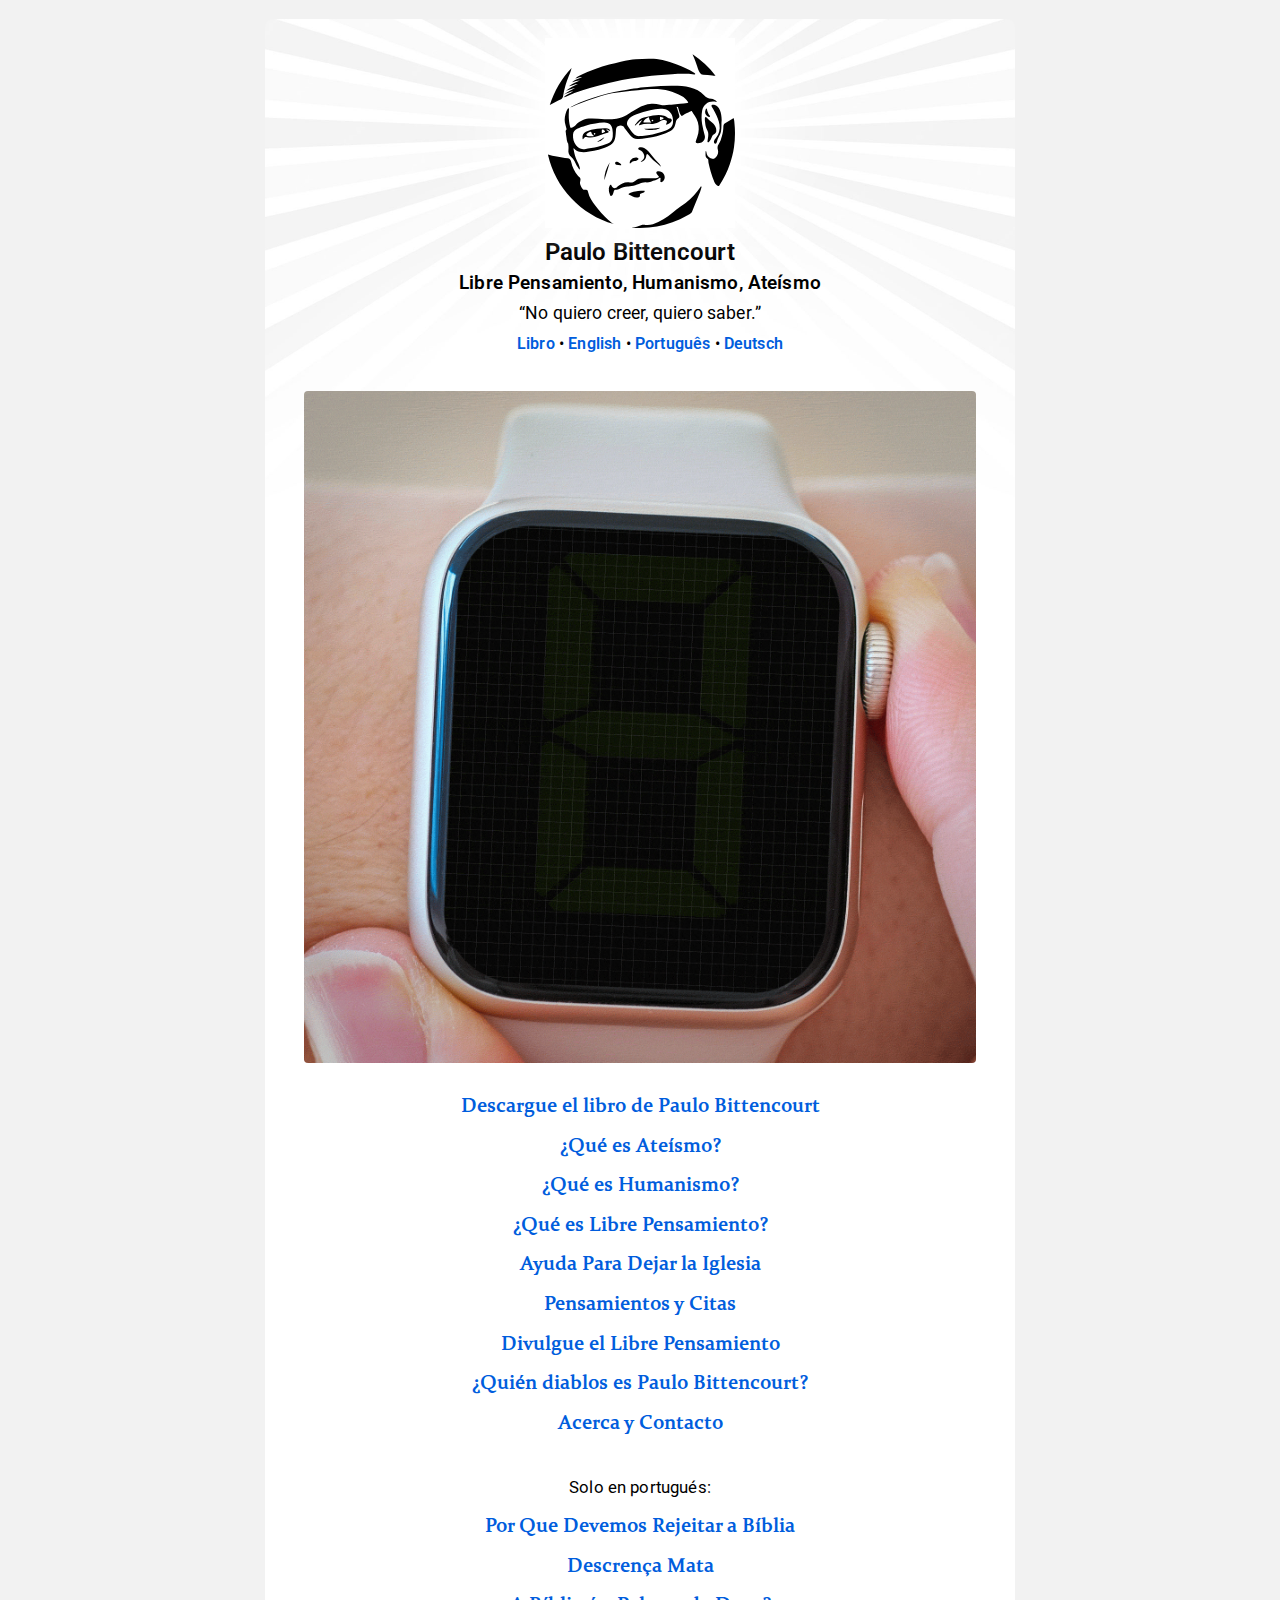
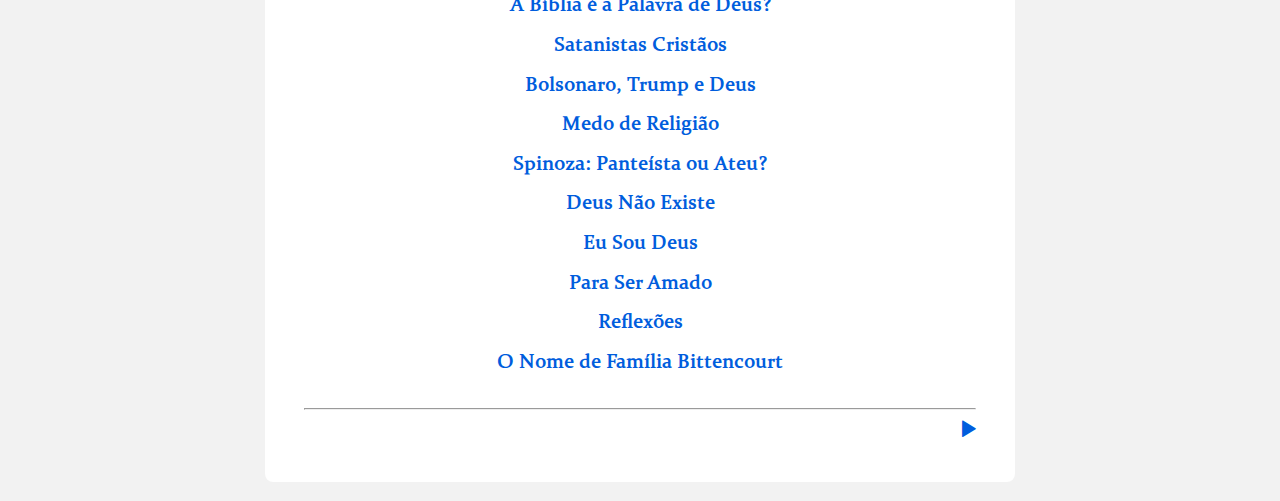
<file: index.html>
<!DOCTYPE html>
<html lang="es">
<head>
	<title>Libre Pensamiento, Humanismo y Ateísmo, de Paulo Bittencourt (Sitio Web Oficial)</title>
	<meta charset="UTF-8">
	<meta name="viewport" content="width=device-width, initial-scale=1">
	<link rel="icon" type="image/svg+xml" href="media/paulo-bittencourt.svg">
	<link rel="stylesheet" type="text/css" href="styles.css">
	<meta property="og:image" content="media/paulo-bittencourt-libre-pensamiento-humanismo-ateismo.gif">
	<meta name="google-site-verification" content="yeFklP5HEnrqGauMwb5aQuHV1PPrGzyFzeJeujNG9Pk">
</head>
<body>
<div class="container">
	<div class="header">
		<a href="/"><img class="logo" alt="Paulo Bitencourt, librepensador, humanista y ateísta" src="media/paulo-bittencourt.svg"></a>
		<h2>
			Paulo Bittencourt
		</h2>
		<h3>
			Libre Pensamiento, Humanismo, Ateísmo
		</h3>
		<h4>
			“No quiero creer, quiero saber.”
		</h4>
		<p class="top-links">
			<a href="libro">Libro</a> • <a href="https://atheism-bittencourt.github.io">English</a> • <a href="https://ateismo-bittencourt.github.io">Português</a> • <a href="https://atheismus-bittencourt.github.io">Deutsch</a>
		</p>
	</div>
	<div class="content center" style="margin-top: 32px">
		<img style="width: 100%; border-radius: 4px" src="media/paulo-bittencourt-libre-pensamiento-humanismo-ateismo.gif" alt="Libre Pensamiento, Humanismo y Ateísmo, de Paulo Bittencourt" />
		<div class="index-links">
			<h5>
				<a href="libro">Descargue el libro de Paulo Bittencourt</a>
			</h5>
			<h5>
				<a href="ateismo">¿Qué es Ateísmo?</a>
			</h5>
			<h5>
				<a href="humanismo">¿Qué es Humanismo?</a>
			</h5>
			<h5>
				<a href="libre-pensamiento">¿Qué es Libre Pensamiento?</a>
			</h5>
			<h5>
				<a href="trauma-religioso">Ayuda Para Dejar la Iglesia</a>
			</h5>
			<h5>
				<a href="citas">Pensamientos y Citas</a>
			</h5>
			<h5>
				<a href="librepensamiento">Divulgue el Libre Pensamiento</a>
			</h5>
			<h5>
				<a href="paulo-biografia">¿Quién diablos es Paulo Bittencourt?</a>
			</h5>
			<h5>
				<a href="contacto">Acerca y Contacto</a>
			</h5>
			<p class="roboto no-indent" style="margin-top: 37px">
				Solo en portugués:
			</p>
			<h5 style="margin-top: 13px">
				<a href="https://ateismo-bittencourt.github.io/humanista" target="_blank">Por Que Devemos Rejeitar a Bíblia</a>
			</h5>
			<h5>
				<a href="https://ateismo-bittencourt.github.io/ateismo-mata" target="_blank">Descrença Mata</a>
			</h5>
			<h5>
				<a href="https://ateismo-bittencourt.github.io/biblia" target="_blank">A Bíblia é a Palavra de Deus?</a>
			</h5>
			<h5>
				<a href="https://ateismo-bittencourt.github.io/satanistas" target="_blank">Satanistas Cristãos</a>
			</h5>
			<h5>
				<a href="https://ateismo-bittencourt.github.io/bolsonaro" target="_blank">Bolsonaro, Trump e Deus</a>
			</h5>
			<h5>
				<a href="https://ateismo-bittencourt.github.io/religiao" target="_blank">Medo de Religião</a>
			</h5>
			<h5>
				<a href="https://ateismo-bittencourt.github.io/spinoza" target="_blank">Spinoza: Panteísta ou Ateu?</a>
			</h5>
			<h5>
				<a href="https://ateismo-bittencourt.github.io/deus-existe" target="_blank">Deus Não Existe</a>
			</h5>
			<h5>
				<a href="https://ateismo-bittencourt.github.io/deus" target="_blank">Eu Sou Deus</a>
			</h5>
			<h5>
				<a href="https://ateismo-bittencourt.github.io/amor" target="_blank">Para Ser Amado</a>
			</h5>
			<h5>
				<a href="https://ateismo-bittencourt.github.io/reflexoes" target="_blank">Reflexões</a>
			</h5>
			<h5>
				<a href="https://ateismo-bittencourt.github.io/sobrenome" target="_blank">O Nome de Família Bittencourt</a>
			</h5>
		</div>
		<hr class="navigation-separator-no-languages" style="margin-top: 31px">
		<div class="navigation">
			<div>
			</div>
			<div>
			</div>
			<div style="text-align: right">
				<a href="libro">&#9654;&#xfe0e;</a>
			</div>
		</div>
	</div>
</div>
</body>
</html>
</file>
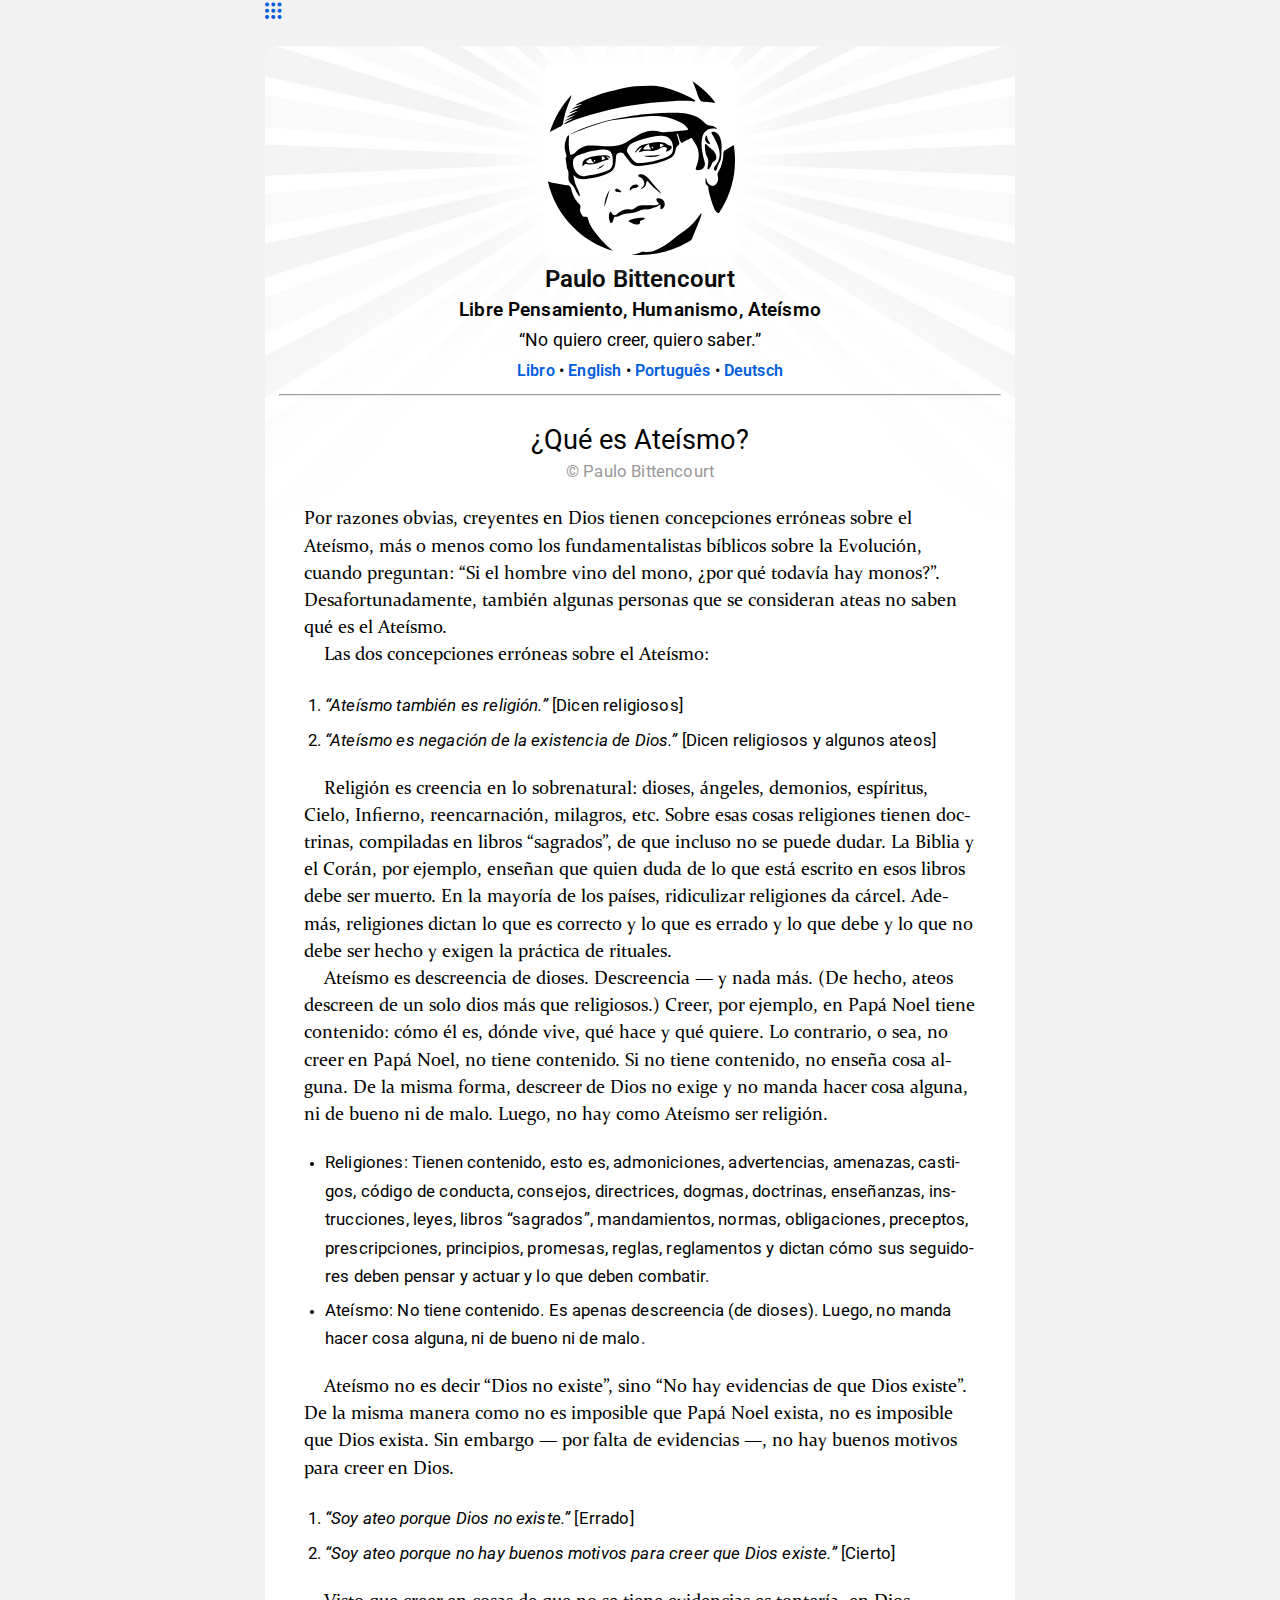
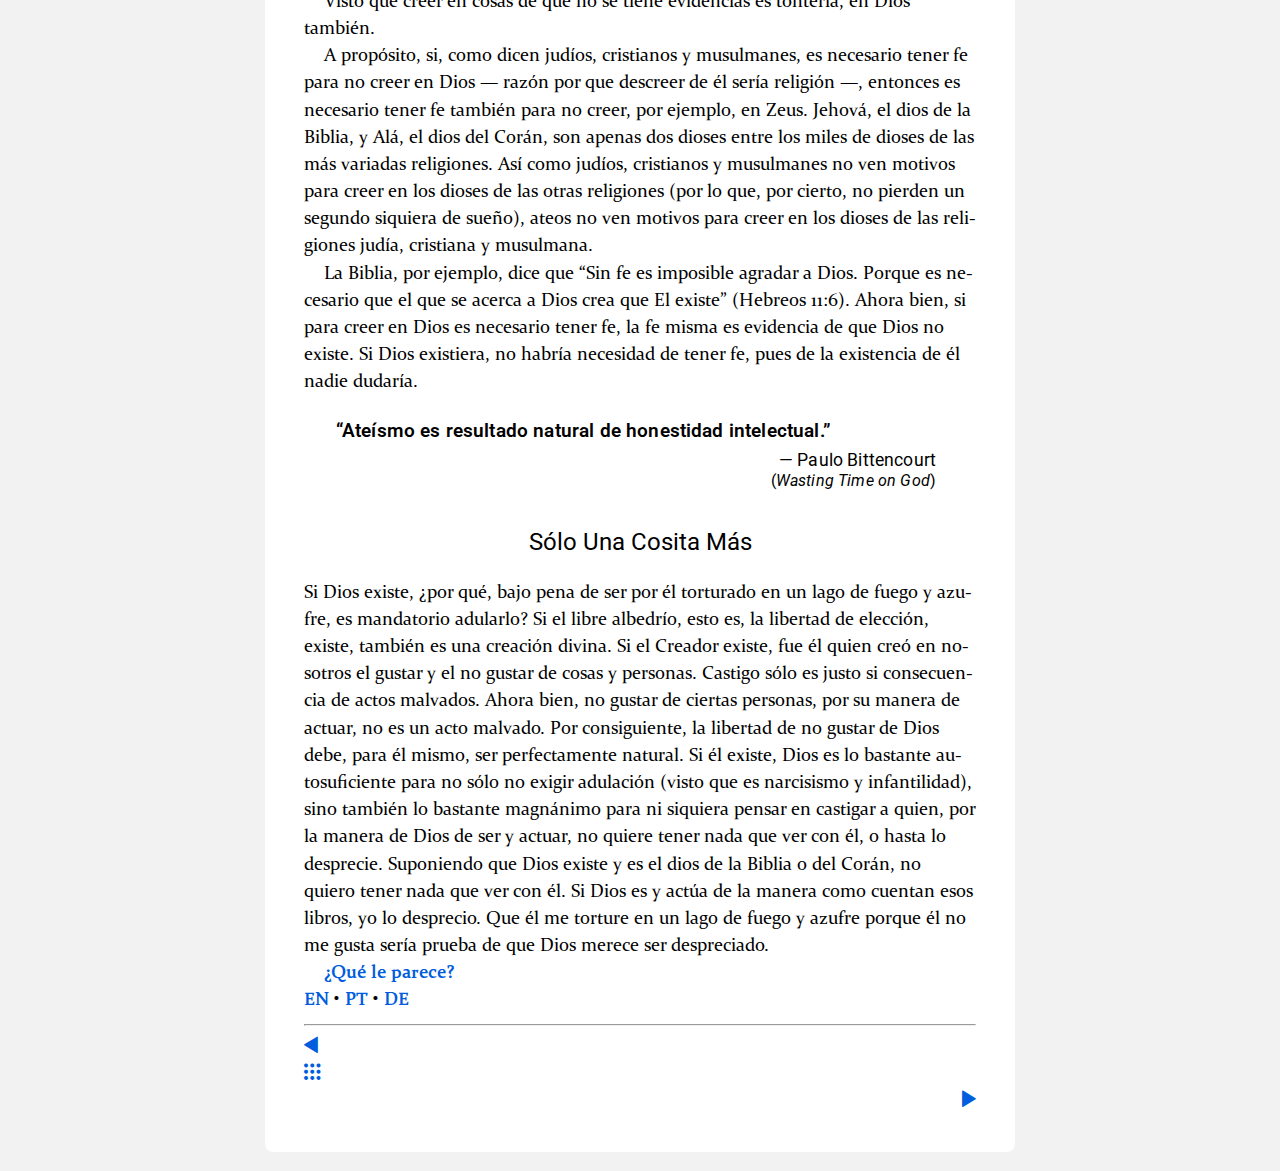
<file: ateismo.html>
<!DOCTYPE html>
<html lang="es">
<head>
	<title>Ateísmo Muy Bien Explicado — Libre Pensamiento y Humanismo, de Paulo Bittencourt</title>
	<meta charset="UTF-8">
	<meta name="viewport" content="width=device-width, initial-scale=1">
	<link rel="icon" type="image/svg+xml" href="media/paulo-bittencourt.svg">
	<link rel="stylesheet" type="text/css" href="styles.css">
</head>
<body>
<a class="navigation-button-top" href="/">&#9776;&#xfe0e;</a>
<div class="container">
	<div class="header">
		<a href="/"><img class="logo" alt="Paulo Bitencourt, librepensador, humanista y ateísta" src="media/paulo-bittencourt.svg"></a>
		<h2>
			Paulo Bittencourt
		</h2>
		<h3>
			Libre Pensamiento, Humanismo, Ateísmo
		</h3>
		<h4>
			“No quiero creer, quiero saber.”
		</h4>
		<p class="top-links">
			<a href="libro">Libro</a> • <a href="https://atheism-bittencourt.github.io">English</a> • <a href="https://ateismo-bittencourt.github.io">Português</a> • <a href="https://atheismus-bittencourt.github.io">Deutsch</a>
		</p>
		<hr class="header-separator">
	</div>
	<div class="content">
		<h1>
			¿Qué es Ateísmo?
		</h1>
		<p class="copyright">
			© Paulo Bittencourt
		</p>
		<p class="below-copyright">
			Por razones obvias, creyentes en Dios tienen concepciones erróneas sobre el Ateísmo, más o menos como los fundamentalistas bíblicos sobre la Evolución, cuando preguntan: “Si el hombre vino del mono, ¿por qué todavía hay monos?”. Desafortunadamente, también algunas personas que se consideran ateas no saben qué es el Ateísmo.
		</p>
		<p>
			Las dos concepciones erróneas sobre el Ateísmo:
		</p>
		<ol>
			<li><i>“Ateísmo también es religión.”</i> [Dicen religiosos]</li>
			<li><i>“Ateísmo es negación de la existencia de Dios.”</i> [Dicen religiosos y algunos ateos]</li>
		</ol>
		<p>
			Religión es creencia en lo sobrenatural: dioses, ángeles, demonios, espíritus, Cielo, Infierno, reencarnación, milagros, etc. Sobre esas cosas religiones tienen doctrinas, compiladas en libros “sagrados”, de que incluso no se puede dudar. La Biblia y el Corán, por ejemplo, enseñan que quien duda de lo que está escrito en esos libros debe ser muerto. En la mayoría de los países, ridiculizar religiones da cárcel. Además, religiones dictan lo que es correcto y lo que es errado y lo que debe y lo que no debe ser hecho y exigen la práctica de rituales.
		</p>
		<p>
			Ateísmo es descreencia de dioses. Descreencia — y nada más. (De hecho, ateos descreen de un solo dios más que religiosos.) Creer, por ejemplo, en Papá Noel tiene contenido: cómo él es, dónde vive, qué hace y qué quiere. Lo contrario, o sea, no creer en Papá Noel, no tiene contenido. Si no tiene contenido, no enseña cosa alguna. De la misma forma, descreer de Dios no exige y no manda hacer cosa alguna, ni de bueno ni de malo. Luego, no hay como Ateísmo ser religión.
		</p>
		<ul>
			<li>Religiones: Tienen contenido, esto es, admoniciones, advertencias, amenazas, castigos, código de conducta, consejos, directrices, dogmas, doctrinas, enseñanzas, instrucciones, leyes, libros “sagrados”, mandamientos, normas, obligaciones, preceptos, prescripciones, principios, promesas, reglas, reglamentos y dictan cómo sus seguidores deben pensar y actuar y lo que deben combatir.</li>
			<li>Ateísmo: No tiene contenido. Es apenas descreencia (de dioses). Luego, no manda hacer cosa alguna, ni de bueno ni de malo.</li>
		</ul>
		<p>
			Ateísmo no es decir “Dios no existe”, sino “No hay evidencias de que Dios existe”. De la misma manera como no es imposible que Papá Noel exista, no es imposible que Dios exista. Sin embargo — por falta de evidencias —, no hay buenos motivos para creer en Dios.
		</p>
		<ol>
			<li><i>“Soy ateo porque Dios no existe.”</i> [Errado]</li>
			<li><i>“Soy ateo porque no hay buenos motivos para creer que Dios existe.”</i> [Cierto]</li>
		</ol>
		<p>
			Visto que creer en cosas de que no se tiene evidencias es tontería, en Dios también.
		</p>
		<p>
			A propósito, si, como dicen judíos, cristianos y musulmanes, es necesario tener fe para no creer en Dios — razón por que descreer de él sería religión —, entonces es necesario tener fe también para no creer, por ejemplo, en Zeus. Jehová, el dios de la Biblia, y Alá, el dios del Corán, son apenas dos dioses entre los miles de dioses de las más variadas religiones. Así como judíos, cristianos y musulmanes no ven motivos para creer en los dioses de las otras religiones (por lo que, por cierto, no pierden un segundo siquiera de sueño), ateos no ven motivos para creer en los dioses de las religiones judía, cristiana y musulmana.
		</p>
		<p>
			La Biblia, por ejemplo, dice que “Sin fe es imposible agradar a Dios. Porque es necesario que el que se acerca a Dios crea que El existe” (Hebreos 11:6). Ahora bien, si para creer en Dios es necesario tener fe, la fe misma es evidencia de que Dios no existe. Si Dios existiera, no habría necesidad de tener fe, pues de la existencia de él nadie dudaría.
		</p>
		<blockquote class="quote">
			“Ateísmo es resultado natural de honestidad intelectual.”<cite><span class="quote-author">— Paulo Bittencourt</span><span class="quote-source">(<i>Wasting Time on God</i>)</span></cite>
		</blockquote>
		<h5>
			Sólo Una Cosita Más
		</h5>
		<p class="below-h5">
			Si Dios existe, ¿por qué, bajo pena de ser por él torturado en un lago de fuego y azufre, es mandatorio adularlo? Si el libre albedrío, esto es, la libertad de elección, existe, también es una creación divina. Si el Creador existe, fue él quien creó en nosotros el gustar y el no gustar de cosas y personas. Castigo sólo es justo si consecuencia de actos malvados. Ahora bien, no gustar de ciertas personas, por su manera de actuar, no es un acto malvado. Por consiguiente, la libertad de no gustar de Dios debe, para él mismo, ser perfectamente natural. Si él existe, Dios es lo bastante autosuficiente para no sólo no exigir adulación (visto que es narcisismo y infantilidad), sino también lo bastante magnánimo para ni siquiera pensar en castigar a quien, por la manera de Dios de ser y actuar, no quiere tener nada que ver con él, o hasta lo desprecie. Suponiendo que Dios existe y es el dios de la Biblia o del Corán, no quiero tener nada que ver con él. Si Dios es y actúa de la manera como cuentan esos libros, yo lo desprecio. Que él me torture en un lago de fuego y azufre porque él no me gusta sería prueba de que Dios merece ser despreciado.
		</p>
		<p class="languages">
			<a href="mailto:&#x6c;&#105;&#98;&#101;&#114;&#97;&#116;&#101;&#100;&#102;&#114;&#111;&#109;&#114;&#101;&#108;&#105;&#103;&#105;&#111;&#110;&commat;&#x67;&#x6d;&#x61;&#x69;&#x6c;&period;&#x63;&#x6f;&#x6d;?subject=Mi%20opinión">¿Qué le parece?</a><br>
			<a href="https://atheism-bittencourt.github.io/atheism">EN</a> • <a href="https://ateismo-bittencourt.github.io/ateismo">PT</a> • <a href="https://atheismus-bittencourt.github.io/atheismus">DE</a>
		</p>
		<hr class="navigation-separator">
		<div class="navigation">
			<div>
				<a href="libro">&#9664;&#xfe0e;</a>
			</div>
			<div style="margin: 0 auto">
				<a href="/">&#9776;&#xfe0e;</a>
			</div>
			<div style="text-align: right">
				<a href="humanismo">&#9654;&#xfe0e;</a>
			</div>
		</div>
	</div>
</div>
</body>
</html>
</file>
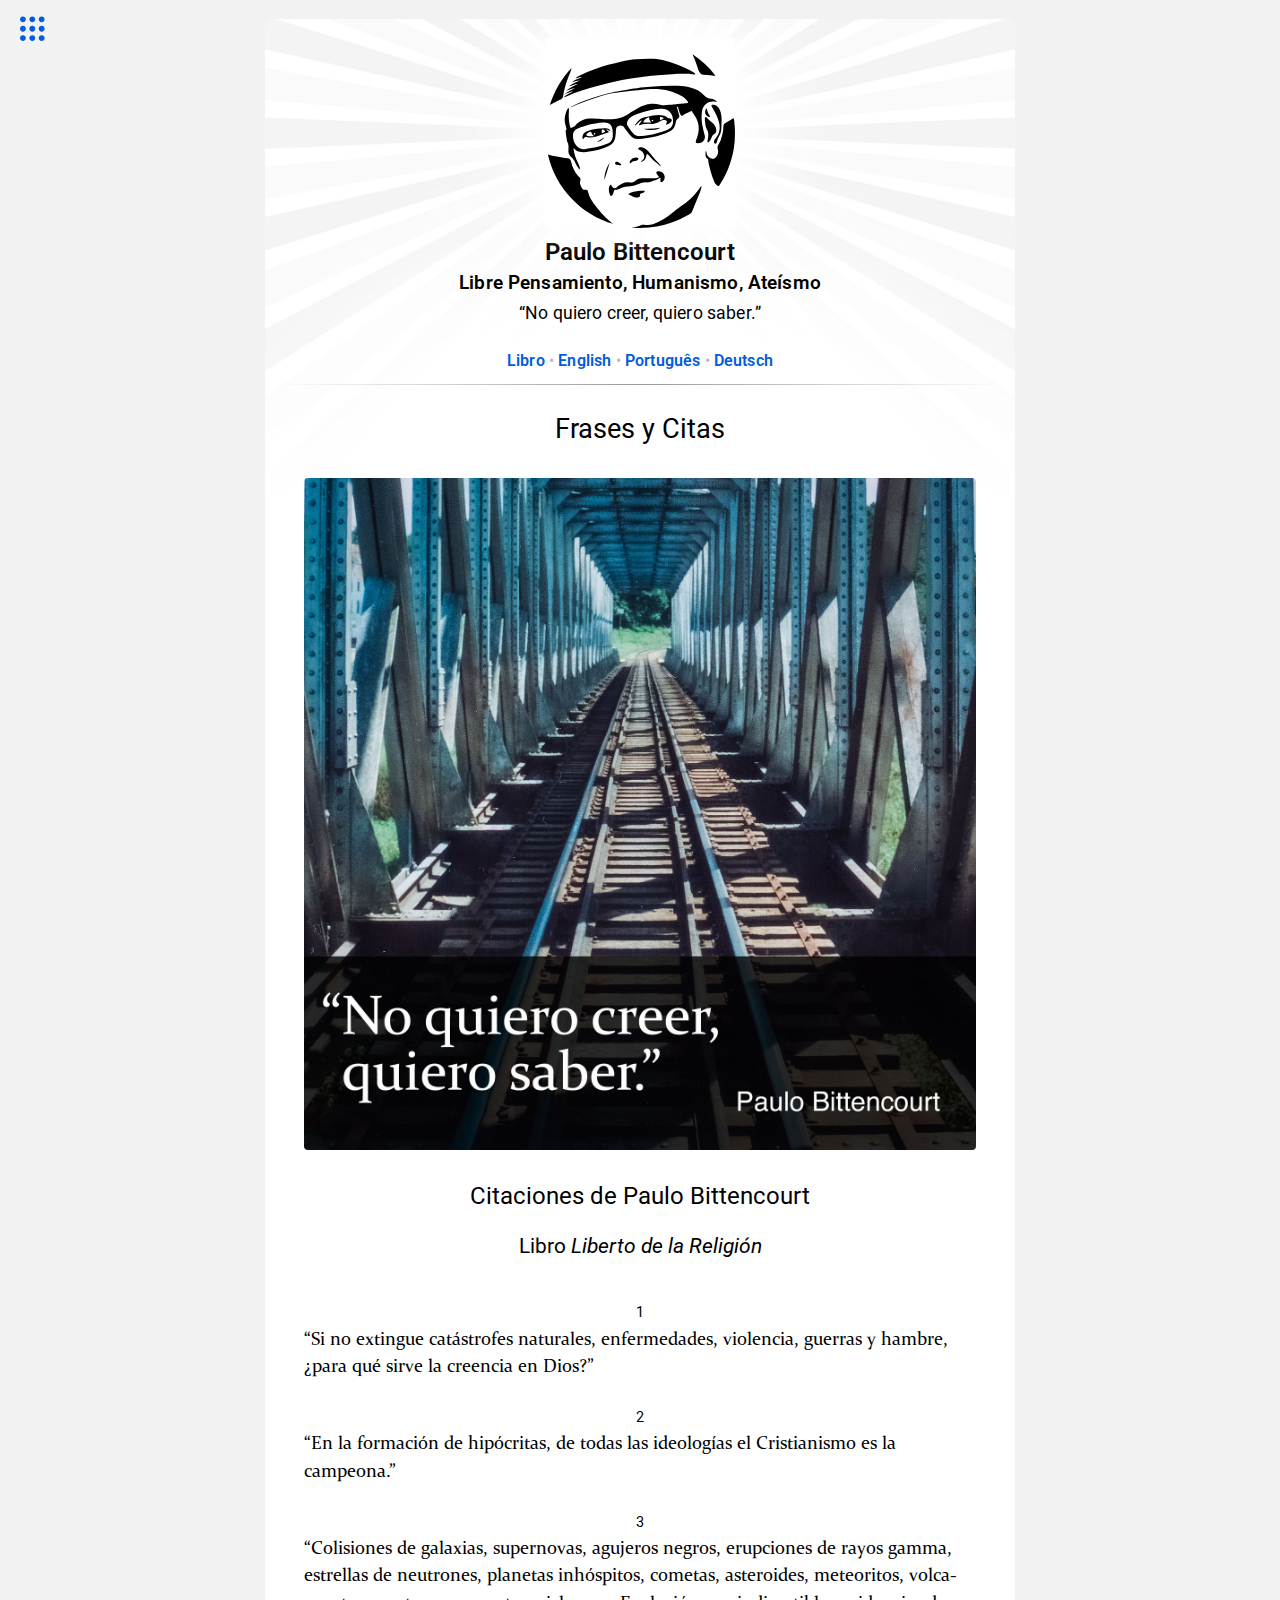
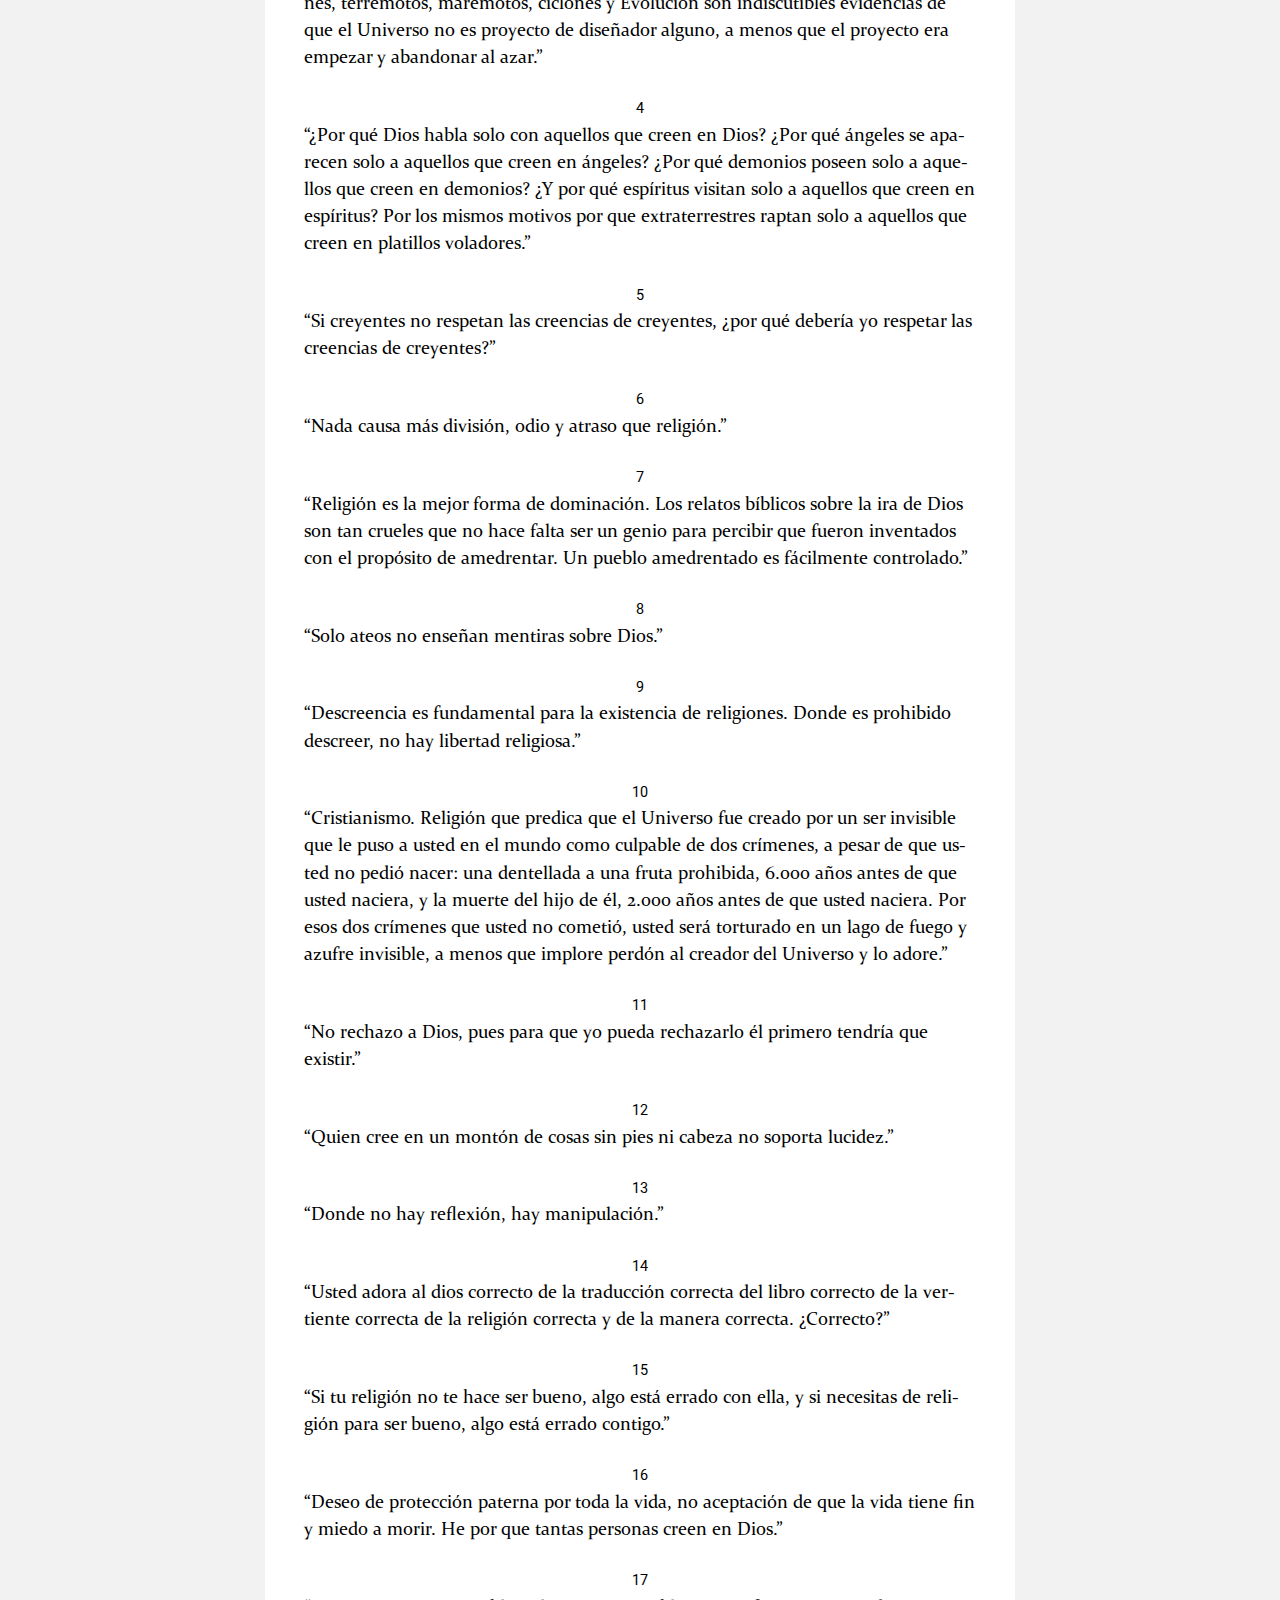
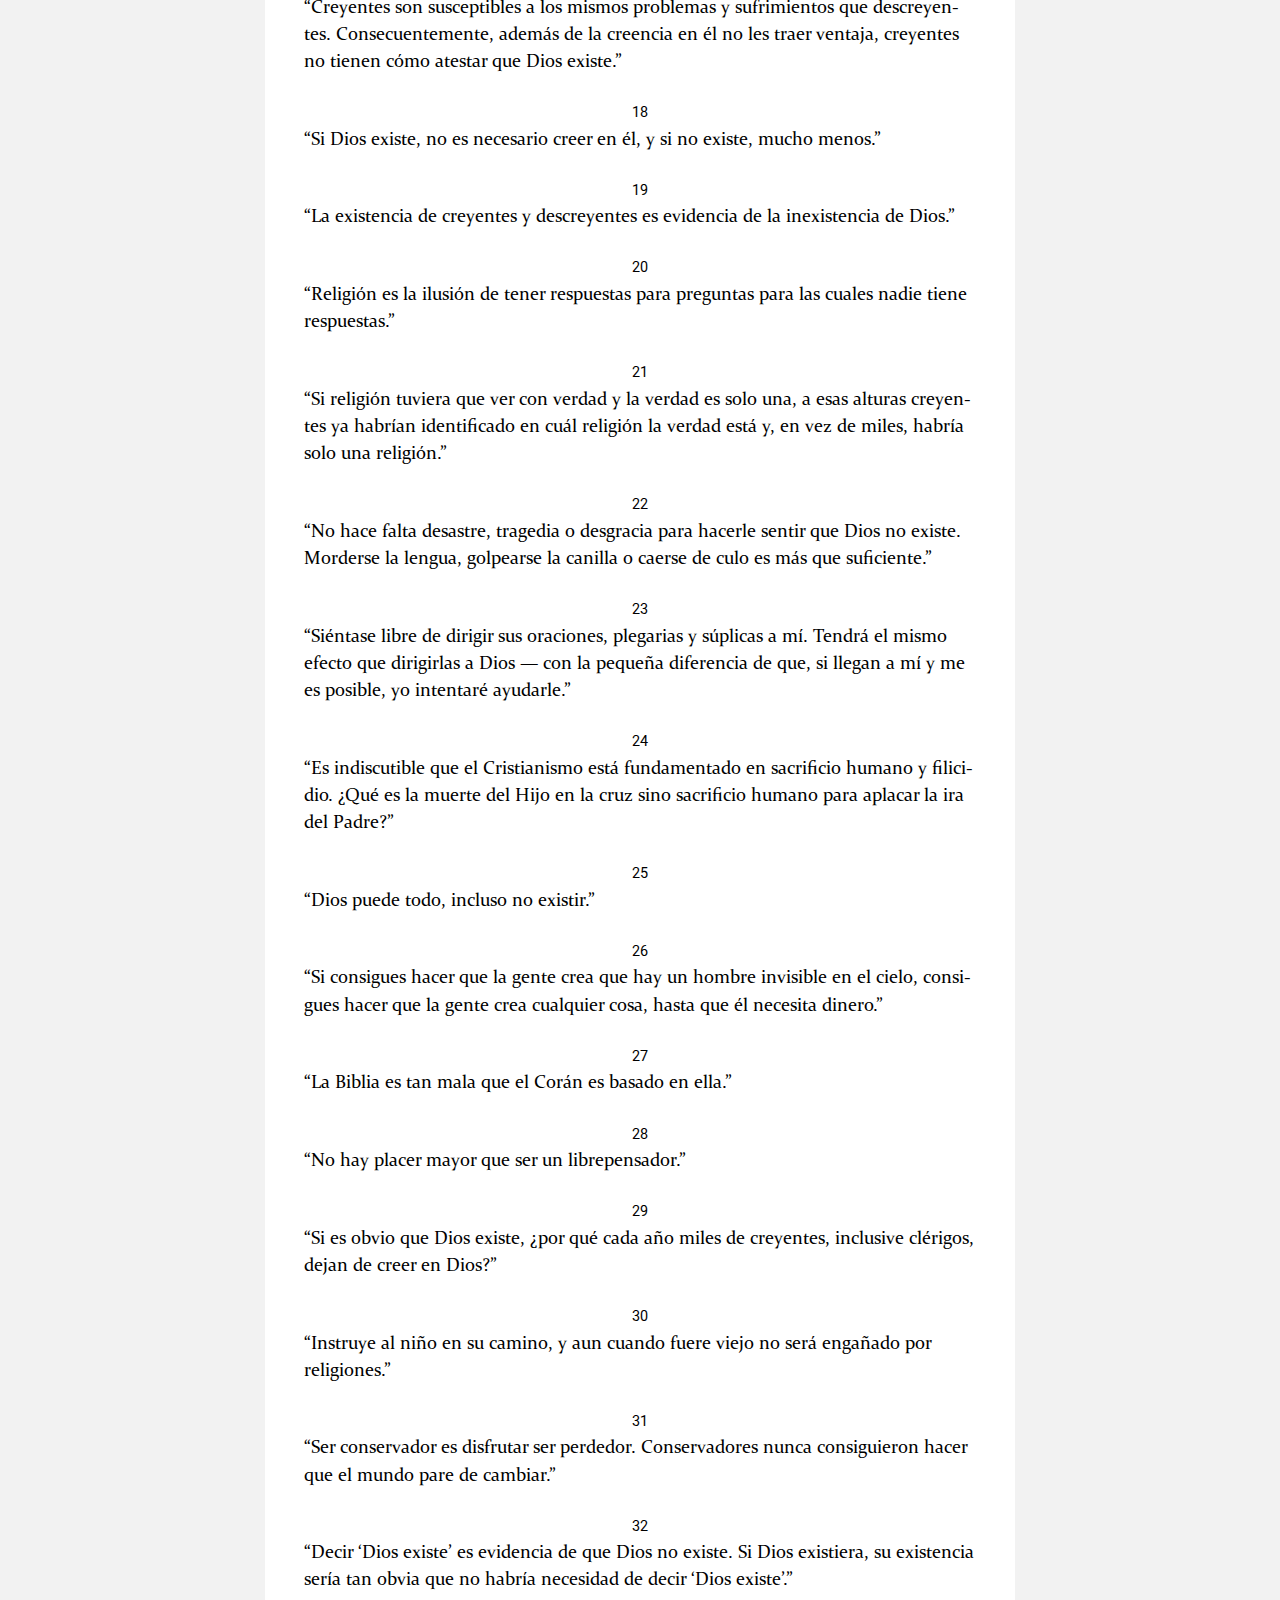
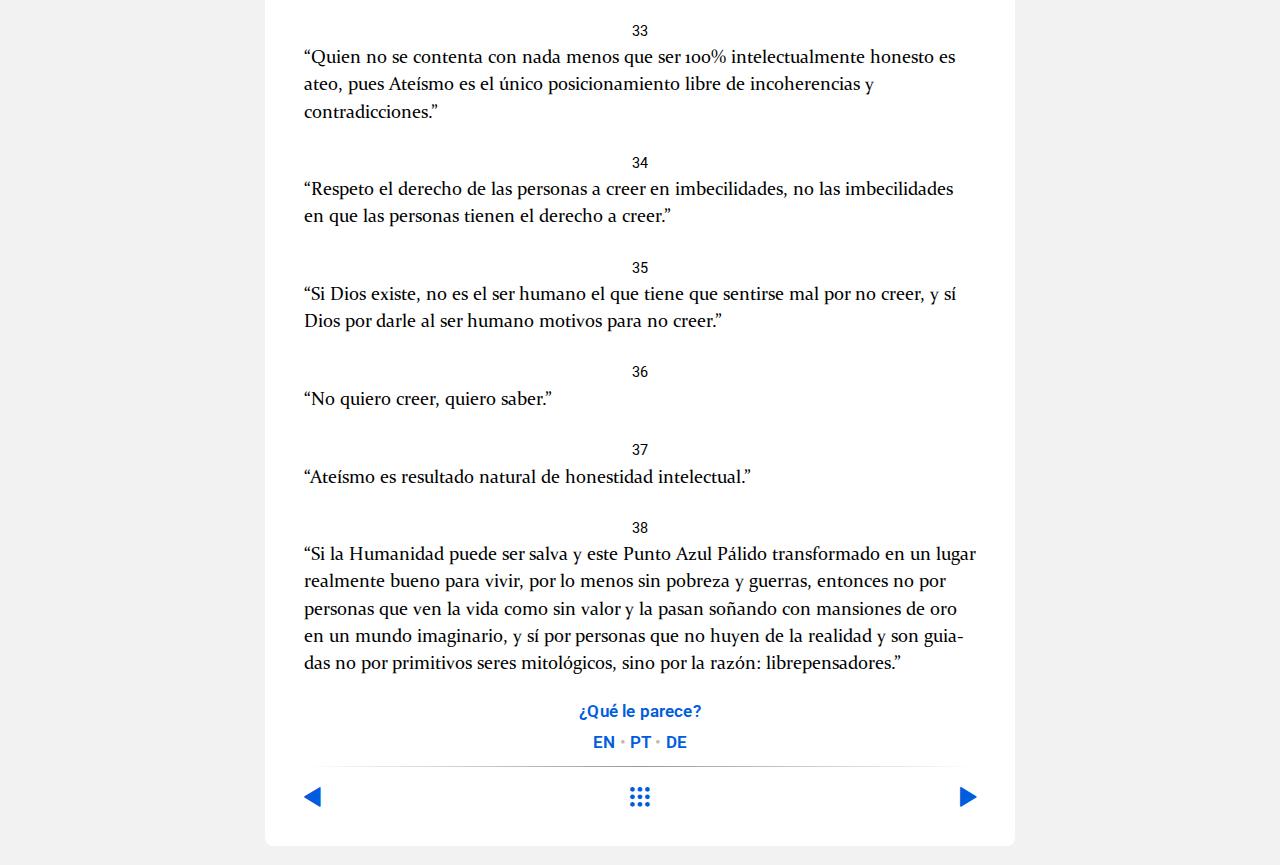
<file: citas.html>
<!DOCTYPE html>
<html lang="es">
<head>
	<title>Citaciones y Frases — Libre Pensamiento, Humanismo y Ateísmo, de Paulo Bittencourt</title>
	<meta charset="UTF-8">
	<meta name="viewport" content="width=device-width, initial-scale=1">
	<link rel="icon" type="image/svg+xml" href="media/paulo-bittencourt.svg">
	<link rel="stylesheet" type="text/css" href="styles.css">
	<meta property="og:image" content="media/paulo-bittencourt-frase-no-quiero-creer-quiero-saber.jpg">
</head>
<body>
<div class="navigation-top">
	<a href="/#index-links">&#9776;&#xfe0e;</a>
</div>
<div class="container">
	<div class="header">
		<a href="/"><img class="logo" alt="Paulo Bitencourt, librepensador, humanista y ateísta" src="media/paulo-bittencourt.svg"></a>
		<h2>
			Paulo Bittencourt
		</h2>
		<h3>
			Libre Pensamiento, Humanismo, Ateísmo
		</h3>
		<h4>
			“No quiero creer, quiero saber.”
		</h4>
		<p class="header-links">
			<a href="libro">Libro</a> • <a href="https://atheism-bittencourt.github.io">English</a> • <a href="https://ateismo-bittencourt.github.io">Português</a> • <a href="https://atheismus-bittencourt.github.io">Deutsch</a>
		</p>
		<hr class="separator-top">
	</div>
	<div class="content">
		<h1>
			Frases y Citas
		</h1>
		<img class="below-h1" alt="“No quiero creer, quiero saber.” (Frase de Paulo Bittencourt)" src="media/paulo-bittencourt-frase-no-quiero-creer-quiero-saber.jpg">
		<h5 style="margin-top: 21px">
			Citaciones de Paulo Bittencourt
		</h5>
		<h6 style="margin-top: 18px">
			Libro <i>Liberto de la Religión</i>
		</h6>
		<p class="quote-number" style="margin-top: 40px">
			1
		</p>
		<blockquote class="numbered-quotes">
			“Si no extingue catástrofes naturales, enfermedades, violencia, guerras y hambre, ¿para qué sirve la creencia en Dios?”
		</blockquote>
		<p class="quote-number">
			2
		</p>
		<blockquote class="numbered-quotes">
			“En la formación de hipócritas, de todas las ideologías el Cristianismo es la campeona.”
		</blockquote>
		<p class="quote-number">
			3
		</p>
		<blockquote class="numbered-quotes">
			“Colisiones de galaxias, supernovas, agujeros negros, erupciones de rayos gamma, estrellas de neutrones, planetas inhóspitos, cometas, asteroides, meteoritos, volcanes, terremotos, maremotos, ciclones y Evolución son indiscutibles evidencias de que el Universo no es proyecto de diseñador alguno, a menos que el proyecto era empezar y abandonar al azar.”
		</blockquote>
		<p class="quote-number">
			4
		</p>
		<blockquote class="numbered-quotes">
			“¿Por qué Dios habla solo con aquellos que creen en Dios? ¿Por qué ángeles se aparecen solo a aquellos que creen en ángeles? ¿Por qué demonios poseen solo a aquellos que creen en demonios? ¿Y por qué espíritus visitan solo a aquellos que creen en espíritus? Por los mismos motivos por que extraterrestres raptan solo a aquellos que creen en platillos voladores.”
		</blockquote>
		<p class="quote-number">
			5
		</p>
		<blockquote class="numbered-quotes">
			“Si creyentes no respetan las creencias de creyentes, ¿por qué debería yo respetar las creencias de creyentes?”
		</blockquote>
		<p class="quote-number">
			6
		</p>
		<blockquote class="numbered-quotes">
			“Nada causa más división, odio y atraso que religión.”
		</blockquote>
		<p class="quote-number">
			7
		</p>
		<blockquote class="numbered-quotes">
			“Religión es la mejor forma de dominación. Los relatos bíblicos sobre la ira de Dios son tan crueles que no hace falta ser un genio para percibir que fueron inventados con el propósito de amedrentar. Un pueblo amedrentado es fácilmente controlado.”
		</blockquote>
		<p class="quote-number">
			8
		</p>
		<blockquote class="numbered-quotes">
			“Solo ateos no enseñan mentiras sobre Dios.”
		</blockquote>
		<p class="quote-number">
			9
		</p>
		<blockquote class="numbered-quotes">
			“Descreencia es fundamental para la existencia de religiones. Donde es prohibido descreer, no hay libertad religiosa.”
		</blockquote>
		<p class="quote-number">
			10
		</p>
		<blockquote class="numbered-quotes">
			“Cristianismo. Religión que predica que el Universo fue creado por un ser invisible que le puso a usted en el mundo como culpable de dos crímenes, a pesar de que usted no pedió nacer: una dentellada a una fruta prohibida, 6.000 años antes de que usted naciera, y la muerte del hijo de él, 2.000 años antes de que usted naciera. Por esos dos crímenes que usted no cometió, usted será torturado en un lago de fuego y azufre invisible, a menos que implore perdón al creador del Universo y lo adore.”
		</blockquote>
		<p class="quote-number">
			11
		</p>
		<blockquote class="numbered-quotes">
			“No rechazo a Dios, pues para que yo pueda rechazarlo él primero tendría que existir.”
		</blockquote>
		<p class="quote-number">
			12
		</p>
		<blockquote class="numbered-quotes">
			“Quien cree en un montón de cosas sin pies ni cabeza no soporta lucidez.”
		</blockquote>
		<p class="quote-number">
			13
		</p>
		<blockquote class="numbered-quotes">
			“Donde no hay reflexión, hay manipulación.”
		</blockquote>
		<p class="quote-number">
			14
		</p>
		<blockquote class="numbered-quotes">
			“Usted adora al dios correcto de la traducción correcta del libro correcto de la vertiente correcta de la religión correcta y de la manera correcta. ¿Correcto?”
		</blockquote>
		<p class="quote-number">
			15
		</p>
		<blockquote class="numbered-quotes">
			“Si tu religión no te hace ser bueno, algo está errado con ella, y si necesitas de religión para ser bueno, algo está errado contigo.”
		</blockquote>
		<p class="quote-number">
			16
		</p>
		<blockquote class="numbered-quotes">
			“Deseo de protección paterna por toda la vida, no aceptación de que la vida tiene fin y miedo a morir. He por que tantas personas creen en Dios.”
		</blockquote>
		<p class="quote-number">
			17
		</p>
		<blockquote class="numbered-quotes">
			“Creyentes son susceptibles a los mismos problemas y sufrimientos que descreyentes. Consecuentemente, además de la creencia en él no les traer ventaja, creyentes no tienen cómo atestar que Dios existe.”
		</blockquote>
		<p class="quote-number">
			18
		</p>
		<blockquote class="numbered-quotes">
			“Si Dios existe, no es necesario creer en él, y si no existe, mucho menos.”
		</blockquote>
		<p class="quote-number">
			19
		</p>
		<blockquote class="numbered-quotes">
			“La existencia de creyentes y descreyentes es evidencia de la inexistencia de Dios.”
		</blockquote>
		<p class="quote-number">
			20
		</p>
		<blockquote class="numbered-quotes">
			“Religión es la ilusión de tener respuestas para preguntas para las cuales nadie tiene respuestas.”
		</blockquote>
		<p class="quote-number">
			21
		</p>
		<blockquote class="numbered-quotes">
			“Si religión tuviera que ver con verdad y la verdad es solo una, a esas alturas creyentes ya habrían identificado en cuál religión la verdad está y, en vez de miles, habría solo una religión.”
		</blockquote>
		<p class="quote-number">
			22
		</p>
		<blockquote class="numbered-quotes">
			“No hace falta desastre, tragedia o desgracia para hacerle sentir que Dios no existe. Morderse la lengua, golpearse la canilla o caerse de culo es más que suficiente.”
		</blockquote>
		<p class="quote-number">
			23
		</p>
		<blockquote class="numbered-quotes">
			“Siéntase libre de dirigir sus oraciones, plegarias y súplicas a mí. Tendrá el mismo efecto que dirigirlas a Dios — con la pequeña diferencia de que, si llegan a mí y me es posible, yo intentaré ayudarle.”
		</blockquote>
		<p class="quote-number">
			24
		</p>
		<blockquote class="numbered-quotes">
			“Es indiscutible que el Cristianismo está fundamentado en sacrificio humano y filicidio. ¿Qué es la muerte del Hijo en la cruz sino sacrificio humano para aplacar la ira del Padre?”
		</blockquote>
		<p class="quote-number">
			25
		</p>
		<blockquote class="numbered-quotes">
			“Dios puede todo, incluso no existir.”
		</blockquote>
		<p class="quote-number">
			26
		</p>
		<blockquote class="numbered-quotes">
			“Si consigues hacer que la gente crea que hay un hombre invisible en el cielo, consigues hacer que la gente crea cualquier cosa, hasta que él necesita dinero.”
		</blockquote>
		<p class="quote-number">
			27
		</p>
		<blockquote class="numbered-quotes">
			“La Biblia es tan mala que el Corán es basado en ella.”
		</blockquote>
		<p class="quote-number">
			28
		</p>
		<blockquote class="numbered-quotes">
			“No hay placer mayor que ser un librepensador.”
		</blockquote>
		<p class="quote-number">
			29
		</p>
		<blockquote class="numbered-quotes">
			“Si es obvio que Dios existe, ¿por qué cada año miles de creyentes, inclusive clérigos, dejan de creer en Dios?”
		</blockquote>
		<p class="quote-number">
			30
		</p>
		<blockquote class="numbered-quotes">
			“Instruye al niño en su camino, y aun cuando fuere viejo no será engañado por religiones.”
		</blockquote>
		<p class="quote-number">
			31
		</p>
		<blockquote class="numbered-quotes">
			“Ser conservador es disfrutar ser perdedor. Conservadores nunca consiguieron hacer que el mundo pare de cambiar.”
		</blockquote>
		<p class="quote-number">
			32
		</p>
		<blockquote class="numbered-quotes">
			“Decir ‘Dios existe’ es evidencia de que Dios no existe. Si Dios existiera, su existencia sería tan obvia que no habría necesidad de decir ‘Dios existe’.”
		</blockquote>
		<p class="quote-number">
			33
		</p>
		<blockquote class="numbered-quotes">
			“Quien no se contenta con nada menos que ser 100% intelectualmente honesto es ateo, pues Ateísmo es el único posicionamiento libre de incoherencias y contradicciones.”
		</blockquote>
		<p class="quote-number">
			34
		</p>
		<blockquote class="numbered-quotes">
			“Respeto el derecho de las personas a creer en imbecilidades, no las imbecilidades en que las personas tienen el derecho a creer.”
		</blockquote>
		<p class="quote-number">
			35
		</p>
		<blockquote class="numbered-quotes">
			“Si Dios existe, no es el ser humano el que tiene que sentirse mal por no creer, y sí Dios por darle al ser humano motivos para no creer.”
		</blockquote>
		<p class="quote-number">
			36
		</p>
		<blockquote class="numbered-quotes">
			“No quiero creer, quiero saber.”
		</blockquote>
		<p class="quote-number">
			37
		</p>
		<blockquote class="numbered-quotes">
			“Ateísmo es resultado natural de honestidad intelectual.”
		</blockquote>
		<p class="quote-number">
			38
		</p>
		<blockquote class="numbered-quotes">
			“Si la Humanidad puede ser salva y este Punto Azul Pálido transformado en un lugar realmente bueno para vivir, por lo menos sin pobreza y guerras, entonces no por personas que ven la vida como sin valor y la pasan soñando con mansiones de oro en un mundo imaginario, y sí por personas que no huyen de la realidad y son guiadas no por primitivos seres mitológicos, sino por la razón: librepensadores.”
		</blockquote>
		<p class="languages-links">
			<a href="https://forms.gle/d4V9zYBUD4Topdpa8" target="_blank">¿Qué le parece?</a><br>
			<a href="https://atheism-bittencourt.github.io/quotes">EN</a> • <a href="https://ateismo-bittencourt.github.io/frases">PT</a> • <a href="https://atheismus-bittencourt.github.io/zitate">DE</a>
		</p>
		<hr class="separator-bottom">
		<div class="navigation-bottom">
			<div class="navigation-bottom-arrows">
				<a href="trauma-religioso">&#9664;&#xfe0e;</a>
			</div>
			<div class="navigation-bottom-button">
				<a href="/#index-links">&#9776;&#xfe0e;</a>
			</div>
			<div class="navigation-bottom-arrows" style="text-align: right">
				<a href="librepensamiento">&#9654;&#xfe0e;</a>
			</div>
		</div>
	</div>
</div>
</body>
</html>
</file>
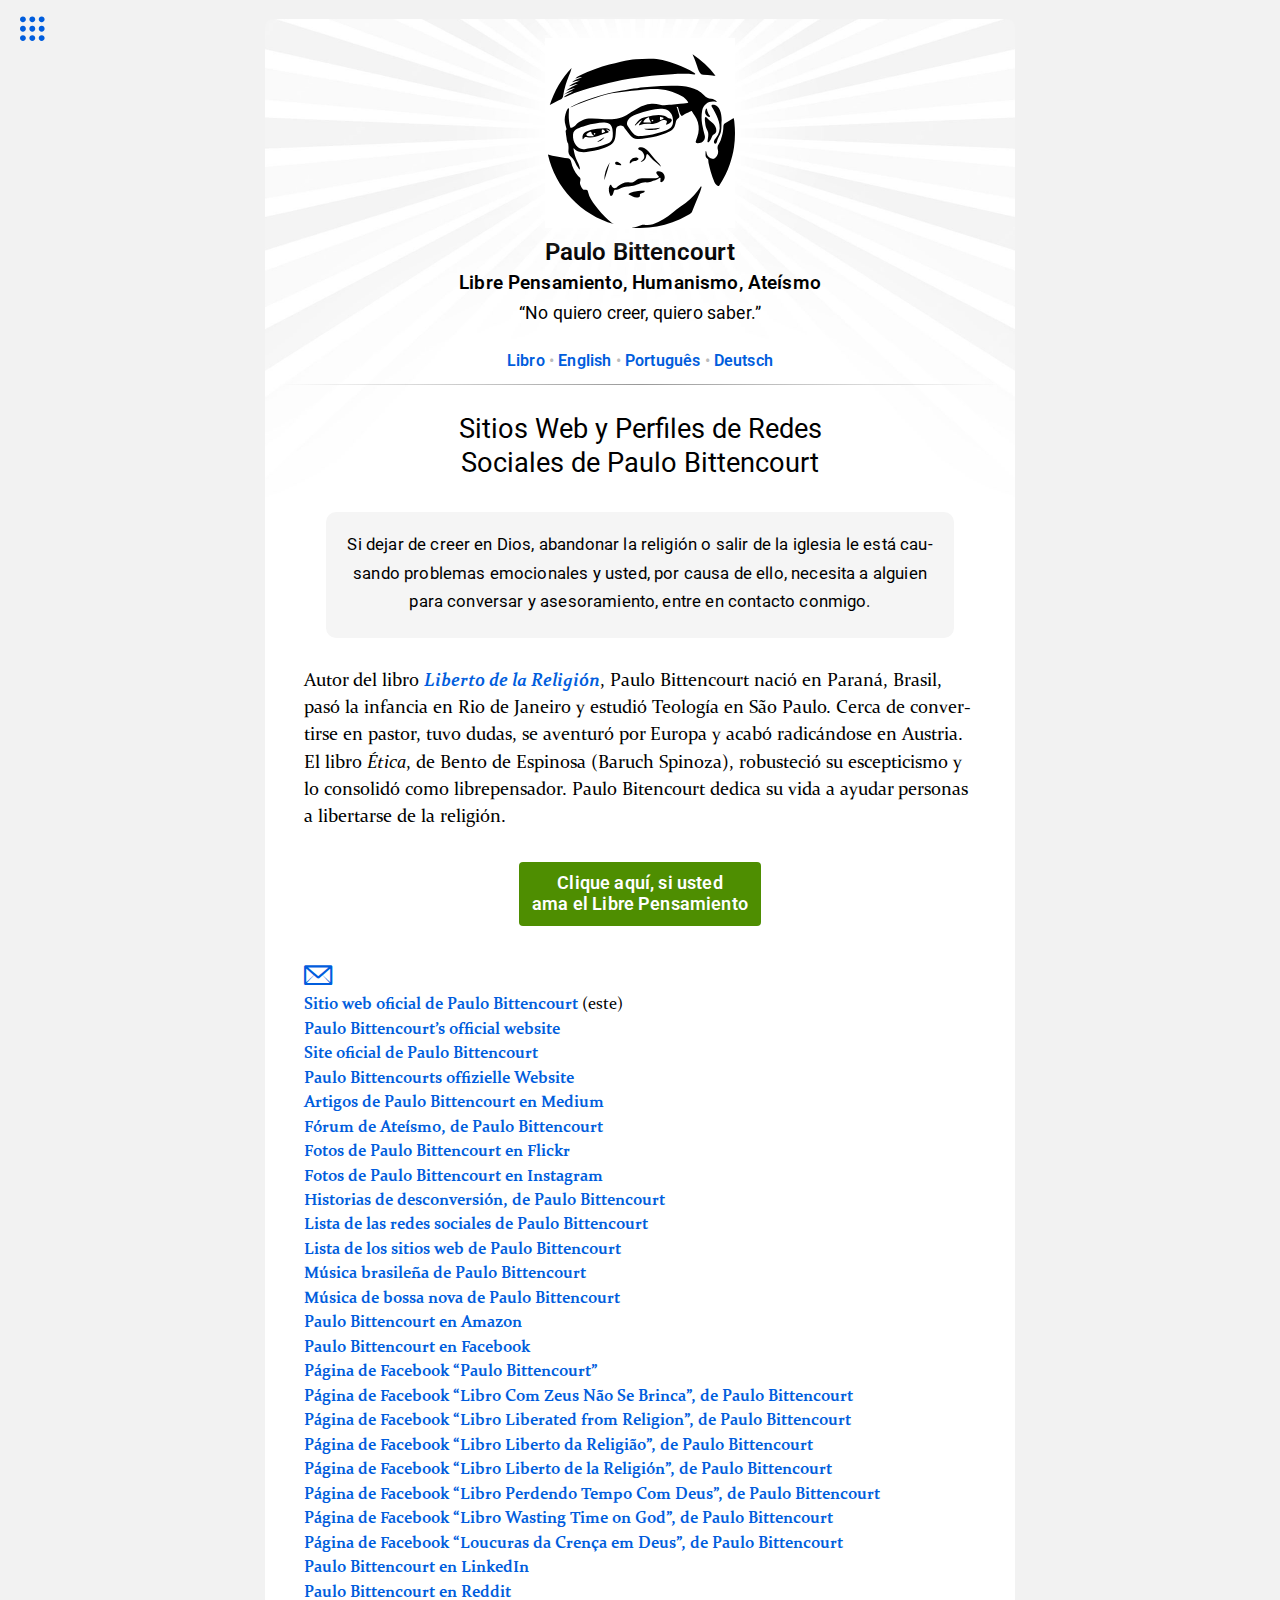
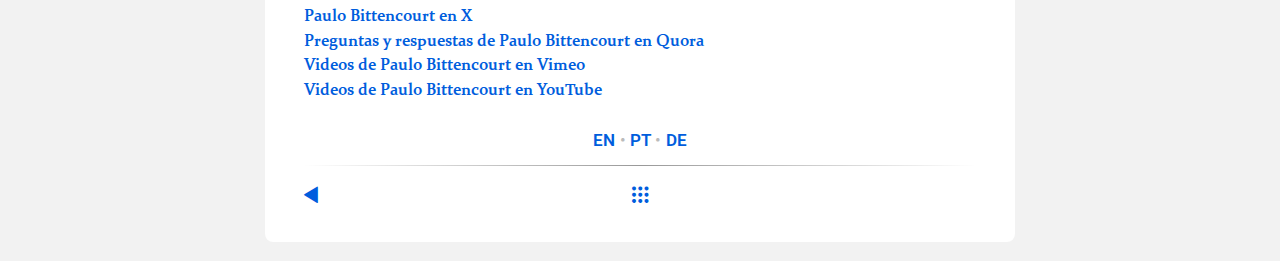
<file: contacto.html>
<!DOCTYPE html>
<html lang="es">
<head>
	<title>Sitios Web y Perfiles de Redes Sociales de Paulo Bittencourt — Libre Pensamiento, Humanismo y Ateísmo</title>
	<meta charset="UTF-8">
	<meta name="viewport" content="width=device-width, initial-scale=1">
	<link rel="icon" type="image/svg+xml" href="media/paulo-bittencourt.svg">
	<link rel="stylesheet" type="text/css" href="styles.css">
</head>
<body>
<div class="navigation-top">
	<a href="/">&#9776;&#xfe0e;</a>
</div>
<div class="container">
	<div class="header">
		<a href="/"><img class="logo" alt="Paulo Bitencourt, librepensador, humanista y ateísta" src="media/paulo-bittencourt.svg"></a>
		<h2>
			Paulo Bittencourt
		</h2>
		<h3>
			Libre Pensamiento, Humanismo, Ateísmo
		</h3>
		<h4>
			“No quiero creer, quiero saber.”
		</h4>
		<p class="header-links">
			<a href="libro">Libro</a> • <a href="https://atheism-bittencourt.github.io">English</a> • <a href="https://ateismo-bittencourt.github.io">Português</a> • <a href="https://atheismus-bittencourt.github.io">Deutsch</a>
		</p>
		<hr class="separator-top">
	</div>
	<div class="content">
		<h1>
			Sitios Web y Perfiles de Redes Sociales de Paulo Bittencourt
		</h1>
		<p class="counseling">
			Si dejar de creer en Dios, abandonar la religión o salir de la iglesia le está causando problemas emocionales y usted, por causa de ello, necesita a alguien para conversar y asesoramiento, entre en contacto conmigo.
		</p>
		<p class="no-indent" style="margin-top: 31px">
			Autor del libro <a href="libro"><i>Liberto de la Religión</i></a>, Paulo Bittencourt nació en Paraná, Brasil, pasó la infancia en Rio de Janeiro y estudió Teología en São Paulo. Cerca de convertirse en pastor, tuvo dudas, se aventuró por Europa y acabó radicándose en Austria. El libro <i>Ética</i>, de Bento de Espinosa (Baruch Spinoza), robusteció su escepticismo y lo consolidó como librepensador. Paulo Bitencourt dedica su vida a ayudar personas a libertarse de la religión.
		</p>
		<div class="center" style="margin-top: 30px">
			<a href="https://www.paypal.com/donate?hosted_button_id=F2TBGEFA7CAHW" target="_blank"><span class="green-button">Clique aquí, si usted<br>
			ama el Libre Pensamiento</span></a>
		</div>
		<div class="contact-links">
			<p style="font-size: 1.5rem; line-height: 1.2">
				<a href="mailto:&#x6c;&#105;&#98;&#101;&#114;&#97;&#116;&#101;&#100;&#102;&#114;&#111;&#109;&#114;&#101;&#108;&#105;&#103;&#105;&#111;&#110;&commat;&#x67;&#x6d;&#x61;&#x69;&#x6c;&period;&#x63;&#x6f;&#x6d;?subject=Contacto">&#9993;</a>
			</p>
			<p>
				<a href="/">Sitio web oficial de Paulo Bittencourt</a> (este)
			</p>
			<p>
				<a target="_blank" href="https://atheism-bittencourt.github.io/contact">Paulo Bittencourt’s official website</a>
			</p>
			<p>
				<a target="_blank" href="https://ateismo-bittencourt.github.io/contato">Site oficial de Paulo Bittencourt</a>
			</p>
			<p>
				<a target="_blank" href="https://atheismus-bittencourt.github.io/kontakt">Paulo Bittencourts offizielle Website</a>
			</p>
			<p>
				<a target="_blank" href="https://medium.com/@free.thinker/about">Artigos de Paulo Bittencourt en Medium</a>
			</p>
			<p>
				<a target="_blank" href="https://www.reddit.com/r/Atheism_Uncensored/">Fórum de Ateísmo, de Paulo Bittencourt</a>
			</p>
			<p>
				<a target="_blank" href="https://flickr.com/photos/paulobitencourt/">Fotos de Paulo Bittencourt en Flickr</a>
			</p>
			<p>
				<a target="_blank" href="https://www.instagram.com/Freethinker_Atheist/">Fotos de Paulo Bittencourt en Instagram</a>
			</p>
			<p>
				<a target="_blank" href="https://free-from-religion.github.io">Historias de desconversión, de Paulo Bittencourt</a>
			</p>
			<p>
				<a target="_blank" href="https://linktr.ee/freethought_bitencourt">Lista de las redes sociales de Paulo Bittencourt</a>
			</p>
			<p>
				<a target="_blank" href="https://bit.ly/m/Bitencourt">Lista de los sitios web de Paulo Bittencourt</a>
			</p>
			<p>
				<a target="_blank" href="https://soundcloud.com/bossa_nova">Música brasileña de Paulo Bittencourt</a>
			</p>
			<p>
				<a target="_blank" href="https://bossa-nova.bandcamp.com">Música de bossa nova de Paulo Bittencourt</a>
			</p>
			<p>
				<a target="_blank" href="https://www.amazon.com.br/Paulo-Bitencourt/e/B01F2FYCXI">Paulo Bittencourt en Amazon</a>
			</p>
			<p>
				<a target="_blank" href="https://www.facebook.com/PauloBitencourt/">Paulo Bittencourt en Facebook</a>
			</p>
			<p>
				<a target="_blank" href="https://www.facebook.com/PauloRobertoDePaulaBitencourt/">Página de Facebook “Paulo Bittencourt”</a>
			</p>
			<p>
				<a target="_blank" href="https://www.facebook.com/ComZeusNaoSeBrinca/">Página de Facebook “Libro Com Zeus Não Se Brinca”, de Paulo Bittencourt</a>
			</p>
			<p>
				<a target="_blank" href="https://www.facebook.com/BookLiberatedFromReligion/">Página de Facebook “Libro Liberated from Religion”, de Paulo Bittencourt</a>
			</p>
			<p>
				<a target="_blank" href="https://www.facebook.com/LibertoReligiao/">Página de Facebook “Libro Liberto da Religião”, de Paulo Bittencourt</a>
			</p>
			<p>
				<a target="_blank" href="https://www.facebook.com/LibertoDeLaReligion/">Página de Facebook “Libro Liberto de la Religión”, de Paulo Bittencourt</a>
			</p>
			<p>
				<a target="_blank" href="https://www.facebook.com/PerdendoTempoComDeus/">Página de Facebook “Libro Perdendo Tempo Com Deus”, de Paulo Bittencourt</a>
			</p>
			<p>
				<a target="_blank" href="https://www.facebook.com/WastingTimeOnGod/">Página de Facebook “Libro Wasting Time on God”, de Paulo Bittencourt</a>
			</p>
			<p>
				<a target="_blank" href="https://www.facebook.com/LoucurasDaCrencaEmDeus/">Página de Facebook “Loucuras da Crença em Deus”, de Paulo Bittencourt</a>
			</p>
			<p>
				<a target="_blank" href="https://www.linkedin.com/in/paulo-bitencourt/">Paulo Bittencourt en LinkedIn</a>
			</p>
			<p>
				<a target="_blank" href="https://www.reddit.com/r/Paulo_Bittencourt/">Paulo Bittencourt en Reddit</a>
			</p>
			<p>
				<a target="_blank" href="https://x.com/Thinker_Atheist">Paulo Bittencourt en X</a>
			</p>
			<p>
				<a target="_blank" href="https://www.quora.com/profile/Paulo-Bittencourt-11">Preguntas y respuestas de Paulo Bittencourt en Quora</a>
			</p>
			<p>
				<a target="_blank" href="https://vimeo.com/bitencourt">Videos de Paulo Bittencourt en Vimeo</a>
			</p>
			<p>
				<a target="_blank" href="https://www.youtube.com/channel/UCm-TBkSVPkaLnF3mm_CZbpw">Videos de Paulo Bittencourt en YouTube</a>
			</p>
		</div>
		<p class="languages-links" style="margin-top: -4px">
			<a href="https://atheism-bittencourt.github.io/contact">EN</a> • <a href="https://ateismo-bittencourt.github.io/contato">PT</a> • <a href="https://atheismus-bittencourt.github.io/kontakt">DE</a>
		</p>
		<hr class="separator-bottom">
		<div class="navigation-bottom">
			<div>
				<a href="paulo-biografia">&#9664;&#xfe0e;</a>
			</div>
			<div style="margin: 0 auto">
				<a href="/">&#9776;&#xfe0e;</a>
			</div>
			<div>
			</div>
		</div>
	</div>
</div>
</body>
</html>
</file>
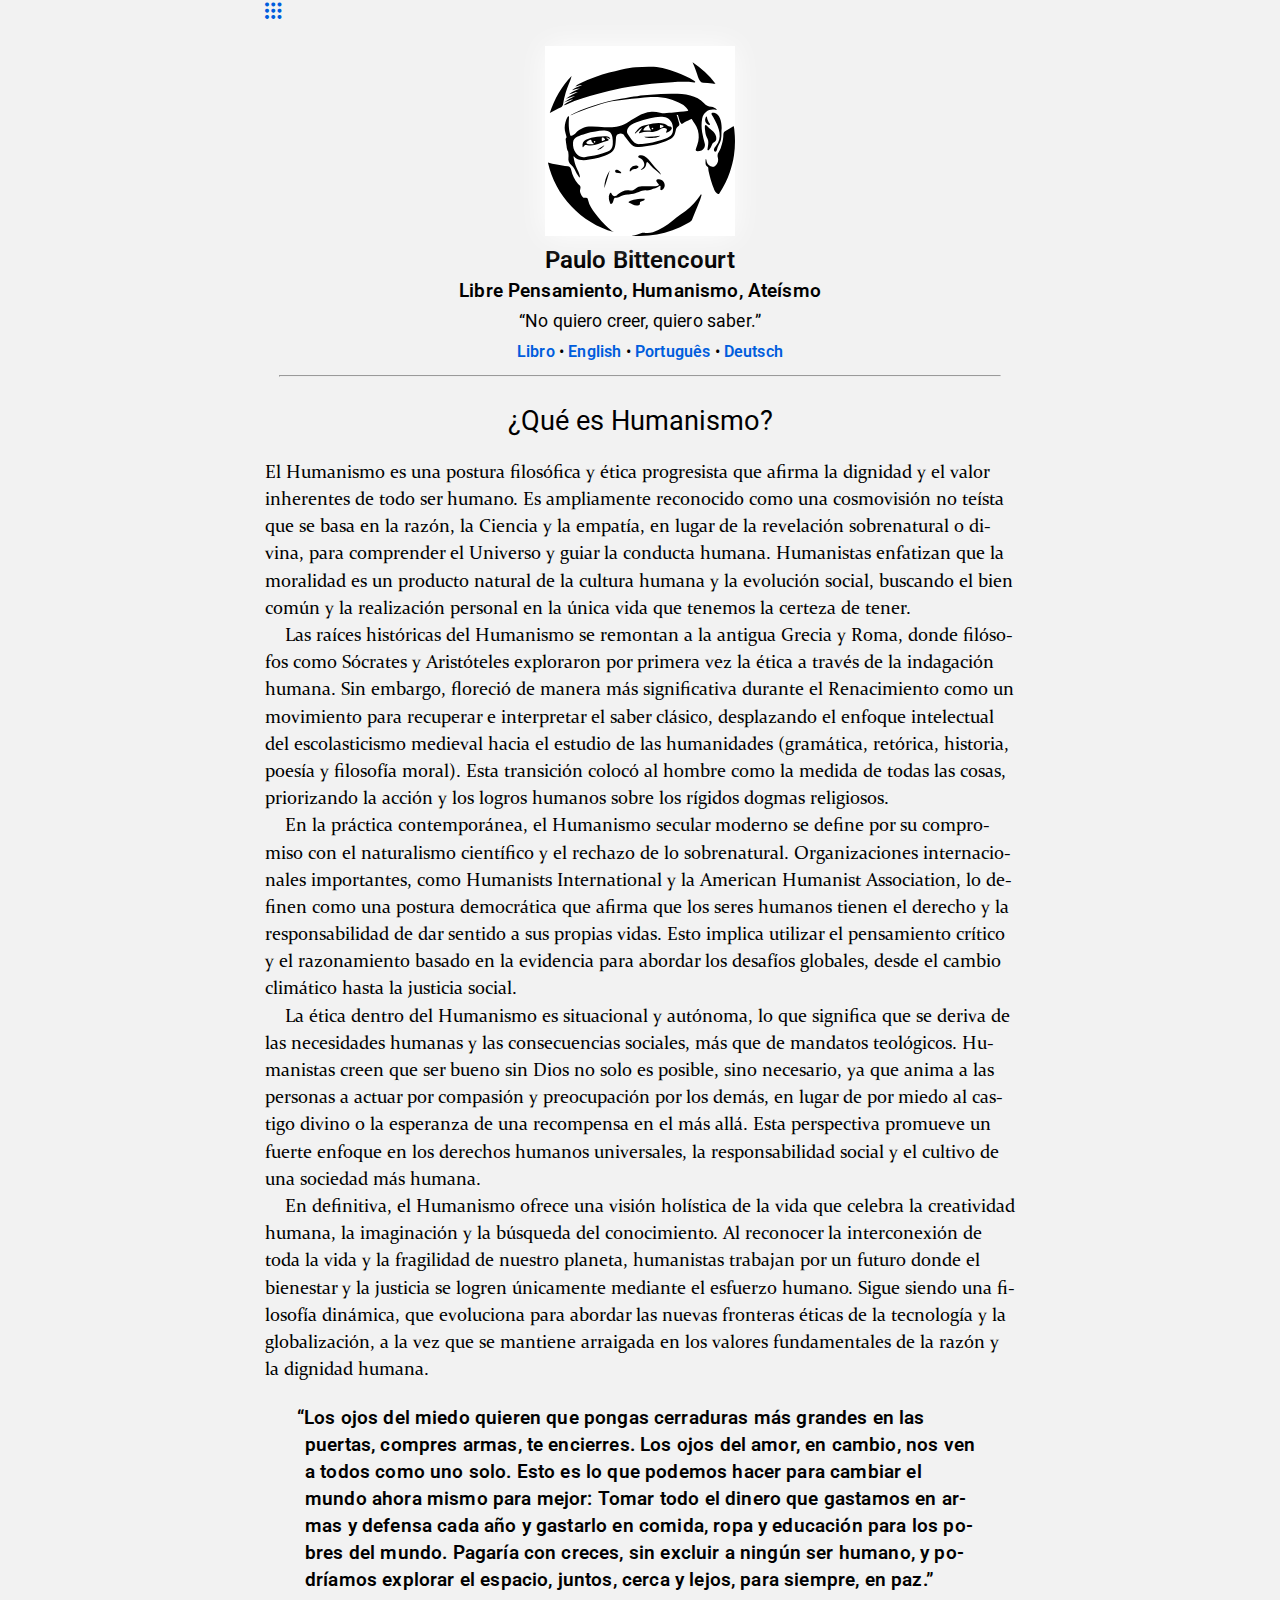
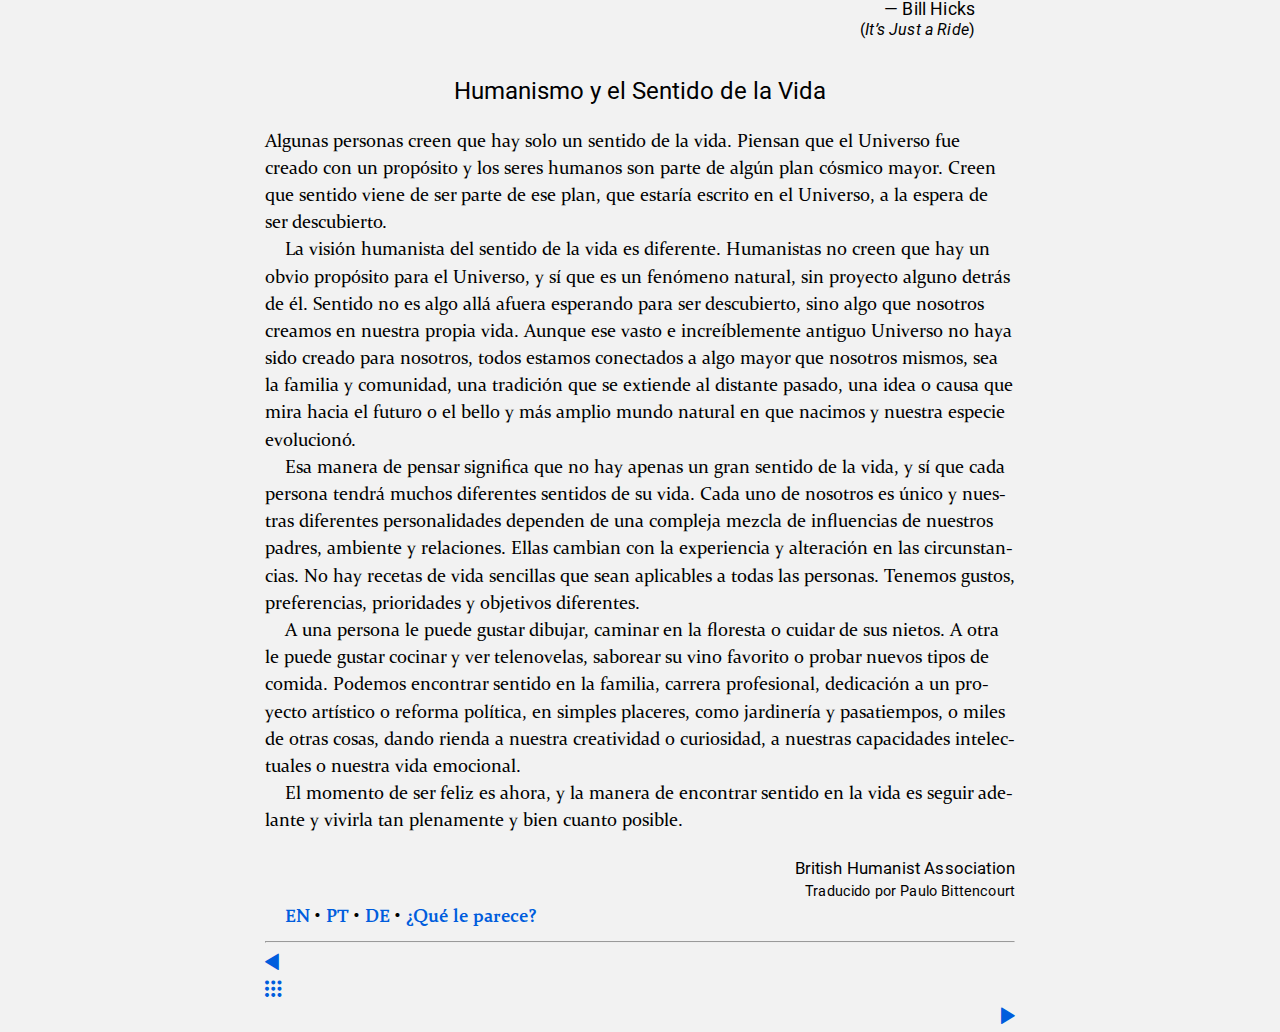
<file: humanismo.html>
<!DOCTYPE html>
<html lang="es">
<head>
	<title>Humanismo Muy Bien Explicado — Libre Pensamiento y Ateísmo, de Paulo Bittencourt</title>
	<meta charset="UTF-8">
	<meta name="viewport" content="width=device-width, initial-scale=1">
	<link rel="icon" type="image/svg+xml" href="media/paulo-bittencourt.svg">
	<link rel="stylesheet" type="text/css" href="styles.css">
</head>
<body>
<a class="navigation-button-top-left" href="/">&#9776;&#xfe0e;</a>
<div class="wrapper">
	<div class="header">
		<a href="/"><img class="logo" alt="Paulo Bitencourt, librepensador, humanista y ateísta" src="media/paulo-bittencourt.svg"></a>
		<h2>
			Paulo Bittencourt
		</h2>
		<h3>
			Libre Pensamiento, Humanismo, Ateísmo
		</h3>
		<h4>
			“No quiero creer, quiero saber.”
		</h4>
		<p class="top-links">
			<a href="libro">Libro</a> • <a href="https://atheism-bittencourt.github.io">English</a> • <a href="https://ateismo-bittencourt.github.io">Português</a> • <a href="https://atheismus-bittencourt.github.io">Deutsch</a>
		</p>
		<hr class="header-separator">
	</div>
	<div class="main-div">
		<h1>
			¿Qué es Humanismo?
		</h1>
		<p class="below-h1">
			El Humanismo es una postura filosófica y ética progresista que afirma la dignidad y el valor inherentes de todo ser humano. Es ampliamente reconocido como una cosmovisión no teísta que se basa en la razón, la Ciencia y la empatía, en lugar de la revelación sobrenatural o divina, para comprender el Universo y guiar la conducta humana. Humanistas enfatizan que la moralidad es un producto natural de la cultura humana y la evolución social, buscando el bien común y la realización personal en la única vida que tenemos la certeza de tener.
		</p>
		<p>
			Las raíces históricas del Humanismo se remontan a la antigua Grecia y Roma, donde filósofos como Sócrates y Aristóteles exploraron por primera vez la ética a través de la indagación humana. Sin embargo, floreció de manera más significativa durante el Renacimiento como un movimiento para recuperar e interpretar el saber clásico, desplazando el enfoque intelectual del escolasticismo medieval hacia el estudio de las humanidades (gramática, retórica, historia, poesía y filosofía moral). Esta transición colocó al hombre como la medida de todas las cosas, priorizando la acción y los logros humanos sobre los rígidos dogmas religiosos.
		</p>
		<p>
			En la práctica contemporánea, el Humanismo secular moderno se define por su compromiso con el naturalismo científico y el rechazo de lo sobrenatural. Organizaciones internacionales importantes, como Humanists International y la American Humanist Association, lo definen como una postura democrática que afirma que los seres humanos tienen el derecho y la responsabilidad de dar sentido a sus propias vidas. Esto implica utilizar el pensamiento crítico y el razonamiento basado en la evidencia para abordar los desafíos globales, desde el cambio climático hasta la justicia social.
		</p>
		<p>
			La ética dentro del Humanismo es situacional y autónoma, lo que significa que se deriva de las necesidades humanas y las consecuencias sociales, más que de mandatos teológicos. Humanistas creen que ser bueno sin Dios no solo es posible, sino necesario, ya que anima a las personas a actuar por compasión y preocupación por los demás, en lugar de por miedo al castigo divino o la esperanza de una recompensa en el más allá. Esta perspectiva promueve un fuerte enfoque en los derechos humanos universales, la responsabilidad social y el cultivo de una sociedad más humana.
		</p>
		<p>
			En definitiva, el Humanismo ofrece una visión holística de la vida que celebra la creatividad humana, la imaginación y la búsqueda del conocimiento. Al reconocer la interconexión de toda la vida y la fragilidad de nuestro planeta, humanistas trabajan por un futuro donde el bienestar y la justicia se logren únicamente mediante el esfuerzo humano. Sigue siendo una filosofía dinámica, que evoluciona para abordar las nuevas fronteras éticas de la tecnología y la globalización, a la vez que se mantiene arraigada en los valores fundamentales de la razón y la dignidad humana.
		</p>
		<blockquote class="quote">
			“Los ojos del miedo quieren que pongas cerraduras más grandes en las puertas, compres armas, te encierres. Los ojos del amor, en cambio, nos ven a todos como uno solo. Esto es lo que podemos hacer para cambiar el mundo ahora mismo para mejor: Tomar todo el dinero que gastamos en armas y defensa cada año y gastarlo en comida, ropa y educación para los pobres del mundo. Pagaría con creces, sin excluir a ningún ser humano, y podríamos explorar el espacio, juntos, cerca y lejos, para siempre, en paz.”<cite><span class="quote-author">— Bill Hicks</span><span class="quote-source">(<i>It’s Just a Ride</i>)</span></cite>
		</blockquote>
		<h5>
			Humanismo y el Sentido de la Vida
		</h5>
		<p class="below-h5">
			Algunas personas creen que hay solo un sentido de la vida. Piensan que el Universo fue creado con un propósito y los seres humanos son parte de algún plan cósmico mayor. Creen que sentido viene de ser parte de ese plan, que estaría escrito en el Universo, a la espera de ser descubierto.
		</p>
		<p>
			La visión humanista del sentido de la vida es diferente. Humanistas no creen que hay un obvio propósito para el Universo, y sí que es un fenómeno natural, sin proyecto alguno detrás de él. Sentido no es algo allá afuera esperando para ser descubierto, sino algo que nosotros creamos en nuestra propia vida. Aunque ese vasto e increíblemente antiguo Universo no haya sido creado para nosotros, todos estamos conectados a algo mayor que nosotros mismos, sea la familia y comunidad, una tradición que se extiende al distante pasado, una idea o causa que mira hacia el futuro o el bello y más amplio mundo natural en que nacimos y nuestra especie evolucionó.
		</p>
		<p>
			Esa manera de pensar significa que no hay apenas un gran sentido de la vida, y sí que cada persona tendrá muchos diferentes sentidos de su vida. Cada uno de nosotros es único y nuestras diferentes personalidades dependen de una compleja mezcla de influencias de nuestros padres, ambiente y relaciones. Ellas cambian con la experiencia y alteración en las circunstancias. No hay recetas de vida sencillas que sean aplicables a todas las personas. Tenemos gustos, preferencias, prioridades y objetivos diferentes.
		</p>
		<p>
			A una persona le puede gustar dibujar, caminar en la floresta o cuidar de sus nietos. A otra le puede gustar cocinar y ver telenovelas, saborear su vino favorito o probar nuevos tipos de comida. Podemos encontrar sentido en la familia, carrera profesional, dedicación a un proyecto artístico o reforma política, en simples placeres, como jardinería y pasatiempos, o miles de otras cosas, dando rienda a nuestra creatividad o curiosidad, a nuestras capacidades intelectuales o nuestra vida emocional.
		</p>
		<p>
			El momento de ser feliz es ahora, y la manera de encontrar sentido en la vida es seguir adelante y vivirla tan plenamente y bien cuanto posible.
		</p>
		<p class="roboto revert" style="text-align: right">
			British Humanist Association<span style="display: block; margin-top: -4px; font-size: 0.9rem">Traducido por Paulo Bittencourt</span>
		</p>
		<p class="languages">
			<a href="https://atheism-bittencourt.github.io/humanism">EN</a> • <a href="https://ateismo-bittencourt.github.io/humanismo">PT</a> • <a href="https://atheismus-bittencourt.github.io/humanismus">DE</a> • <a href="mailto:&#x6c;&#105;&#98;&#101;&#114;&#97;&#116;&#101;&#100;&#102;&#114;&#111;&#109;&#114;&#101;&#108;&#105;&#103;&#105;&#111;&#110;&commat;&#x67;&#x6d;&#x61;&#x69;&#x6c;&period;&#x63;&#x6f;&#x6d;?subject=Mi%20opinión">¿Qué le parece?</a>
		</p>
		<hr class="navigation-separator">
		<div class="navigation">
			<div>
				<a href="ateismo">&#9664;&#xfe0e;</a>
			</div>
			<div style="margin: 0 auto">
				<a href="/">&#9776;&#xfe0e;</a>
			</div>
			<div style="text-align: right">
				<a href="libre-pensamiento">&#9654;&#xfe0e;</a>
			</div>
		</div>
	</div>
</div>
</body>
</html>
</file>
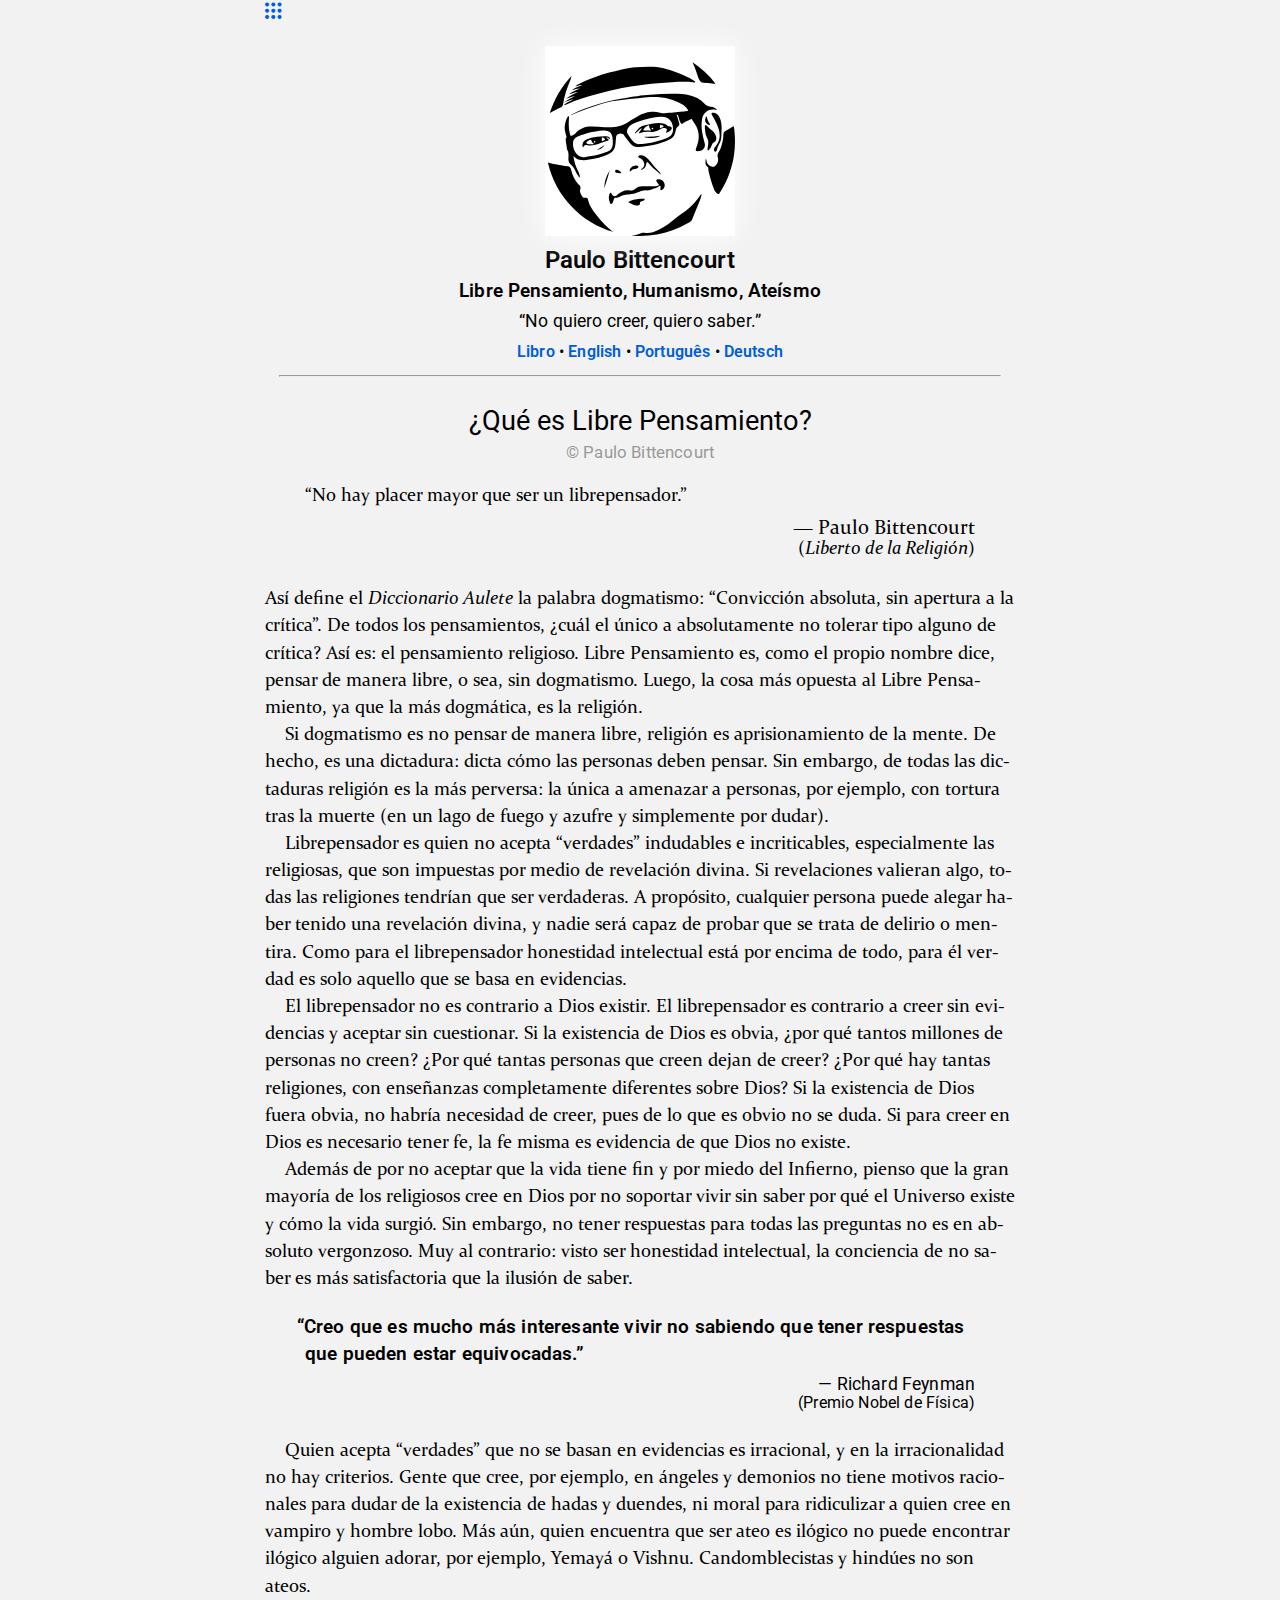
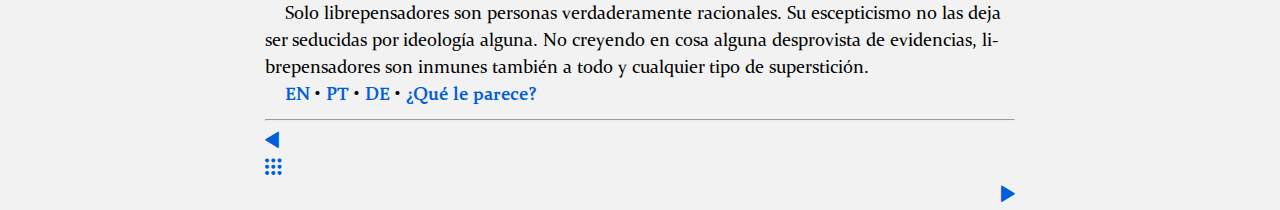
<file: libre-pensamiento.html>
<!DOCTYPE html>
<html lang="es">
<head>
	<title>Libre Pensamiento Muy Bien Explicado — Humanismo y Ateísmo, de Paulo Bittencourt</title>
	<meta charset="UTF-8">
	<meta name="viewport" content="width=device-width, initial-scale=1">
	<link rel="icon" type="image/svg+xml" href="media/paulo-bittencourt.svg">
	<link rel="stylesheet" type="text/css" href="styles.css">
</head>
<body>
<a class="navigation-button-top-left" href="/">&#9776;&#xfe0e;</a>
<div class="wrapper">
	<div class="header">
		<a href="/"><img class="logo" alt="Paulo Bitencourt, librepensador, humanista y ateísta" src="media/paulo-bittencourt.svg"></a>
		<h2>
			Paulo Bittencourt
		</h2>
		<h3>
			Libre Pensamiento, Humanismo, Ateísmo
		</h3>
		<h4>
			“No quiero creer, quiero saber.”
		</h4>
		<p class="top-links">
			<a href="libro">Libro</a> • <a href="https://atheism-bittencourt.github.io">English</a> • <a href="https://ateismo-bittencourt.github.io">Português</a> • <a href="https://atheismus-bittencourt.github.io">Deutsch</a>
		</p>
		<hr class="header-separator">
	</div>
	<div class="main-div">
		<h1>
			¿Qué es Libre Pensamiento?
		</h1>
		<p class="copyright">
			© Paulo Bittencourt
		</p>
		<blockquote class="quote-below-copyright">
			“No hay placer mayor que ser un librepensador.”<cite><span class="quote-author">— Paulo Bittencourt</span><span class="quote-source">(<i>Liberto de la Religión</i>)</span></cite>
		</blockquote>
		<p class="below-quote-source">
			Así define el <i>Diccionario Aulete</i> la palabra dogmatismo: “Convicción absoluta, sin apertura a la crítica”. De todos los pensamientos, ¿cuál el único a absolutamente no tolerar tipo alguno de crítica? Así es: el pensamiento religioso. Libre Pensamiento es, como el propio nombre dice, pensar de manera libre, o sea, sin dogmatismo. Luego, la cosa más opuesta al Libre Pensamiento, ya que la más dogmática, es la religión.
		</p>
		<p>
			Si dogmatismo es no pensar de manera libre, religión es aprisionamiento de la mente. De hecho, es una dictadura: dicta cómo las personas deben pensar. Sin embargo, de todas las dictaduras religión es la más perversa: la única a amenazar a personas, por ejemplo, con tortura tras la muerte (en un lago de fuego y azufre y simplemente por dudar).
		</p>
		<p>
			Librepensador es quien no acepta “verdades” indudables e incriticables, especialmente las religiosas, que son impuestas por medio de revelación divina. Si revelaciones valieran algo, todas las religiones tendrían que ser verdaderas. A propósito, cualquier persona puede alegar haber tenido una revelación divina, y nadie será capaz de probar que se trata de delirio o mentira. Como para el librepensador honestidad intelectual está por encima de todo, para él verdad es solo aquello que se basa en evidencias.
		</p>
		<p>
			El librepensador no es contrario a Dios existir. El librepensador es contrario a creer sin evidencias y aceptar sin cuestionar. Si la existencia de Dios es obvia, ¿por qué tantos millones de personas no creen? ¿Por qué tantas personas que creen dejan de creer? ¿Por qué hay tantas religiones, con enseñanzas completamente diferentes sobre Dios? Si la existencia de Dios fuera obvia, no habría necesidad de creer, pues de lo que es obvio no se duda. Si para creer en Dios es necesario tener fe, la fe misma es evidencia de que Dios no existe.
		</p>
		<p>
			Además de por no aceptar que la vida tiene fin y por miedo del Infierno, pienso que la gran mayoría de los religiosos cree en Dios por no soportar vivir sin saber por qué el Universo existe y cómo la vida surgió. Sin embargo, no tener respuestas para todas las preguntas no es en absoluto vergonzoso. Muy al contrario: visto ser honestidad intelectual, la conciencia de no saber es más satisfactoria que la ilusión de saber.
		</p>
		<blockquote class="quote">
			“Creo que es mucho más interesante vivir no sabiendo que tener respuestas que pueden estar equivocadas.”<cite><span class="quote-author">— Richard Feynman</span><span class="quote-source">(Premio Nobel de Física)</span></cite>
		</blockquote>
		<p class="below-quote-source indent">
			Quien acepta “verdades” que no se basan en evidencias es irracional, y en la irracionalidad no hay criterios. Gente que cree, por ejemplo, en ángeles y demonios no tiene motivos racionales para dudar de la existencia de hadas y duendes, ni moral para ridiculizar a quien cree en vampiro y hombre lobo. Más aún, quien encuentra que ser ateo es ilógico no puede encontrar ilógico alguien adorar, por ejemplo, Yemayá o Vishnu. Candomblecistas y hindúes no son ateos.
		</p>
		<p>
			Solo librepensadores son personas verdaderamente racionales. Su escepticismo no las deja ser seducidas por ideología alguna. No creyendo en cosa alguna desprovista de evidencias, librepensadores son inmunes también a todo y cualquier tipo de superstición.
		</p>
		<p class="languages">
			<a href="https://atheism-bittencourt.github.io/free-thought">EN</a> • <a href="https://ateismo-bittencourt.github.io/livre-pensamento">PT</a> • <a href="https://atheismus-bittencourt.github.io/freidenkertum">DE</a> • <a href="mailto:&#x6c;&#105;&#98;&#101;&#114;&#97;&#116;&#101;&#100;&#102;&#114;&#111;&#109;&#114;&#101;&#108;&#105;&#103;&#105;&#111;&#110;&commat;&#x67;&#x6d;&#x61;&#x69;&#x6c;&period;&#x63;&#x6f;&#x6d;?subject=Mi%20opinión">¿Qué le parece?</a>
		</p>
		<hr class="navigation-separator">
		<div class="navigation">
			<div>
				<a href="humanismo">&#9664;&#xfe0e;</a>
			</div>
			<div style="margin: 0 auto">
				<a href="/">&#9776;&#xfe0e;</a>
			</div>
			<div style="text-align: right">
				<a href="trauma-religioso">&#9654;&#xfe0e;</a>
			</div>
		</div>
	</div>
</div>
</body>
</html>
</file>
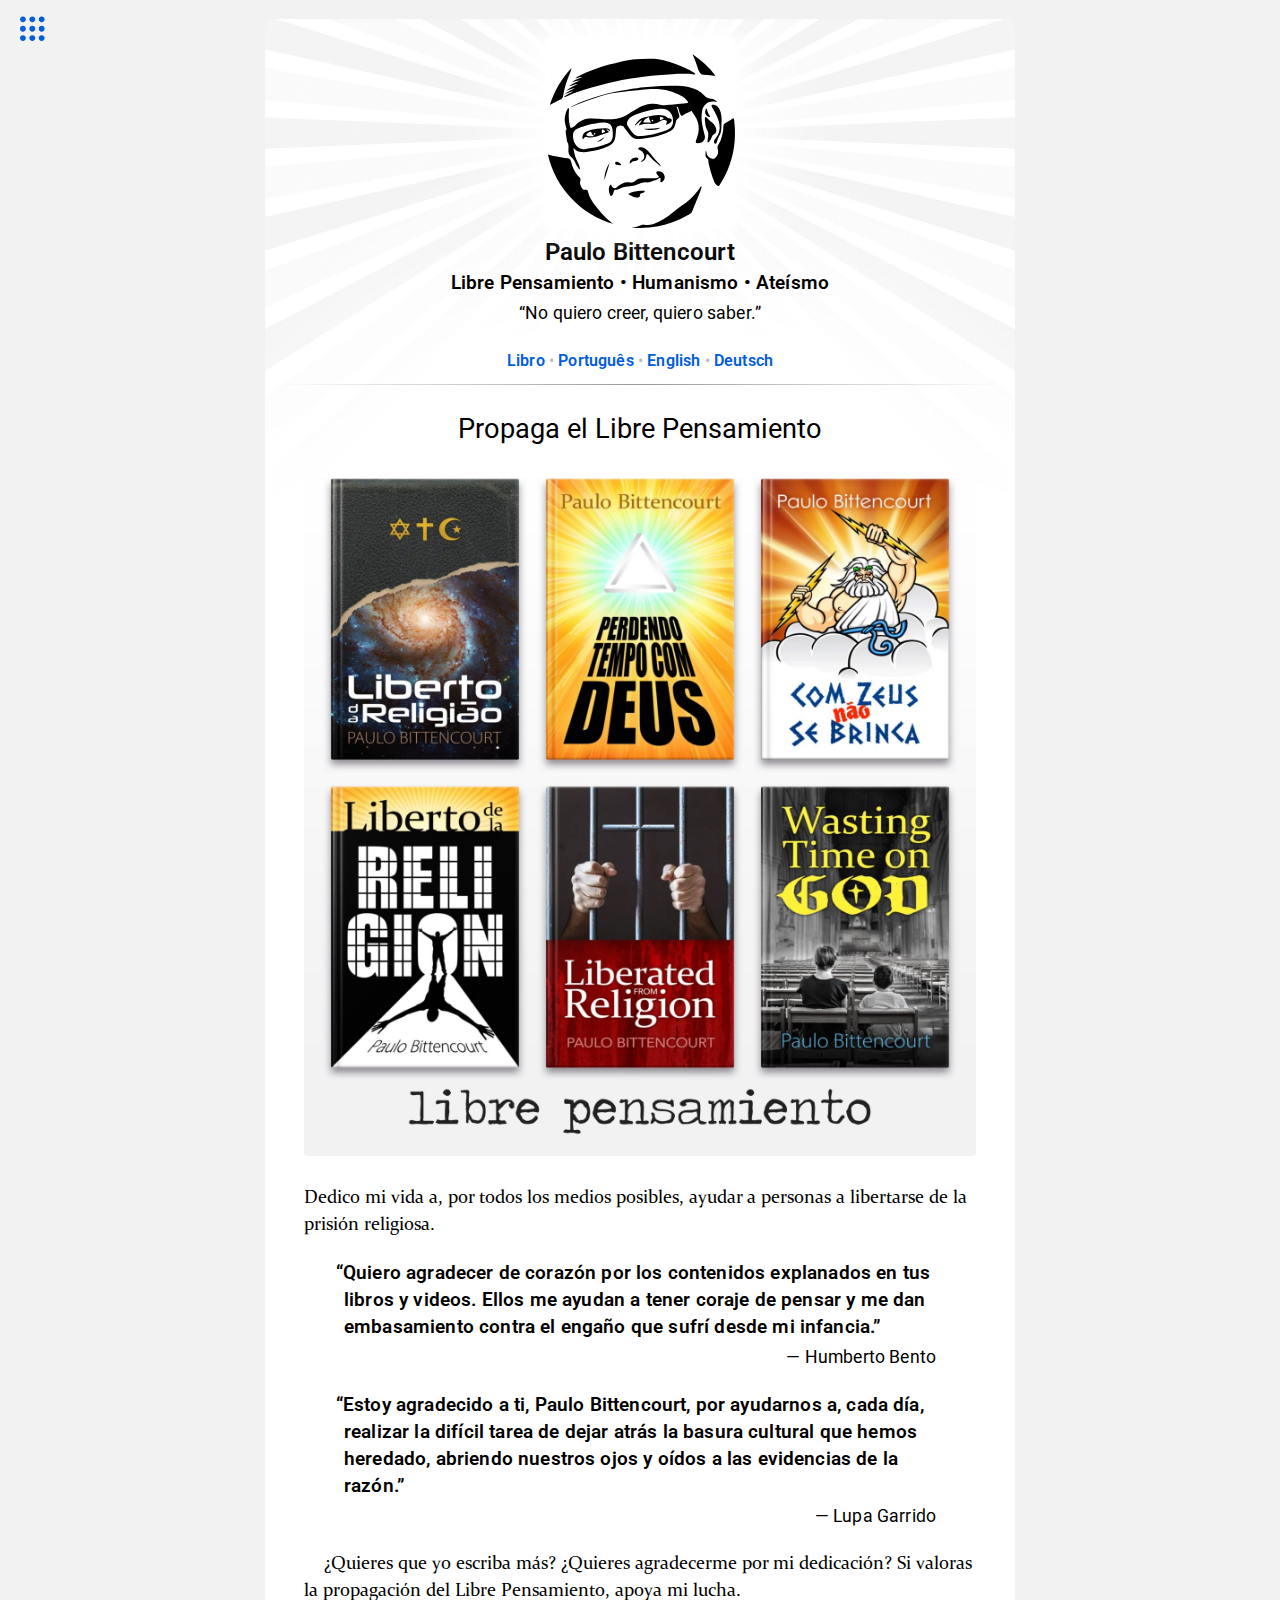
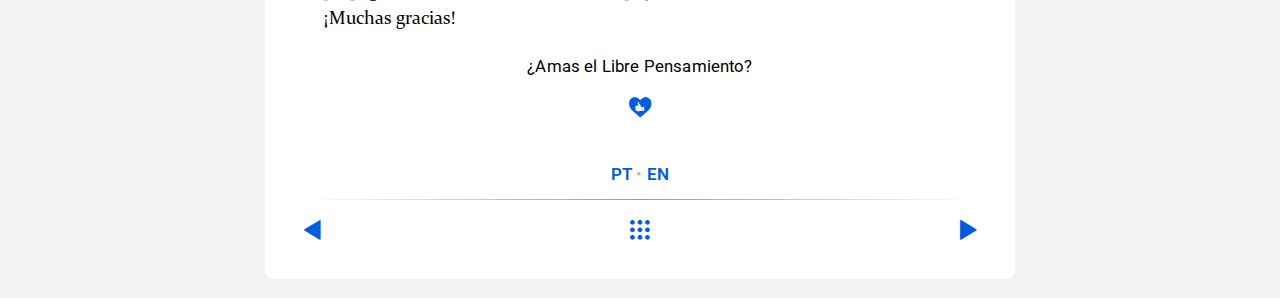
<file: librepensamiento.html>
<!DOCTYPE html>
<html lang="es">
<head>
	<title>Disemina el Libre Pensamiento — Humanismo y Ateísmo, de Paulo Bittencourt</title>
	<meta charset="UTF-8">
	<meta name="viewport" content="width=device-width, initial-scale=1">
	<link rel="icon" type="image/svg+xml" href="media/paulo-bittencourt.svg">
	<link rel="stylesheet" type="text/css" href="styles.css">
	<meta property="og:image" content="media/paulo-bittencourt-libro-libre-pensamiento-humanismo-ateismo.jpg">
</head>
<body>
<div class="navigation-top">
	<a href="/#menu">&#9776;&#xfe0e;</a>
</div>
<div class="container">
	<div class="header">
		<a href="/"><img class="logo" alt="Paulo Bitencourt, librepensador, humanista y ateísta" src="media/paulo-bittencourt.svg"></a>
		<h2>
			Paulo Bittencourt
		</h2>
		<h3>
			Libre Pensamiento <span class="bullets">•</span> Humanismo <span class="bullets">•</span> Ateísmo
		</h3>
		<h4>
			“No quiero creer, quiero saber.”
		</h4>
		<p class="header-links">
			<a href="libro">Libro</a> <span class="bullets">•</span> <a href="https://ateismo-bittencourt.github.io">Português</a> <span class="bullets">•</span> <a href="https://atheism-bittencourt.github.io">English</a> <span class="bullets">•</span> <a href="https://atheismus-bittencourt.github.io">Deutsch</a>
		</p>
		<hr class="separator-top">
	</div>
	<div class="content">
		<h1>
			Propaga el Libre Pensamiento
		</h1>
		<img class="below-h1" alt="Libro de Paulo Bittencourt sobre Libre Pensamiento, Humanismo y Ateísmo" src="media/paulo-bittencourt-libro-libre-pensamiento-humanismo-ateismo.jpg">
		<p class="no-indent" style="margin-top: 20px">
			Dedico mi vida a, por todos los medios posibles, ayudar a personas a libertarse de la prisión religiosa.
		</p>
		<blockquote class="quote">
			“Quiero agradecer de corazón por los contenidos explanados en tus libros y videos. Ellos me ayudan a tener coraje de pensar y me dan embasamiento contra el engaño que sufrí desde mi infancia.”<cite><span class="quote-author">— Humberto Bento</span></cite>
		</blockquote>
		<blockquote class="quote" style="margin-top: 20px">
			“Estoy agradecido a ti, Paulo Bittencourt, por ayudarnos a, cada día, realizar la difícil tarea de dejar atrás la basura cultural que hemos heredado, abriendo nuestros ojos y oídos a las evidencias de la razón.”<cite><span class="quote-author">— Lupa Garrido</span></cite>
		</blockquote>
		<p style="margin-top: 21px">
			¿Quieres que yo escriba más? ¿Quieres agradecerme por mi dedicación? Si valoras la propagación del Libre Pensamiento, apoya mi lucha.
		</p>
		<p>
			¡Muchas gracias!
		</p>
		<p class="roboto bold no-indent center" style="margin-top: 20px; margin-bottom: 14px">
			¿Amas el Libre Pensamiento?
		</p>
		<div class="center" style="margin-bottom: 37px">
			<a href="https://www.paypal.com/donate?hosted_button_id=F2TBGEFA7CAHW" target="_blank"><span class="like-button">&#x1f44d;&#xfe0e;</span></a>
		</div>
		<p class="languages-links">
			<a href="https://ateismo-bittencourt.github.io/livrepensamento">PT</a> • <a href="https://atheism-bittencourt.github.io/freethought">EN</a>
		</p>
		<hr class="separator-bottom">
		<div class="navigation-bottom">
			<div class="navigation-bottom-arrows">
				<a href="citas">&#9664;&#xfe0e;</a>
			</div>
			<div class="navigation-bottom-button">
				<a href="/#menu">&#9776;&#xfe0e;</a>
			</div>
			<div class="navigation-bottom-arrows" style="text-align: right">
				<a href="paulo-biografia">&#9654;&#xfe0e;</a>
			</div>
		</div>
	</div>
</div>
</body>
</html>
</file>
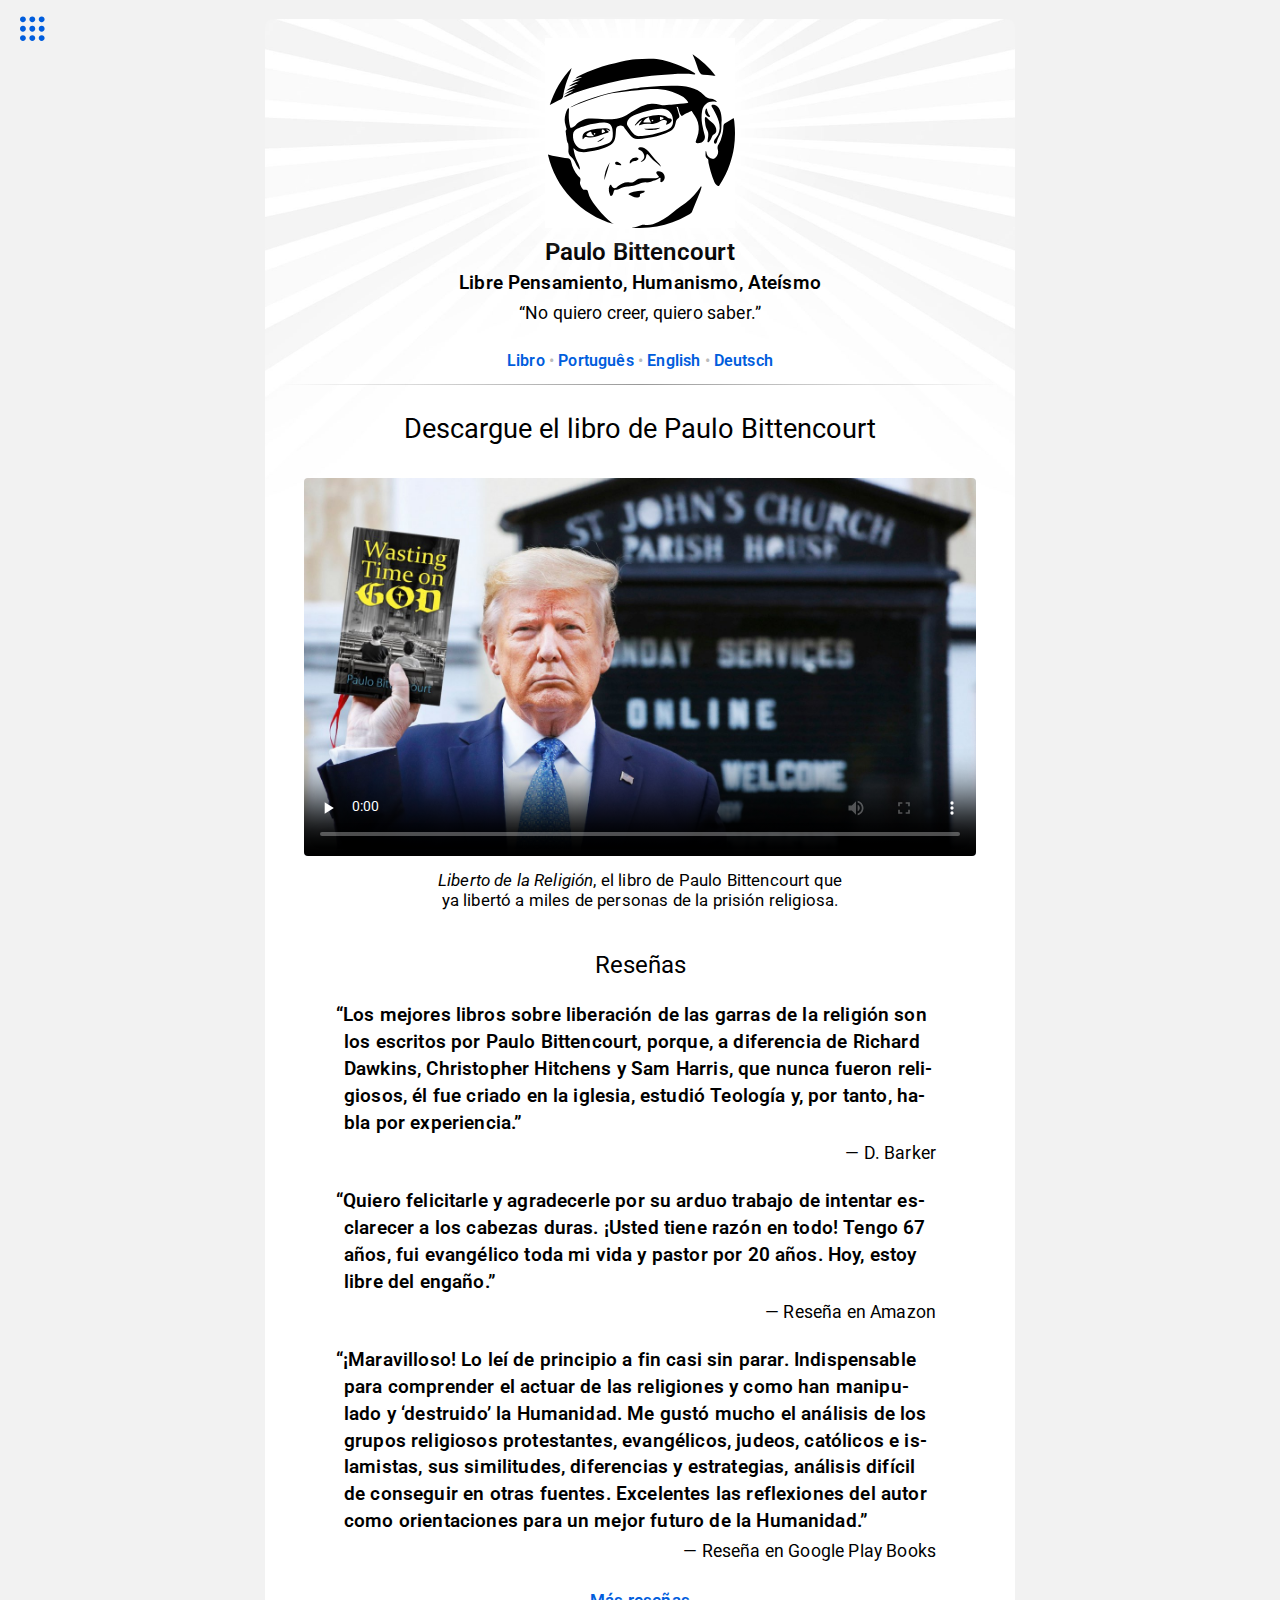
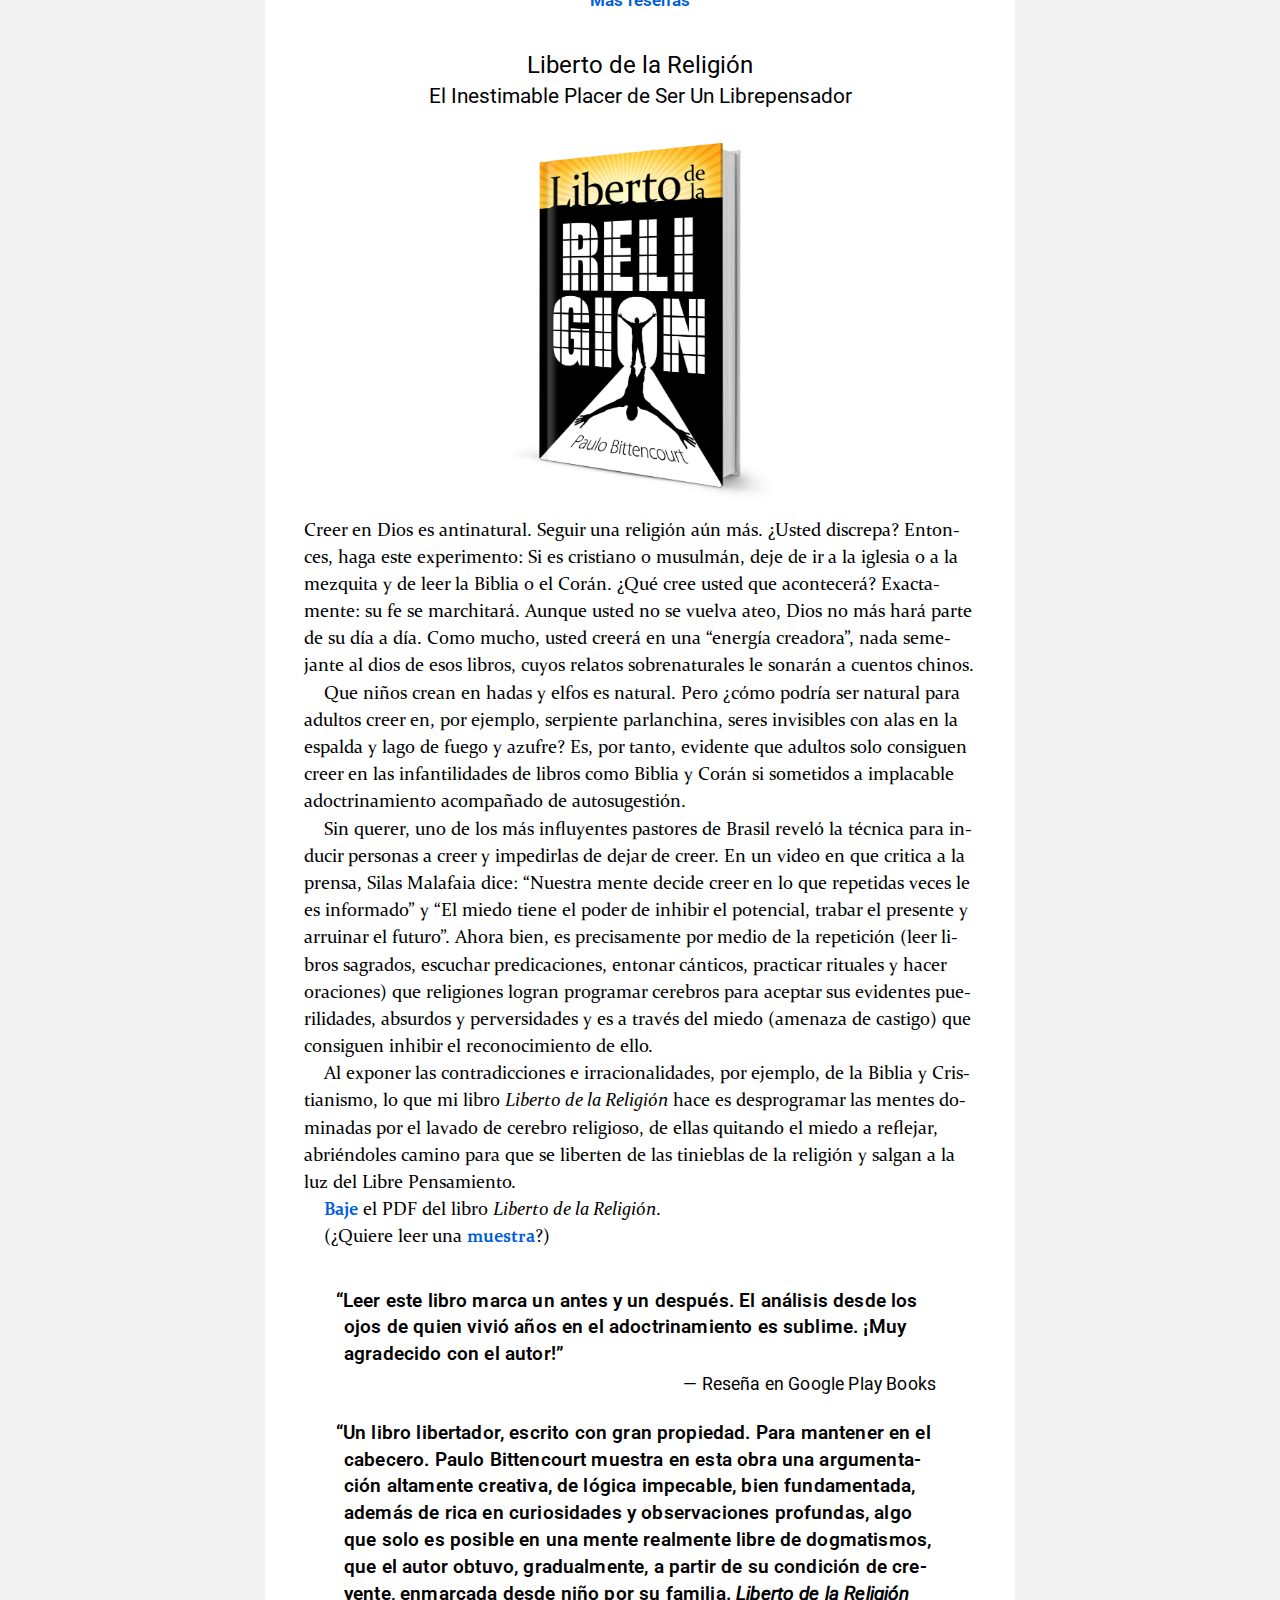
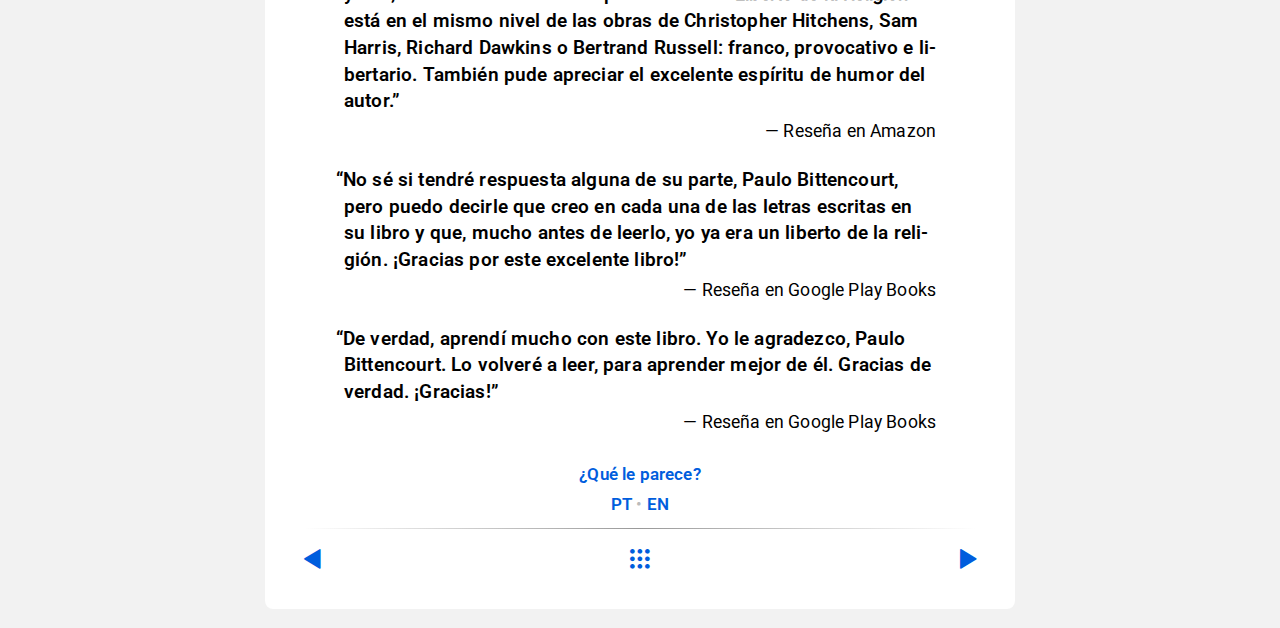
<file: libro.html>
<!DOCTYPE html>
<html lang="es">
<head>
	<title>Baje el PDF del libro de Paulo Bittencourt — Libre Pensamiento, Humanismo y Ateísmo</title>
	<meta charset="UTF-8">
	<meta name="viewport" content="width=device-width, initial-scale=1">
	<link rel="icon" type="image/svg+xml" href="media/paulo-bittencourt.svg">
	<link rel="stylesheet" type="text/css" href="styles.css">
	<meta property="og:image" content="media/libro-liberto-de-la-religion-paulo-bittencourt.jpg">
</head>
<body>
<div class="navigation-top">
	<a href="/#menu">&#9776;&#xfe0e;</a>
</div>
<div class="container">
	<div class="header">
		<a href="/"><img class="logo" alt="Paulo Bitencourt, librepensador, humanista y ateísta" src="media/paulo-bittencourt.svg"></a>
		<h2>
			Paulo Bittencourt
		</h2>
		<h3>
			Libre Pensamiento, Humanismo, Ateísmo
		</h3>
		<h4>
			“No quiero creer, quiero saber.”
		</h4>
		<p class="header-links">
			<a href="libro">Libro</a> • <a href="https://ateismo-bittencourt.github.io">Português</a> • <a href="https://atheism-bittencourt.github.io">English</a> • <a href="https://atheismus-bittencourt.github.io">Deutsch</a>
		</p>
		<hr class="separator-top">
	</div>
	<div class="content">
		<h1>
			Descargue el libro de Paulo Bittencourt
		</h1>
		<video style="margin-top: 29px; border-radius: 4px; width: 100%" controls preload="none" poster="media/video-paulo-bittencourt-libro.jpg">
			<source src="media/video-paulo-bittencourt-libro.mp4" type="video/mp4">Su navegador no consigue mostrar este video. Véalo en <a href="https://www.youtube.com/watch?v=B2xTFemMrV0">YouTube</a>
		</video>
<!--
		<div class="video" style="margin-top: -1px">
			<iframe style="border-radius: 4px" src="https://www.youtube.com/embed/B2xTFemMrV0?si=gNuII5DzD39HlryF" frameborder="0" allow="accelerometer; clipboard-write; encrypted-media; gyroscope; picture-in-picture; web-share" referrerpolicy="strict-origin-when-cross-origin" allowfullscreen></iframe>
		</div>
-->
		<p class="caption" style="margin-top: 3px">
			<i>Liberto de la Religión</i>, el libro de Paulo Bittencourt que ya libertó a miles de personas de la prisión religiosa.
		</p>
		<h5 style="margin-top: 39px">
			Reseñas
		</h5>
		<blockquote class="quote" style="margin-top: 19px">
			“Los mejores libros sobre liberación de las garras de la religión son los escritos por Paulo Bittencourt, porque, a diferencia de Richard Dawkins, Christopher Hitchens y Sam Harris, que nunca fueron religiosos, él fue criado en la iglesia, estudió Teología y, por tanto, habla por experiencia.”<cite><span class="quote-author">— D. Barker</span></cite>
		</blockquote>
		<blockquote class="quote" style="margin-top: 20px">
			“Quiero felicitarle y agradecerle por su arduo trabajo de intentar esclarecer a los cabezas duras. ¡Usted tiene razón en todo! Tengo 67 años, fui evangélico toda mi vida y pastor por 20 años. Hoy, estoy libre del engaño.”<cite><span class="quote-author">— Reseña en Amazon</span></cite>
		</blockquote>
		<blockquote class="quote" style="margin-top: 20px">
			“¡Maravilloso! Lo leí de principio a fin casi sin parar. Indispensable para comprender el actuar de las religiones y como han manipulado y ‘destruido’ la Humanidad. Me gustó mucho el análisis de los grupos religiosos protestantes, evangélicos, judeos, católicos e islamistas, sus similitudes, diferencias y estrategias, análisis difícil de conseguir en otras fuentes. Excelentes las reflexiones del autor como orientaciones para un mejor futuro de la Humanidad.”<cite><span class="quote-author">— Reseña en Google Play Books</span></cite>
		</blockquote>
		<p class="roboto no-indent center" style="margin-top: 19px">
			<a href="#reviews">Más reseñas</a>
		</p>
		<h5 style="margin-top: 35px">
			Liberto de la Religión
		</h5>
		<h6>
			El Inestimable Placer de Ser Un Librepensador
		</h6>
		<div class="center">
			<img class="covers" alt="“Liberto de la Religión”, libro de Paulo Bittencourt" src="media/libro-liberto-de-la-religion-paulo-bittencourt.jpg">
		</div>
		<p class="below-covers">
			Creer en Dios es antinatural. Seguir una religión aún más. ¿Usted discrepa? Entonces, haga este experimento: Si es cristiano o musulmán, deje de ir a la iglesia o a la mezquita y de leer la Biblia o el Corán. ¿Qué cree usted que acontecerá? Exactamente: su fe se marchitará. Aunque usted no se vuelva ateo, Dios no más hará parte de su día a día. Como mucho, usted creerá en una “energía creadora”, nada semejante al dios de esos libros, cuyos relatos sobrenaturales le sonarán a cuentos chinos.
		</p>
		<p>
			Que niños crean en hadas y elfos es natural. Pero ¿cómo podría ser natural para adultos creer en, por ejemplo, serpiente parlanchina, seres invisibles con alas en la espalda y lago de fuego y azufre? Es, por tanto, evidente que adultos solo consiguen creer en las infantilidades de libros como Biblia y Corán si sometidos a implacable adoctrinamiento acompañado de autosugestión.
		</p>
		<p>
			Sin querer, uno de los más influyentes pastores de Brasil reveló la técnica para inducir personas a creer y impedirlas de dejar de creer. En un video en que critica a la prensa, Silas Malafaia dice: “Nuestra mente decide creer en lo que repetidas veces le es informado” y “El miedo tiene el poder de inhibir el potencial, trabar el presente y arruinar el futuro”. Ahora bien, es precisamente por medio de la repetición (leer libros sagrados, escuchar predicaciones, entonar cánticos, practicar rituales y hacer oraciones) que religiones logran programar cerebros para aceptar sus evidentes puerilidades, absurdos y perversidades y es a través del miedo (amenaza de castigo) que consiguen inhibir el reconocimiento de ello.
		</p>
		<p>
			Al exponer las contradicciones e irracionalidades, por ejemplo, de la Biblia y Cristianismo, lo que mi libro <i>Liberto de la Religión</i> hace es desprogramar las mentes dominadas por el lavado de cerebro religioso, de ellas quitando el miedo a reflejar, abriéndoles camino para que se liberten de las tinieblas de la religión y salgan a la luz del Libre Pensamiento.
		</p>
		<p>
			<a href="https://www.paypal.com/ncp/payment/4DQZLMEGCCFPA" target="_blank">Baje</a> el PDF del libro <i>Liberto de la Religión</i>.
		</p>
		<p>
			(¿Quiere leer una <a href="media/Libro-Liberto-de-la-Religion-Muestra.pdf" target="_blank">muestra</a>?)
		</p>
		<div id="reviews" style="padding-top: 35px">
			<blockquote class="quote" style="margin-top: 0px">
				“Leer este libro marca un antes y un después. El análisis desde los ojos de quien vivió años en el adoctrinamiento es sublime. ¡Muy agradecido con el autor!”<cite><span class="quote-author">— Reseña en Google Play Books</span></cite>
			</blockquote>
			<blockquote class="quote" style="margin-top: 20px">
				“Un libro libertador, escrito con gran propiedad. Para mantener en el cabecero. Paulo Bittencourt muestra en esta obra una argumentación altamente creativa, de lógica impecable, bien fundamentada, además de rica en curiosidades y observaciones profundas, algo que solo es posible en una mente realmente libre de dogmatismos, que el autor obtuvo, gradualmente, a partir de su condición de creyente, enmarcada desde niño por su familia. <i>Liberto de la Religión</i> está en el mismo nivel de las obras de Christopher Hitchens, Sam Harris, Richard Dawkins o Bertrand Russell: franco, provocativo e libertario. También pude apreciar el excelente espíritu de humor del autor.”<cite><span class="quote-author">— Reseña en Amazon</span></cite>
			</blockquote>
			<blockquote class="quote" style="margin-top: 20px">
				“No sé si tendré respuesta alguna de su parte, Paulo Bittencourt, pero puedo decirle que creo en cada una de las letras escritas en su libro y que, mucho antes de leerlo, yo ya era un liberto de la religión. ¡Gracias por este excelente libro!”<cite><span class="quote-author">— Reseña en Google Play Books</span></cite>
			</blockquote>
			<blockquote class="quote" style="margin-top: 20px">
				“De verdad, aprendí mucho con este libro. Yo le agradezco, Paulo Bittencourt. Lo volveré a leer, para aprender mejor de él. Gracias de verdad. ¡Gracias!”<cite><span class="quote-author">— Reseña en Google Play Books</span></cite>
			</blockquote>
		</div>
		<p class="languages-links" style="margin-top: 22px">
			<a href="https://forms.gle/d4V9zYBUD4Topdpa8" target="_blank">¿Qué le parece?</a><br>
			<a href="https://ateismo-bittencourt.github.io/livros">PT</a> • <a href="https://atheism-bittencourt.github.io/books">EN</a>
		</p>
		<hr class="separator-bottom">
		<div class="navigation-bottom">
			<div class="navigation-bottom-arrows">
				<a href="/">&#9664;&#xfe0e;</a>
			</div>
			<div class="navigation-bottom-button">
				<a href="/#menu">&#9776;&#xfe0e;</a>
			</div>
			<div class="navigation-bottom-arrows" style="text-align: right">
				<a href="ateismo">&#9654;&#xfe0e;</a>
			</div>
		</div>
	</div>
</div>
<div style="display: none">
	<h5>
		Baje Ahora el Libro de Paulo Bittencourt
	</h5>
	<p class="center" style="margin-top: 6px; text-wrap: balance">
		<i>Liberto de la Religión (El Inestimable Placer de Ser Un Librepensador)</i>: <a class="roboto" href="https://www.paypal.com/ncp/payment/4DQZLMEGCCFPA" target="_blank">PDF</a>, <a class="roboto" href="https://www.amazon.es/dp/B079Y5W6DP" target="_blank">Amazon</a>, <a class="roboto" href="https://play.google.com/store/books/details?hl=es&amp;id=AslUDwAAQBAJ" target="_blank">Google Play Books</a> o <a class="roboto" href="https://books.apple.com/es/book/id1441537823" target="_blank">Apple Books</a>
	</p>
</div>
</body>
</html>
</file>
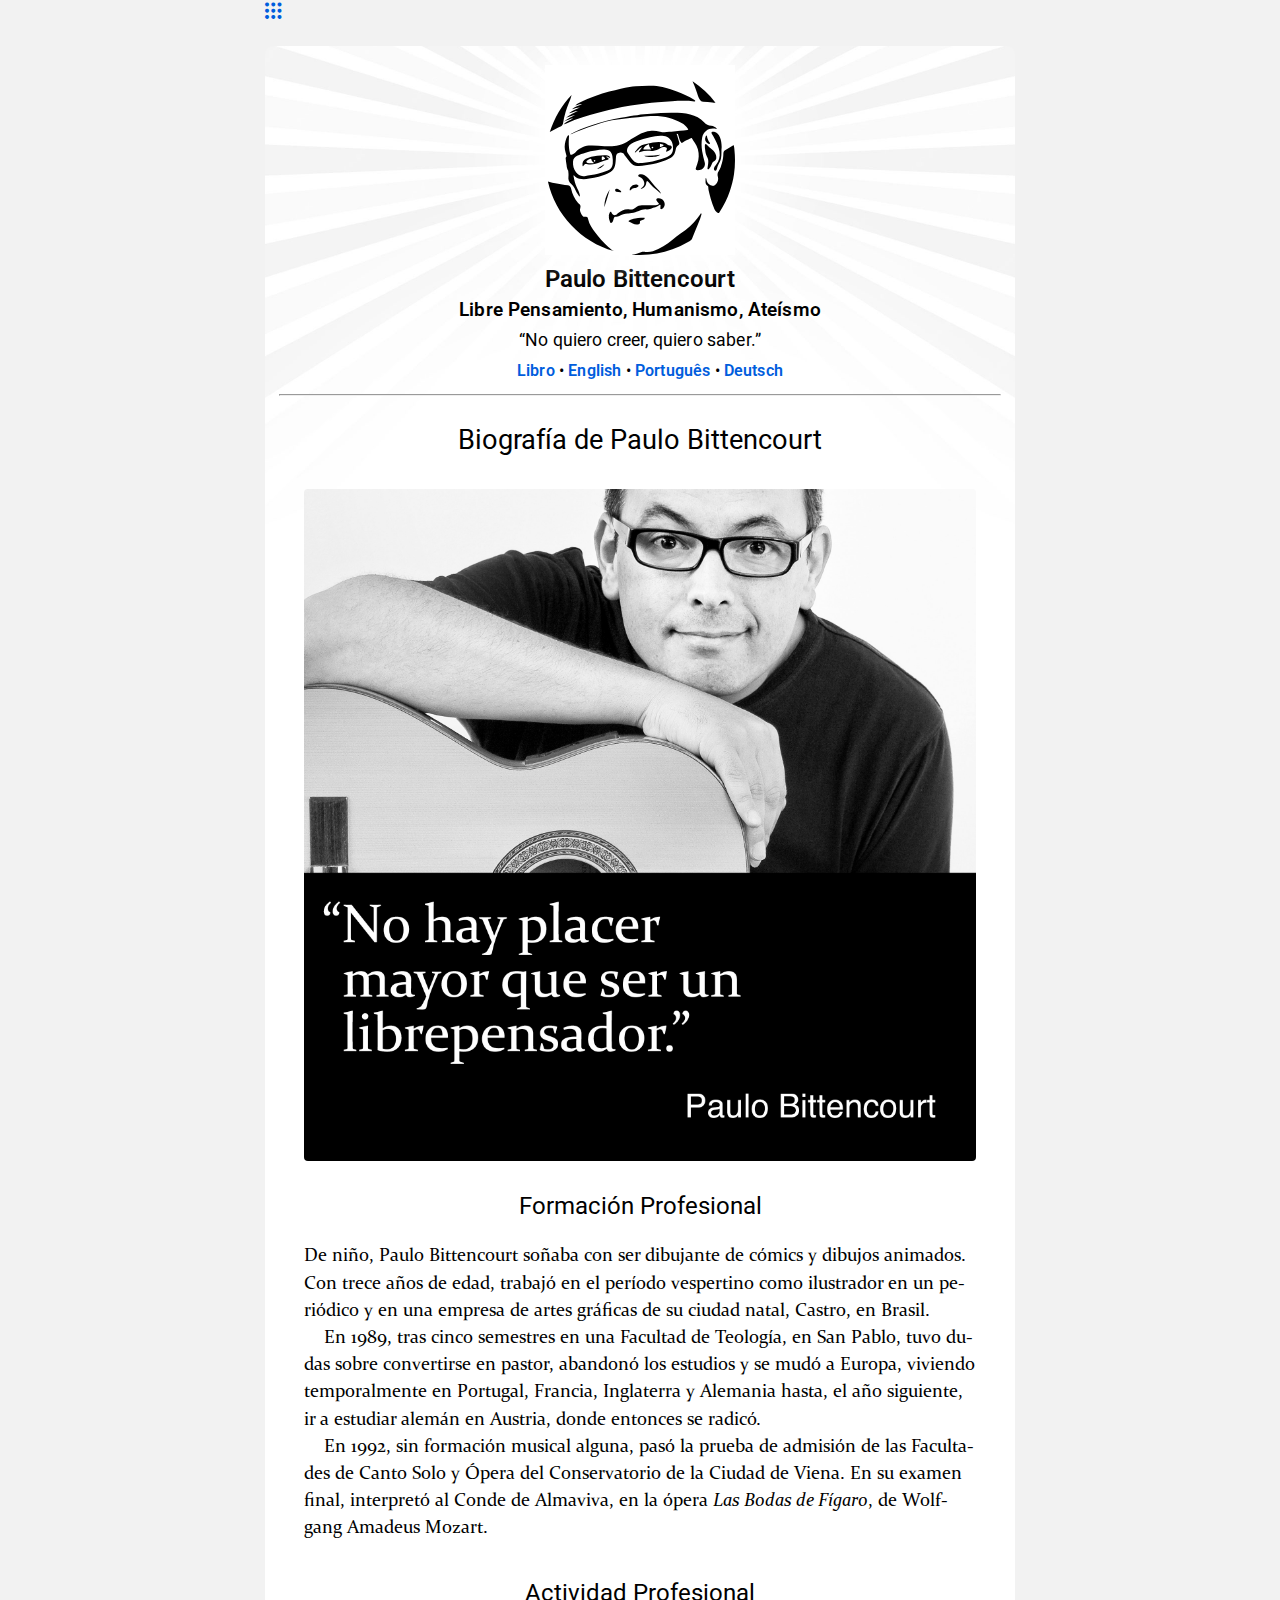
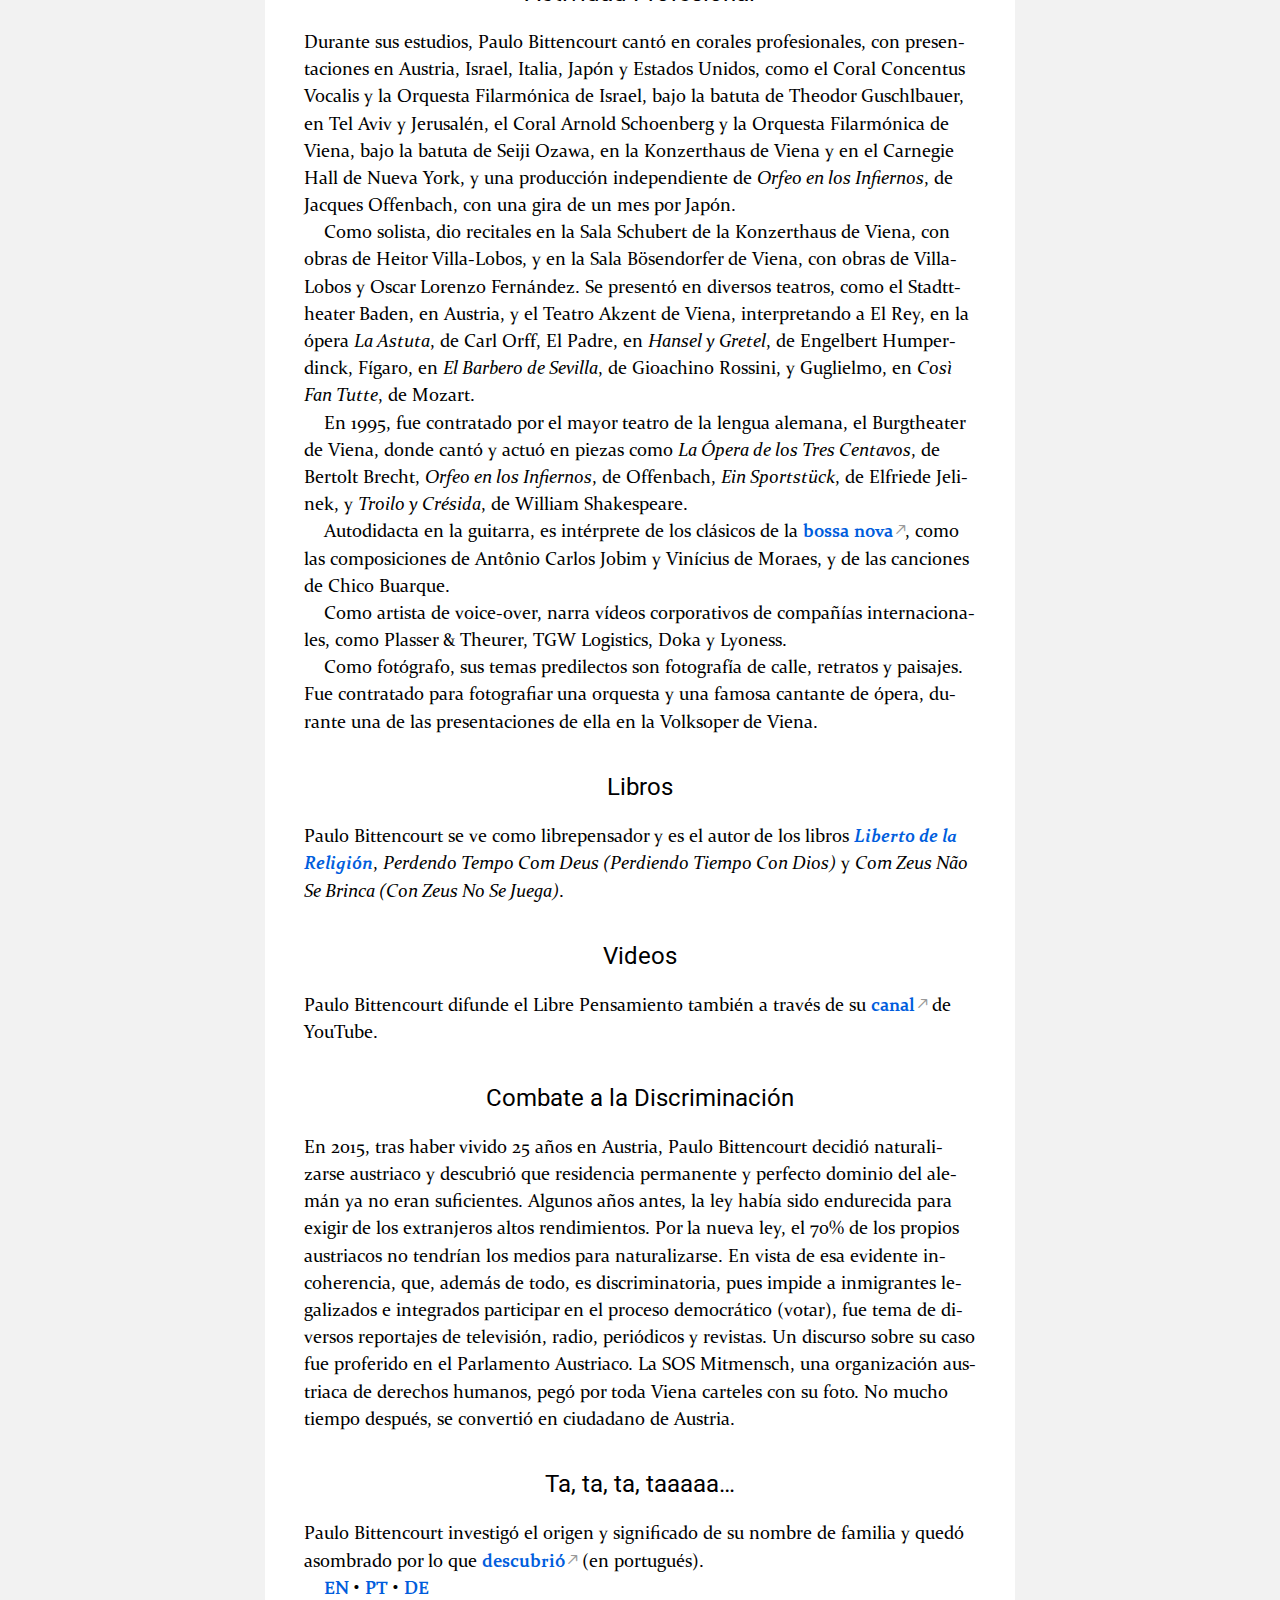
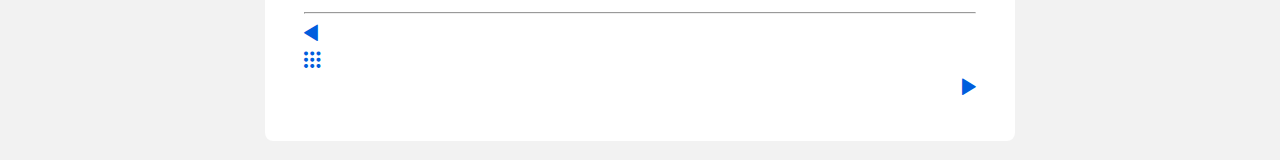
<file: paulo-biografia.html>
<!DOCTYPE html>
<html lang="es">
<head>
	<title>¿Quién diablos es Paulo Bittencourt? — Libre Pensamiento, Humanismo y Ateísmo</title>
	<meta charset="UTF-8">
	<meta name="viewport" content="width=device-width, initial-scale=1">
	<link rel="icon" type="image/svg+xml" href="media/paulo-bittencourt.svg">
	<link rel="stylesheet" type="text/css" href="styles.css">
	<meta property="og:image" content="media/paulo-bittencourt-frase-no-hay-placer-mayor-que-ser-un-librepensador.jpg">
</head>
<body>
<a class="navigation-button-top" href="/">&#9776;&#xfe0e;</a>
<div class="container">
	<div class="header">
		<a href="/"><img class="logo" alt="Paulo Bitencourt, librepensador, humanista y ateísta" src="media/paulo-bittencourt.svg"></a>
		<h2>
			Paulo Bittencourt
		</h2>
		<h3>
			Libre Pensamiento, Humanismo, Ateísmo
		</h3>
		<h4>
			“No quiero creer, quiero saber.”
		</h4>
		<p class="top-links">
			<a href="libro">Libro</a> • <a href="https://atheism-bittencourt.github.io">English</a> • <a href="https://ateismo-bittencourt.github.io">Português</a> • <a href="https://atheismus-bittencourt.github.io">Deutsch</a>
		</p>
		<hr class="header-separator">
	</div>
	<div class="content">
		<h1>
			Biografía de Paulo Bittencourt
		</h1>
		<img class="below-h1" alt="“No hay placer mayor que ser un librepensador.” (Frase de Paulo Bittencourt)" src="media/paulo-bittencourt-frase-no-hay-placer-mayor-que-ser-un-librepensador.jpg">
		<h5 style="margin-top: 21px">
			Formación Profesional
		</h5>
		<p class="below-h5">
			De niño, Paulo Bittencourt soñaba con ser dibujante de cómics y dibujos animados. Con trece años de edad, trabajó en el período vespertino como ilustrador en un periódico y en una empresa de artes gráficas de su ciudad natal, Castro, en Brasil.
		</p>
		<p>
			En 1989, tras cinco semestres en una Facultad de Teología, en San Pablo, tuvo dudas sobre convertirse en pastor, abandonó los estudios y se mudó a Europa, viviendo temporalmente en Portugal, Francia, Inglaterra y Alemania hasta, el año siguiente, ir a estudiar alemán en Austria, donde entonces se radicó.
		</p>
		<p>
			En 1992, sin formación musical alguna, pasó la prueba de admisión de las Facultades de Canto Solo y Ópera del Conservatorio de la Ciudad de Viena. En su examen final, interpretó al Conde de Almaviva, en la ópera <i>Las Bodas de Fígaro</i>, de Wolfgang Amadeus Mozart.
		</p>
		<h5>
			Actividad Profesional
		</h5>
		<p class="below-h5">
			Durante sus estudios, Paulo Bittencourt cantó en corales profesionales, con presentaciones en Austria, Israel, Italia, Japón y Estados Unidos, como el Coral Concentus Vocalis y la Orquesta Filarmónica de Israel, bajo la batuta de Theodor Guschlbauer, en Tel Aviv y Jerusalén, el Coral Arnold Schoenberg y la Orquesta Filarmónica de Viena, bajo la batuta de Seiji Ozawa, en la Konzerthaus de Viena y en el Carnegie Hall de Nueva York, y una producción independiente de <i>Orfeo en los Infiernos</i>, de Jacques Offenbach, con una gira de un mes por Japón.
		</p>
		<p>
			Como solista, dio recitales en la Sala Schubert de la Konzerthaus de Viena, con obras de Heitor Villa-Lobos, y en la Sala Bösendorfer de Viena, con obras de Villa-Lobos y Oscar Lorenzo Fernández. Se presentó en diversos teatros, como el Stadttheater Baden, en Austria, y el Teatro Akzent de Viena, interpretando a El Rey, en la ópera <i>La Astuta</i>, de Carl Orff, El Padre, en <i>Hansel y Gretel</i>, de Engelbert Humperdinck, Fígaro, en <i>El Barbero de Sevilla</i>, de Gioachino Rossini, y Guglielmo, en <i>Così Fan Tutte</i>, de Mozart.
		</p>
		<p>
			En 1995, fue contratado por el mayor teatro de la lengua alemana, el Burgtheater de Viena, donde cantó y actuó en piezas como <i>La Ópera de los Tres Centavos</i>, de Bertolt Brecht, <i>Orfeo en los Infiernos</i>, de Offenbach, <i>Ein Sportstück</i>, de Elfriede Jelinek, y <i>Troilo y Crésida</i>, de William Shakespeare.
		</p>
		<p>
			Autodidacta en la guitarra, es intérprete de los clásicos de la <a href="https://bossa-nova.bandcamp.com/album/bossa-nova" target="_blank">bossa nova</a><span class="arrow">&#8599;&#xfe0e;</span>, como las composiciones de Antônio Carlos Jobim y Vinícius de Moraes, y de las canciones de Chico Buarque.
		</p>
		<p>
			Como artista de voice-over, narra vídeos corporativos de compañías internacionales, como Plasser &amp; Theurer, TGW Logistics, Doka y Lyoness.
		</p>
		<p>
			Como fotógrafo, sus temas predilectos son fotografía de calle, retratos y paisajes. Fue contratado para fotografiar una orquesta y una famosa cantante de ópera, durante una de las presentaciones de ella en la Volksoper de Viena.
		</p>
		<h5>
			Libros
		</h5>
		<p class="below-h5">
			Paulo Bittencourt se ve como librepensador y es el autor de los libros <i><a href="libro">Liberto de la Religión</a></i>, <i>Perdendo Tempo Com Deus (Perdiendo Tiempo Con Dios)</i> y <i>Com Zeus Não Se Brinca (Con Zeus No Se Juega)</i>.
		</p>
		<h5>
			Videos
		</h5>
		<p class="below-h5">
			Paulo Bittencourt difunde el Libre Pensamiento también a través de su <a href="https://www.youtube.com/channel/UCm-TBkSVPkaLnF3mm_CZbpw/videos" target="_blank">canal</a><span class="arrow">&#8599;&#xfe0e;</span> de YouTube.
		</p>
		<h5>
			Combate a la Discriminación
		</h5>
		<p class="below-h5">
			En 2015, tras haber vivido 25 años en Austria, Paulo Bittencourt decidió naturalizarse austriaco y descubrió que residencia permanente y perfecto dominio del alemán ya no eran suficientes. Algunos años antes, la ley había sido endurecida para exigir de los extranjeros altos rendimientos. Por la nueva ley, el 70% de los propios austriacos no tendrían los medios para naturalizarse. En vista de esa evidente incoherencia, que, además de todo, es discriminatoria, pues impide a inmigrantes legalizados e integrados participar en el proceso democrático (votar), fue tema de diversos reportajes de televisión, radio, periódicos y revistas. Un discurso sobre su caso fue proferido en el Parlamento Austriaco. La SOS Mitmensch, una organización austriaca de derechos humanos, pegó por toda Viena carteles con su foto. No mucho tiempo después, se convertió en ciudadano de Austria.
		</p>
		<h5>
			Ta, ta, ta, taaaaa…
		</h5>
		<p class="below-h5">
			Paulo Bittencourt investigó el origen y significado de su nombre de familia y quedó asombrado por lo que <a href="https://ateismo-bittencourt.github.io/sobrenome" target="_blank">descubrió</a><span class="arrow">&#8599;&#xfe0e;</span> (en portugués).
		</p>
		<p class="languages">
			<a href="https://atheism-bittencourt.github.io/paulo-biography">EN</a> • <a href="https://ateismo-bittencourt.github.io/paulo-biografia">PT</a> • <a href="https://atheismus-bittencourt.github.io/paulo-biografie">DE</a>
		</p>
		<hr class="navigation-separator">
		<div class="navigation">
			<div>
				<a href="librepensamiento">&#9664;&#xfe0e;</a>
			</div>
			<div style="margin: 0 auto">
				<a href="/">&#9776;&#xfe0e;</a>
			</div>
			<div style="text-align: right">
				<a href="contacto">&#9654;&#xfe0e;</a>
			</div>
		</div>
	</div>
</div>
</body>
</html>
</file>
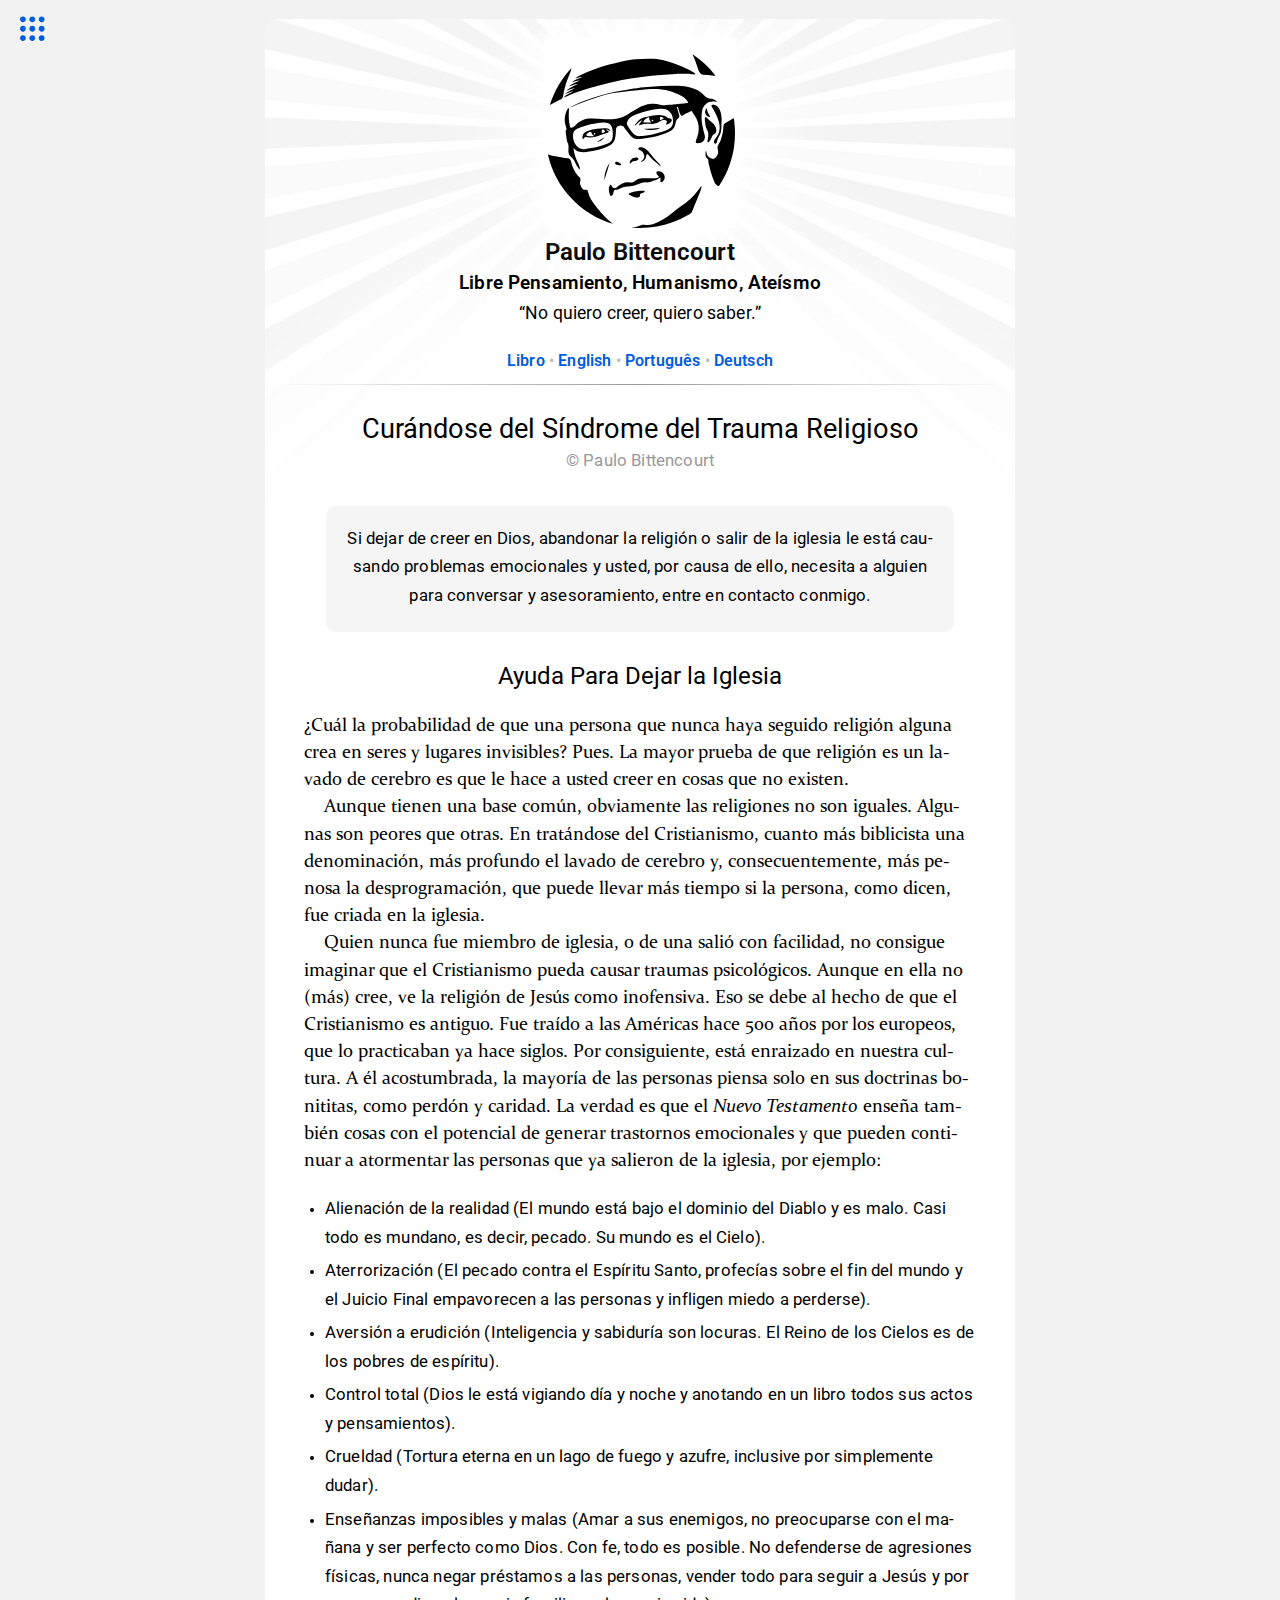
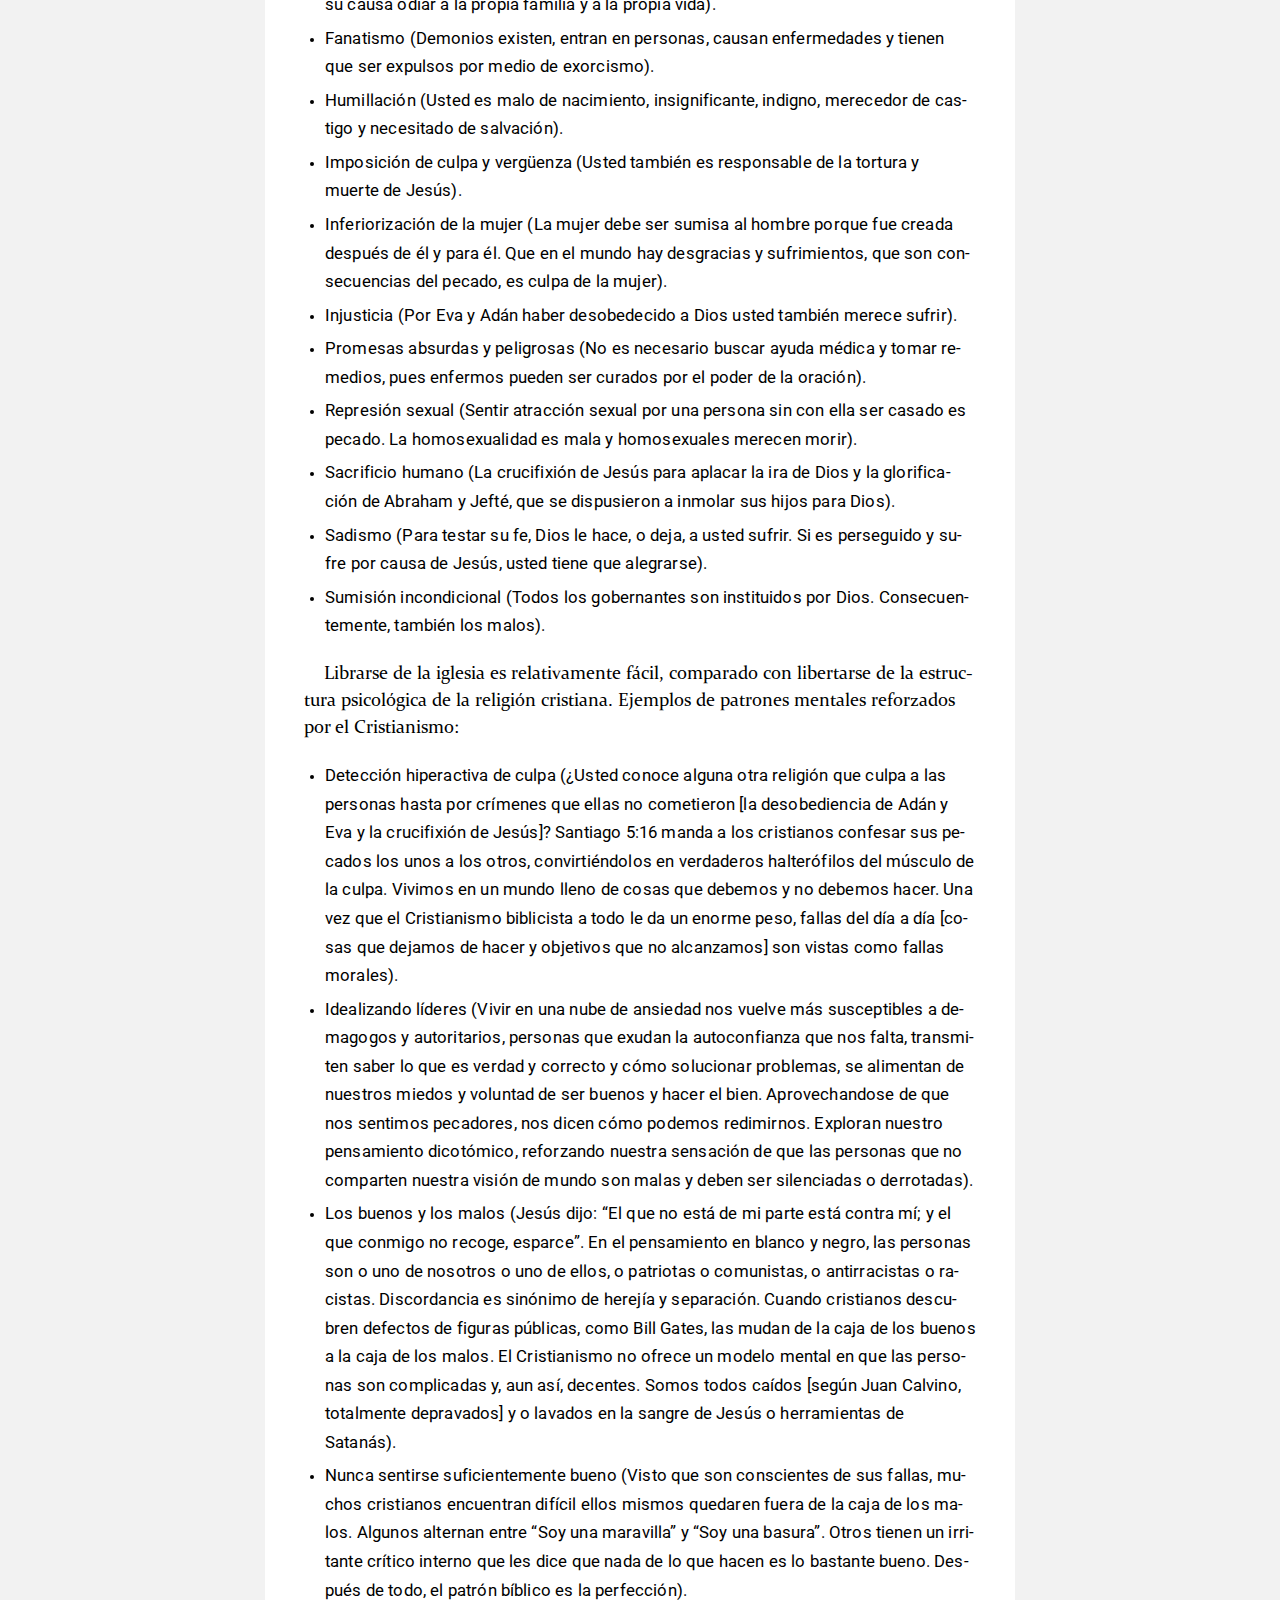
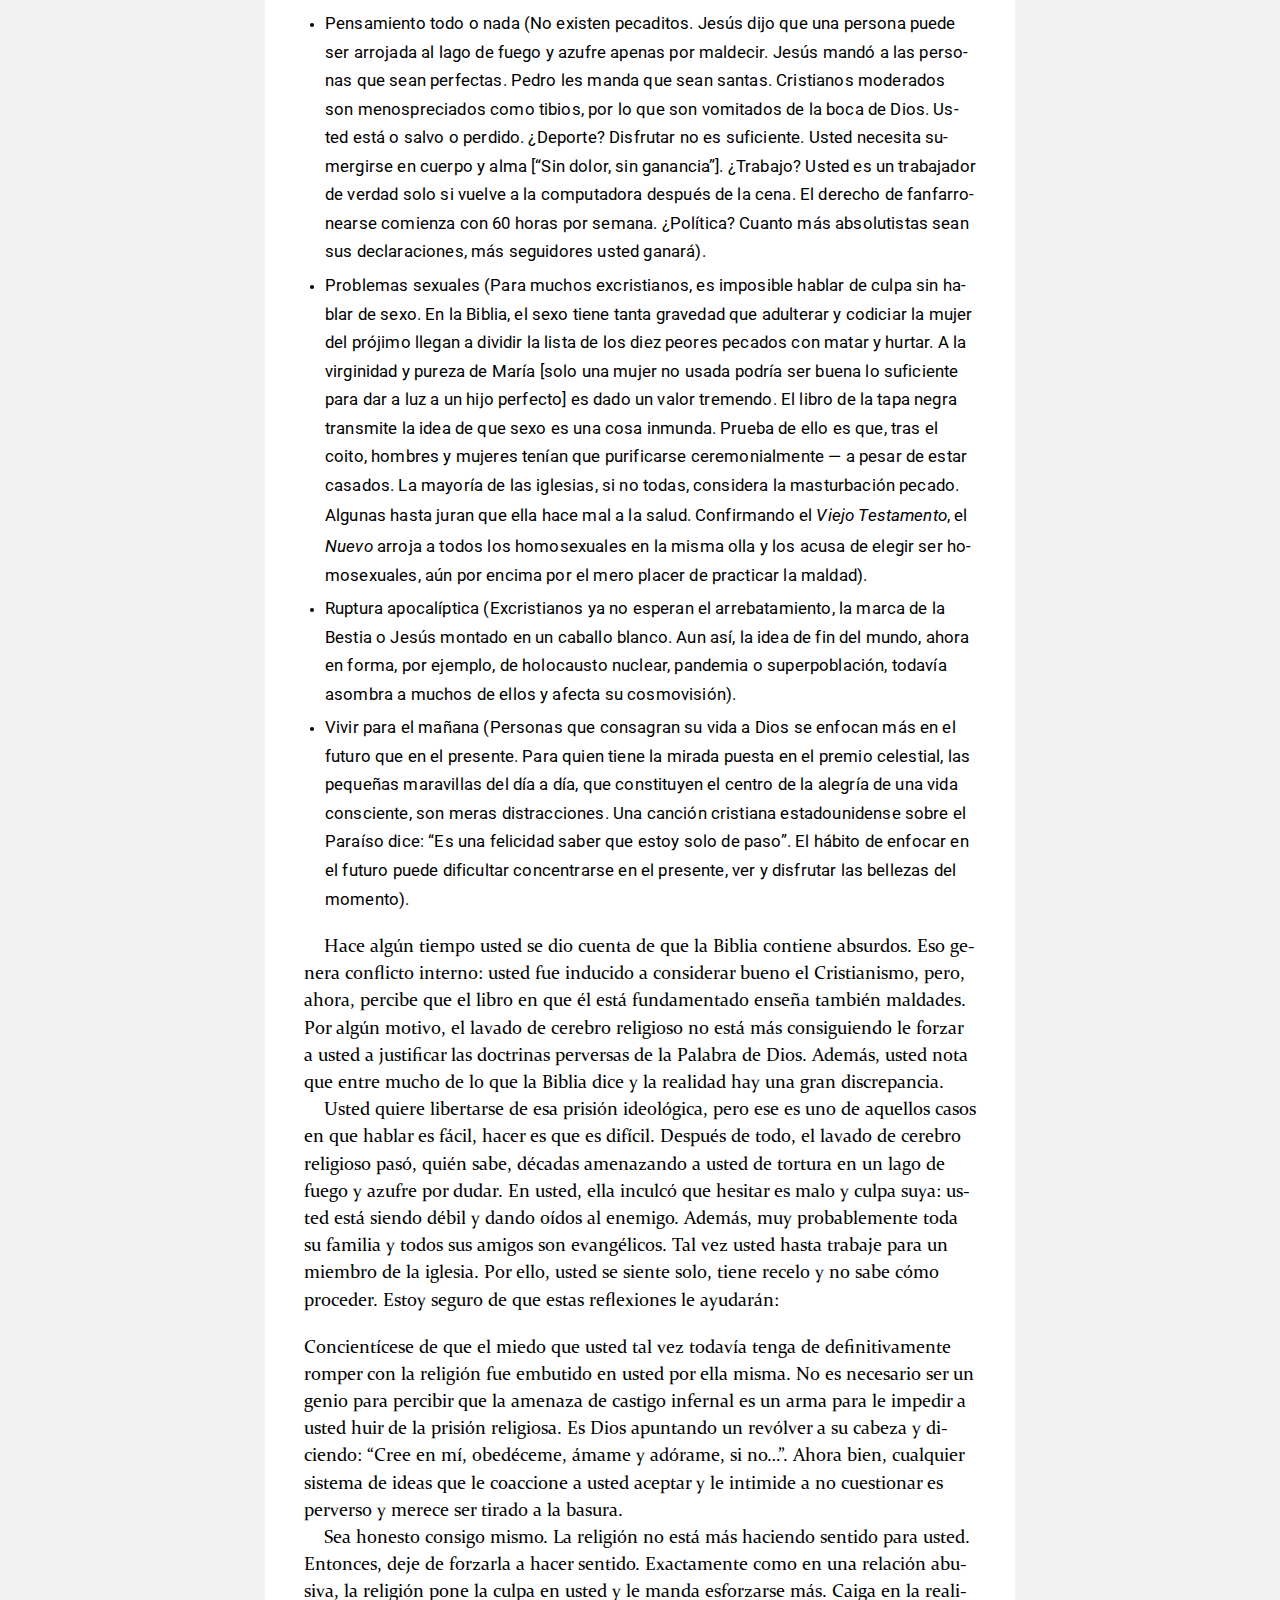
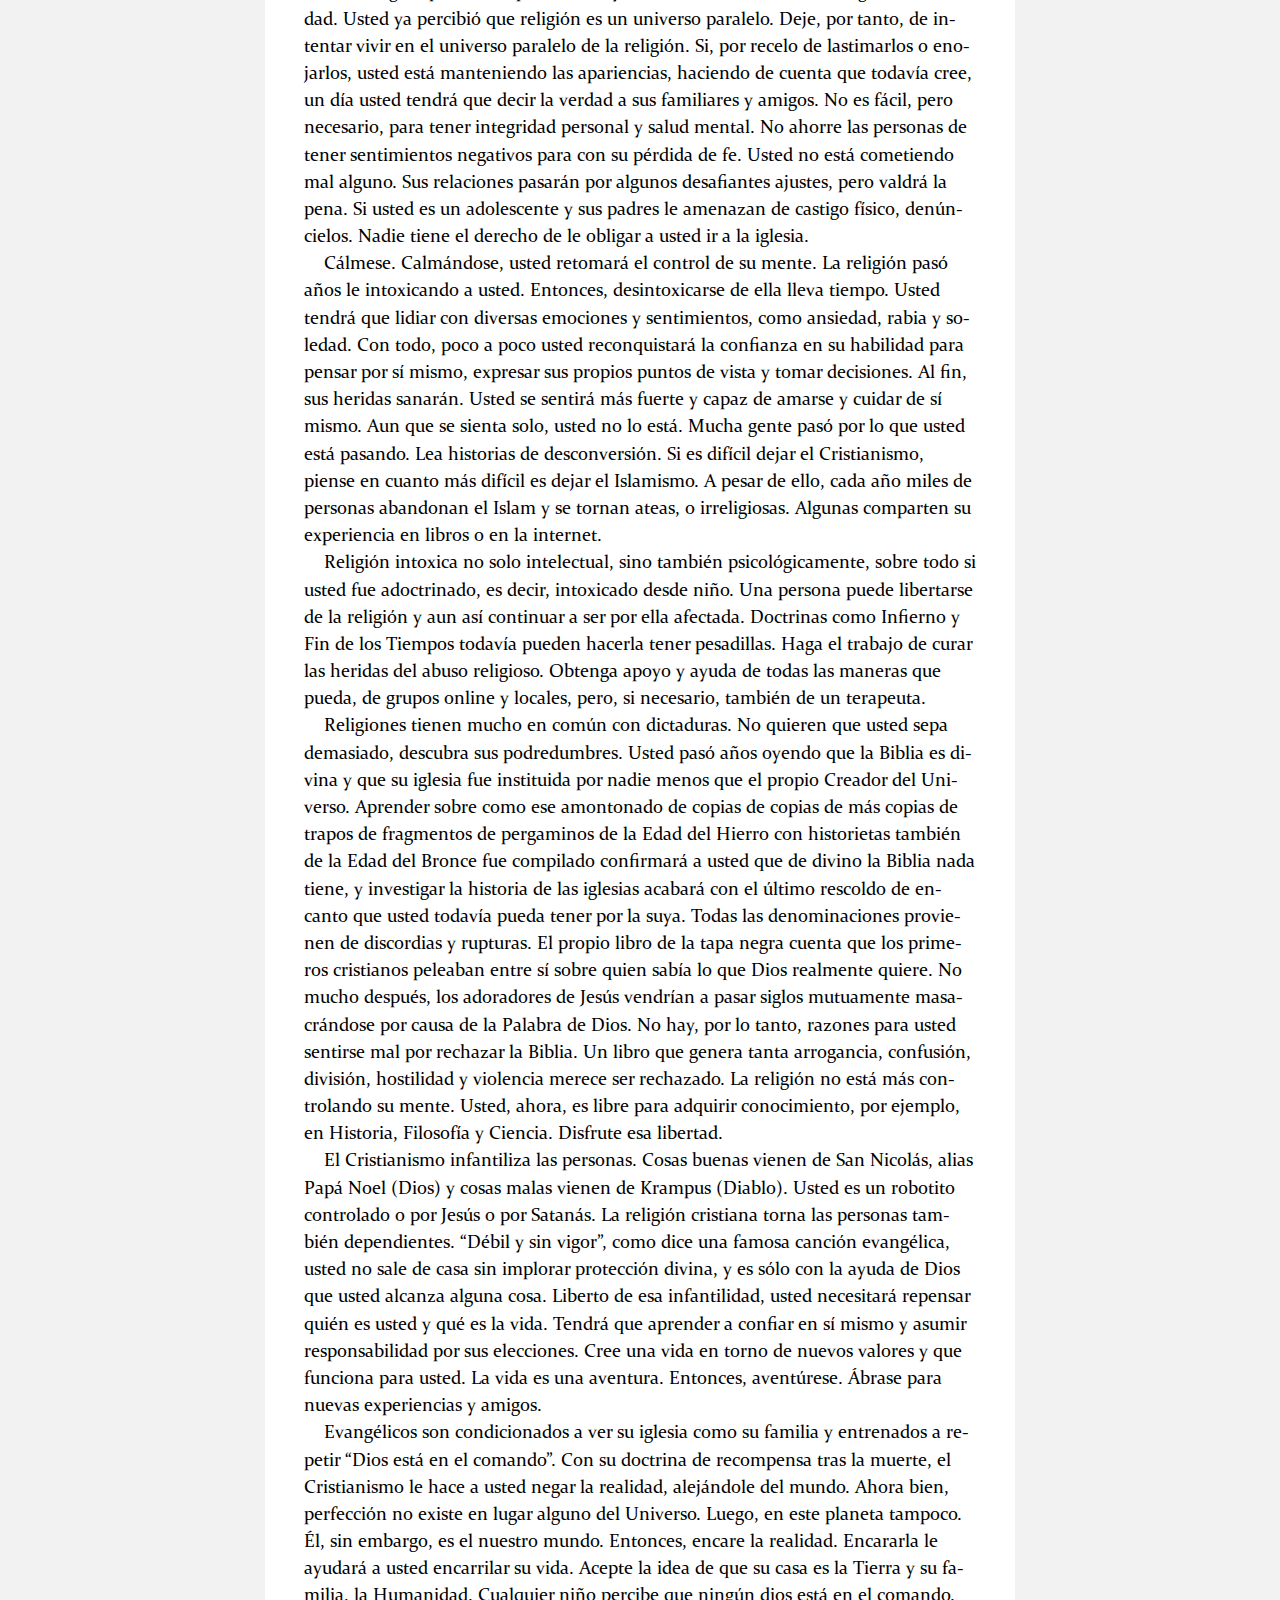
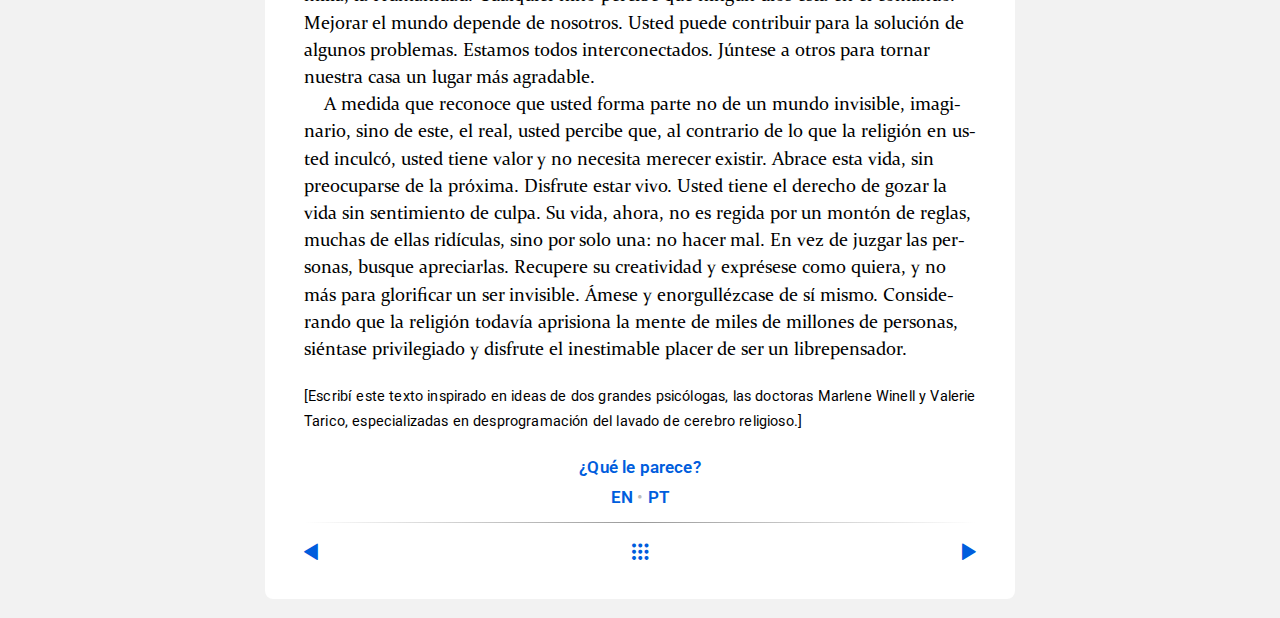
<file: trauma-religioso.html>
<!DOCTYPE html>
<html lang="es">
<head>
	<title>Liberación de las Garras de la Religión — Libre Pensamiento, Humanismo y Ateísmo, de Paulo Bittencourt</title>
	<meta charset="UTF-8">
	<meta name="viewport" content="width=device-width, initial-scale=1">
	<link rel="icon" type="image/svg+xml" href="media/paulo-bittencourt.svg">
	<link rel="stylesheet" type="text/css" href="styles.css">
</head>
<body>
<div class="navigation-top">
	<a href="/">&#9776;&#xfe0e;</a>
</div>
<div class="container">
	<div class="header">
		<a href="/"><img class="logo" alt="Paulo Bitencourt, librepensador, humanista y ateísta" src="media/paulo-bittencourt.svg"></a>
		<h2>
			Paulo Bittencourt
		</h2>
		<h3>
			Libre Pensamiento, Humanismo, Ateísmo
		</h3>
		<h4>
			“No quiero creer, quiero saber.”
		</h4>
		<p class="header-links">
			<a href="libro">Libro</a> • <a href="https://atheism-bittencourt.github.io">English</a> • <a href="https://ateismo-bittencourt.github.io">Português</a> • <a href="https://atheismus-bittencourt.github.io">Deutsch</a>
		</p>
		<hr class="separator-top">
	</div>
	<div class="content">
		<h1>
			Curándose del Síndrome del Trauma Religioso
		</h1>
		<p class="copyright">
			© Paulo Bittencourt
		</p>
		<p class="counseling" style="margin-top: 29px">
			Si dejar de creer en Dios, abandonar la religión o salir de la iglesia le está causando problemas emocionales y usted, por causa de ello, necesita a alguien para conversar y asesoramiento, entre en contacto conmigo.
		</p>
		<h5 style="margin-top: 30px">
			Ayuda Para Dejar la Iglesia
		</h5>
		<p class="below-h5">
			¿Cuál la probabilidad de que una persona que nunca haya seguido religión alguna crea en seres y lugares invisibles? Pues. La mayor prueba de que religión es un lavado de cerebro es que le hace a usted creer en cosas que no existen.
		</p>
		<p>
			Aunque tienen una base común, obviamente las religiones no son iguales. Algunas son peores que otras. En tratándose del Cristianismo, cuanto más biblicista una denominación, más profundo el lavado de cerebro y, consecuentemente, más penosa la desprogramación, que puede llevar más tiempo si la persona, como dicen, fue criada en la iglesia.
		</p>
		<p>
			Quien nunca fue miembro de iglesia, o de una salió con facilidad, no consigue imaginar que el Cristianismo pueda causar traumas psicológicos. Aunque en ella no (más) cree, ve la religión de Jesús como inofensiva. Eso se debe al hecho de que el Cristianismo es antiguo. Fue traído a las Américas hace 500 años por los europeos, que lo practicaban ya hace siglos. Por consiguiente, está enraizado en nuestra cultura. A él acostumbrada, la mayoría de las personas piensa solo en sus doctrinas bonititas, como perdón y caridad. La verdad es que el <i>Nuevo Testamento</i> enseña también cosas con el potencial de generar trastornos emocionales y que pueden continuar a atormentar las personas que ya salieron de la iglesia, por ejemplo:
		</p>
		<ul>
			<li>Alienación de la realidad (El mundo está bajo el dominio del Diablo y es malo. Casi todo es mundano, es decir, pecado. Su mundo es el Cielo).</li>
			<li>Aterrorización (El pecado contra el Espíritu Santo, profecías sobre el fin del mundo y el Juicio Final empavorecen a las personas y infligen miedo a perderse).</li>
			<li>Aversión a erudición (Inteligencia y sabiduría son locuras. El Reino de los Cielos es de los pobres de espíritu).</li>
			<li>Control total (Dios le está vigiando día y noche y anotando en un libro todos sus actos y pensamientos).</li>
			<li>Crueldad (Tortura eterna en un lago de fuego y azufre, inclusive por simplemente dudar).</li>
			<li>Enseñanzas imposibles y malas (Amar a sus enemigos, no preocuparse con el mañana y ser perfecto como Dios. Con fe, todo es posible. No defenderse de agresiones físicas, nunca negar préstamos a las personas, vender todo para seguir a Jesús y por su causa odiar a la propia familia y a la propia vida).</li>
			<li>Fanatismo (Demonios existen, entran en personas, causan enfermedades y tienen que ser expulsos por medio de exorcismo).</li>
			<li>Humillación (Usted es malo de nacimiento, insignificante, indigno, merecedor de castigo y necesitado de salvación).</li>
			<li>Imposición de culpa y vergüenza (Usted también es responsable de la tortura y muerte de Jesús).</li>
			<li>Inferiorización de la mujer (La mujer debe ser sumisa al hombre porque fue creada después de él y para él. Que en el mundo hay desgracias y sufrimientos, que son consecuencias del pecado, es culpa de la mujer).</li>
			<li>Injusticia (Por Eva y Adán haber desobedecido a Dios usted también merece sufrir).</li>
			<li>Promesas absurdas y peligrosas (No es necesario buscar ayuda médica y tomar remedios, pues enfermos pueden ser curados por el poder de la oración).</li>
			<li>Represión sexual (Sentir atracción sexual por una persona sin con ella ser casado es pecado. La homosexualidad es mala y homosexuales merecen morir).</li>
			<li>Sacrificio humano (La crucifixión de Jesús para aplacar la ira de Dios y la glorificación de Abraham y Jefté, que se dispusieron a inmolar sus hijos para Dios).</li>
			<li>Sadismo (Para testar su fe, Dios le hace, o deja, a usted sufrir. Si es perseguido y sufre por causa de Jesús, usted tiene que alegrarse).</li>
			<li>Sumisión incondicional (Todos los gobernantes son instituidos por Dios. Consecuentemente, también los malos).</li>
		</ul>
		<p>
			Librarse de la iglesia es relativamente fácil, comparado con libertarse de la estructura psicológica de la religión cristiana. Ejemplos de patrones mentales reforzados por el Cristianismo:
		</p>
		<ul>
			<li>Detección hiperactiva de culpa (¿Usted conoce alguna otra religión que culpa a las personas hasta por crímenes que ellas no cometieron [la desobediencia de Adán y Eva y la crucifixión de Jesús]? Santiago 5:16 manda a los cristianos confesar sus pecados los unos a los otros, convirtiéndolos en verdaderos halterófilos del músculo de la culpa. Vivimos en un mundo lleno de cosas que debemos y no debemos hacer. Una vez que el Cristianismo biblicista a todo le da un enorme peso, fallas del día a día [cosas que dejamos de hacer y objetivos que no alcanzamos] son vistas como fallas morales).</li>
			<li>Idealizando líderes (Vivir en una nube de ansiedad nos vuelve más susceptibles a demagogos y autoritarios, personas que exudan la autoconfianza que nos falta, transmiten saber lo que es verdad y correcto y cómo solucionar problemas, se alimentan de nuestros miedos y voluntad de ser buenos y hacer el bien. Aprovechandose de que nos sentimos pecadores, nos dicen cómo podemos redimirnos. Exploran nuestro pensamiento dicotómico, reforzando nuestra sensación de que las personas que no comparten nuestra visión de mundo son malas y deben ser silenciadas o derrotadas).</li>
			<li>Los buenos y los malos (Jesús dijo: “El que no está de mi parte está contra mí; y el que conmigo no recoge, esparce”. En el pensamiento en blanco y negro, las personas son o uno de nosotros o uno de ellos, o patriotas o comunistas, o antirracistas o racistas. Discordancia es sinónimo de herejía y separación. Cuando cristianos descubren defectos de figuras públicas, como Bill Gates, las mudan de la caja de los buenos a la caja de los malos. El Cristianismo no ofrece un modelo mental en que las personas son complicadas y, aun así, decentes. Somos todos caídos [según Juan Calvino, totalmente depravados] y o lavados en la sangre de Jesús o herramientas de Satanás).</li>
			<li>Nunca sentirse suficientemente bueno (Visto que son conscientes de sus fallas, muchos cristianos encuentran difícil ellos mismos quedaren fuera de la caja de los malos. Algunos alternan entre “Soy una maravilla” y “Soy una basura”. Otros tienen un irritante crítico interno que les dice que nada de lo que hacen es lo bastante bueno. Después de todo, el patrón bíblico es la perfección).</li>
			<li>Pensamiento todo o nada (No existen pecaditos. Jesús dijo que una persona puede ser arrojada al lago de fuego y azufre apenas por maldecir. Jesús mandó a las personas que sean perfectas. Pedro les manda que sean santas. Cristianos moderados son menospreciados como tibios, por lo que son vomitados de la boca de Dios. Usted está o salvo o perdido. ¿Deporte? Disfrutar no es suficiente. Usted necesita sumergirse en cuerpo y alma [“Sin dolor, sin ganancia”]. ¿Trabajo? Usted es un trabajador de verdad solo si vuelve a la computadora después de la cena. El derecho de fanfarronearse comienza con 60 horas por semana. ¿Política? Cuanto más absolutistas sean sus declaraciones, más seguidores usted ganará).</li>
			<li>Problemas sexuales (Para muchos excristianos, es imposible hablar de culpa sin hablar de sexo. En la Biblia, el sexo tiene tanta gravedad que adulterar y codiciar la mujer del prójimo llegan a dividir la lista de los diez peores pecados con matar y hurtar. A la virginidad y pureza de María [solo una mujer no usada podría ser buena lo suficiente para dar a luz a un hijo perfecto] es dado un valor tremendo. El libro de la tapa negra transmite la idea de que sexo es una cosa inmunda. Prueba de ello es que, tras el coito, hombres y mujeres tenían que purificarse ceremonialmente — a pesar de estar casados. La mayoría de las iglesias, si no todas, considera la masturbación pecado. Algunas hasta juran que ella hace mal a la salud. Confirmando el <i>Viejo Testamento</i>, el <i>Nuevo</i> arroja a todos los homosexuales en la misma olla y los acusa de elegir ser homosexuales, aún por encima por el mero placer de practicar la maldad).</li>
			<li>Ruptura apocalíptica (Excristianos ya no esperan el arrebatamiento, la marca de la Bestia o Jesús montado en un caballo blanco. Aun así, la idea de fin del mundo, ahora en forma, por ejemplo, de holocausto nuclear, pandemia o superpoblación, todavía asombra a muchos de ellos y afecta su cosmovisión).</li>
			<li>Vivir para el mañana (Personas que consagran su vida a Dios se enfocan más en el futuro que en el presente. Para quien tiene la mirada puesta en el premio celestial, las pequeñas maravillas del día a día, que constituyen el centro de la alegría de una vida consciente, son meras distracciones. Una canción cristiana estadounidense sobre el Paraíso dice: “Es una felicidad saber que estoy solo de paso”. El hábito de enfocar en el futuro puede dificultar concentrarse en el presente, ver y disfrutar las bellezas del momento).</li>
		</ul>
		<p>
			Hace algún tiempo usted se dio cuenta de que la Biblia contiene absurdos. Eso genera conflicto interno: usted fue inducido a considerar bueno el Cristianismo, pero, ahora, percibe que el libro en que él está fundamentado enseña también maldades. Por algún motivo, el lavado de cerebro religioso no está más consiguiendo le forzar a usted a justificar las doctrinas perversas de la Palabra de Dios. Además, usted nota que entre mucho de lo que la Biblia dice y la realidad hay una gran discrepancia.
		</p>
		<p>
			Usted quiere libertarse de esa prisión ideológica, pero ese es uno de aquellos casos en que hablar es fácil, hacer es que es difícil. Después de todo, el lavado de cerebro religioso pasó, quién sabe, décadas amenazando a usted de tortura en un lago de fuego y azufre por dudar. En usted, ella inculcó que hesitar es malo y culpa suya: usted está siendo débil y dando oídos al enemigo. Además, muy probablemente toda su familia y todos sus amigos son evangélicos. Tal vez usted hasta trabaje para un miembro de la iglesia. Por ello, usted se siente solo, tiene recelo y no sabe cómo proceder. Estoy seguro de que estas reflexiones le ayudarán:
		</p>
		<p class="revert no-indent">
			Concientícese de que el miedo que usted tal vez todavía tenga de definitivamente romper con la religión fue embutido en usted por ella misma. No es necesario ser un genio para percibir que la amenaza de castigo infernal es un arma para le impedir a usted huir de la prisión religiosa. Es Dios apuntando un revólver a su cabeza y diciendo: “Cree en mí, obedéceme, ámame y adórame, si no…”. Ahora bien, cualquier sistema de ideas que le coaccione a usted aceptar y le intimide a no cuestionar es perverso y merece ser tirado a la basura.
		</p>
		<p>
			Sea honesto consigo mismo. La religión no está más haciendo sentido para usted. Entonces, deje de forzarla a hacer sentido. Exactamente como en una relación abusiva, la religión pone la culpa en usted y le manda esforzarse más. Caiga en la realidad. Usted ya percibió que religión es un universo paralelo. Deje, por tanto, de intentar vivir en el universo paralelo de la religión. Si, por recelo de lastimarlos o enojarlos, usted está manteniendo las apariencias, haciendo de cuenta que todavía cree, un día usted tendrá que decir la verdad a sus familiares y amigos. No es fácil, pero necesario, para tener integridad personal y salud mental. No ahorre las personas de tener sentimientos negativos para con su pérdida de fe. Usted no está cometiendo mal alguno. Sus relaciones pasarán por algunos desafiantes ajustes, pero valdrá la pena. Si usted es un adolescente y sus padres le amenazan de castigo físico, denúncielos. Nadie tiene el derecho de le obligar a usted ir a la iglesia.
		</p>
		<p>
			Cálmese. Calmándose, usted retomará el control de su mente. La religión pasó años le intoxicando a usted. Entonces, desintoxicarse de ella lleva tiempo. Usted tendrá que lidiar con diversas emociones y sentimientos, como ansiedad, rabia y soledad. Con todo, poco a poco usted reconquistará la confianza en su habilidad para pensar por sí mismo, expresar sus propios puntos de vista y tomar decisiones. Al fin, sus heridas sanarán. Usted se sentirá más fuerte y capaz de amarse y cuidar de sí mismo. Aun que se sienta solo, usted no lo está. Mucha gente pasó por lo que usted está pasando. Lea historias de desconversión. Si es difícil dejar el Cristianismo, piense en cuanto más difícil es dejar el Islamismo. A pesar de ello, cada año miles de personas abandonan el Islam y se tornan ateas, o irreligiosas. Algunas comparten su experiencia en libros o en la internet.
		</p>
		<p>
			Religión intoxica no solo intelectual, sino también psicológicamente, sobre todo si usted fue adoctrinado, es decir, intoxicado desde niño. Una persona puede libertarse de la religión y aun así continuar a ser por ella afectada. Doctrinas como Infierno y Fin de los Tiempos todavía pueden hacerla tener pesadillas. Haga el trabajo de curar las heridas del abuso religioso. Obtenga apoyo y ayuda de todas las maneras que pueda, de grupos online y locales, pero, si necesario, también de un terapeuta.
		</p>
		<p>
			Religiones tienen mucho en común con dictaduras. No quieren que usted sepa demasiado, descubra sus podredumbres. Usted pasó años oyendo que la Biblia es divina y que su iglesia fue instituida por nadie menos que el propio Creador del Universo. Aprender sobre como ese amontonado de copias de copias de más copias de trapos de fragmentos de pergaminos de la Edad del Hierro con historietas también de la Edad del Bronce fue compilado confirmará a usted que de divino la Biblia nada tiene, y investigar la historia de las iglesias acabará con el último rescoldo de encanto que usted todavía pueda tener por la suya. Todas las denominaciones provienen de discordias y rupturas. El propio libro de la tapa negra cuenta que los primeros cristianos peleaban entre sí sobre quien sabía lo que Dios realmente quiere. No mucho después, los adoradores de Jesús vendrían a pasar siglos mutuamente masacrándose por causa de la Palabra de Dios. No hay, por lo tanto, razones para usted sentirse mal por rechazar la Biblia. Un libro que genera tanta arrogancia, confusión, división, hostilidad y violencia merece ser rechazado. La religión no está más controlando su mente. Usted, ahora, es libre para adquirir conocimiento, por ejemplo, en Historia, Filosofía y Ciencia. Disfrute esa libertad.
		</p>
		<p>
			El Cristianismo infantiliza las personas. Cosas buenas vienen de San Nicolás, alias Papá Noel (Dios) y cosas malas vienen de Krampus (Diablo). Usted es un robotito controlado o por Jesús o por Satanás. La religión cristiana torna las personas también dependientes. “Débil y sin vigor”, como dice una famosa canción evangélica, usted no sale de casa sin implorar protección divina, y es sólo con la ayuda de Dios que usted alcanza alguna cosa. Liberto de esa infantilidad, usted necesitará repensar quién es usted y qué es la vida. Tendrá que aprender a confiar en sí mismo y asumir responsabilidad por sus elecciones. Cree una vida en torno de nuevos valores y que funciona para usted. La vida es una aventura. Entonces, aventúrese. Ábrase para nuevas experiencias y amigos.
		</p>
		<p>
			Evangélicos son condicionados a ver su iglesia como su familia y entrenados a repetir “Dios está en el comando”. Con su doctrina de recompensa tras la muerte, el Cristianismo le hace a usted negar la realidad, alejándole del mundo. Ahora bien, perfección no existe en lugar alguno del Universo. Luego, en este planeta tampoco. Él, sin embargo, es el nuestro mundo. Entonces, encare la realidad. Encararla le ayudará a usted encarrilar su vida. Acepte la idea de que su casa es la Tierra y su familia, la Humanidad. Cualquier niño percibe que ningún dios está en el comando. Mejorar el mundo depende de nosotros. Usted puede contribuir para la solución de algunos problemas. Estamos todos interconectados. Júntese a otros para tornar nuestra casa un lugar más agradable.
		</p>
		<p>
			A medida que reconoce que usted forma parte no de un mundo invisible, imaginario, sino de este, el real, usted percibe que, al contrario de lo que la religión en usted inculcó, usted tiene valor y no necesita merecer existir. Abrace esta vida, sin preocuparse de la próxima. Disfrute estar vivo. Usted tiene el derecho de gozar la vida sin sentimiento de culpa. Su vida, ahora, no es regida por un montón de reglas, muchas de ellas ridículas, sino por solo una: no hacer mal. En vez de juzgar las personas, busque apreciarlas. Recupere su creatividad y exprésese como quiera, y no más para glorificar un ser invisible. Ámese y enorgullézcase de sí mismo. Considerando que la religión todavía aprisiona la mente de miles de millones de personas, siéntase privilegiado y disfrute el inestimable placer de ser un librepensador.
		</p>
		<p class="footer">
			[Escribí este texto inspirado en ideas de dos grandes psicólogas, las doctoras Marlene Winell y Valerie Tarico, especializadas en desprogramación del lavado de cerebro religioso.]
		</p>
		<p class="languages-links">
			<a href="mailto:&#x6c;&#105;&#98;&#101;&#114;&#97;&#116;&#101;&#100;&#102;&#114;&#111;&#109;&#114;&#101;&#108;&#105;&#103;&#105;&#111;&#110;&commat;&#x67;&#x6d;&#x61;&#x69;&#x6c;&period;&#x63;&#x6f;&#x6d;?subject=Mi%20opinión">¿Qué le parece?</a><br>
			<a href="https://atheism-bittencourt.github.io/religious-trauma">EN</a> • <a href="https://ateismo-bittencourt.github.io/trauma-religioso">PT</a>
		</p>
		<hr class="separator-bottom">
		<div class="navigation-bottom">
			<div class="navigation-arrows">
				<a href="libre-pensamiento">&#9664;&#xfe0e;</a>
			</div>
			<div style="margin: 0 auto">
				<a href="/">&#9776;&#xfe0e;</a>
			</div>
			<div class="navigation-arrows" style="text-align: right">
				<a href="citas">&#9654;&#xfe0e;</a>
			</div>
		</div>
	</div>
</div>
</body>
</html>
</file>
<file: styles.css>
@font-face {
    font-family: 'Constantia';
    src: url('media/Font-Constantia.woff2') format('woff2');
    font-weight: normal;
    font-style: normal;
    font-display: swap;
}
@font-face {
    font-family: 'Constantia';
    src: url('media/Font-Constantia-Bold.woff2') format('woff2');
    font-weight: bold;
    font-style: normal;
    font-display: swap;
}
@font-face {
    font-family: 'Constantia';
    src: url('media/Font-Constantia-Italic.woff2') format('woff2');
    font-weight: normal;
    font-style: italic;
    font-display: swap;
}
@font-face {
    font-family: 'Constantia';
    src: url('media/Font-Constantia-Italic-Bold.woff2') format('woff2');
    font-weight: bold;
    font-style: italic;
    font-display: swap;
}
@font-face {
    font-family: 'Roboto';
    src: url('media/Font-Roboto.woff2') format('woff2');
    font-weight: normal;
    font-style: normal;
    font-display: swap;
}
@font-face {
    font-family: 'Roboto';
    src: url('media/Font-Roboto-Semi-Bold.woff2') format('woff2');
    font-weight: bold;
    font-style: normal;
    font-display: swap;
}
@font-face {
    font-family: 'Roboto';
    src: url('media/Font-Roboto-Italic.woff2') format('woff2');
    font-weight: normal;
    font-style: italic;
    font-display: swap;
}

/*
@font-face {
font-family: 'Roboto';
src: url('media/Font-Roboto-Italic-Semi-Bold.woff2') format('woff2');
font-weight: bold;
font-style: italic;
font-display: swap;
}
*/

html, body
{
	background: #f2f2f2;
	color: #000;
	font-family: 'Constantia', Georgia, Serif;
	font-size: 1rem;
	hyphens: auto;
	line-height: 1.7;
	margin: 0 auto;
	padding: 0;
	/* text-align: justify; */
	width: 750px;
}

a
{
	color: #005ddd;
	font-weight: bold;
	outline: 0;
	text-decoration: none;
}

.arrow
{
	color: #999;
	font-family: 'Constantia';
}

.below-copyright
{
	margin: 20px 0px 0px 0px;
	text-indent: 0px;
}

img.below-copyright
{
	border-radius: 4px;
	margin-top: 29px;
}

.below-covers
{
	margin: 4px 0px 0px 0px;
	text-indent: 0px;
}

.below-h1
{
	margin: 20px 0px 0px 0px;
	text-indent: 0px;
}

img.below-h1
{
	border-radius: 4px;
	margin-top: 29px;
}

.below-h5
{
	margin: 20px 0px 0px 0px;
	text-indent: 0px;
}

.below-quote { margin-top: -4px; }

.below-quote-author
{
	margin: 21px 0px 0px 0px;
	text-indent: 0px;
}

.below-quote-source
{
	margin: -3px 0px 0px 0px;
	text-indent: 0px;
}

.caption
{
	font-family: 'Roboto', Sans-Serif;
	font-size: 1.05rem;
	letter-spacing: 0.01rem;
	line-height: 1.2;
	text-align: center;
	text-indent: 0px;
	text-wrap: balance;
}

.center { text-align: center; }
cite { font-style: normal; }

.contact-links
{
	font-size: 0.9rem;
	margin: 39px 0px 26px 0px;
}

.contact-links p
{
	margin: 0;
	padding-left: 20px;
	text-indent: -20px;
}

.container
{
	background-color: #fff;
	background-image: url('media/container-background.jpg');
	background-position: top;
	background-repeat: no-repeat;
	background-size: contain;
	border-radius: 8px;
	margin-bottom: 19px;
	margin-top: 19px;
}

.content { padding: 0px 39px 37px 39px; }

.copyright
{
	color: #999;
	font-family: 'Roboto', Sans-Serif;
	font-size: 1.05rem;
	letter-spacing: 0.01rem;
	margin: -1px 0px 0px 0px;
	text-align: center;
	text-indent: 0px;
}

.counseling
{
	background-color: #f5f5f5;
	border-radius: 10px;
	font-family: 'Roboto', Sans-Serif;
	font-size: 1.05rem;
	letter-spacing: 0.01rem;
	margin: 29px 22px 0px 22px;
	padding: 20px;
	text-align: center;
	text-indent: 0px;
}

.counseling li { text-align: left; }

.covers
{
	margin-top: 13px;
	width: 40%;
}

.footer
{
	font-family: 'Roboto', Sans-Serif;
	font-size: 0.9rem;
	letter-spacing: 0.01rem;
	margin-top: 21px;
	text-indent: 0px;
}

.green-button
{
	background: #4e8e01;
	border-radius: 4px;
	color: #fff;
	display: inline-block;
	font-family: 'Roboto', Sans-Serif;
	font-size: 1.1rem;
	font-weight: bold;
	letter-spacing: 0.01rem;
	line-height: 1.2;
	padding: 11px 13px;
	text-align: center;
}

h1
{
	font-family: 'Roboto', Sans-Serif;
	font-size: 1.7rem;
	font-weight: normal;
	line-height: 1.25;
	margin: 30px 0px 0px 0px;
	text-align: center;
	text-wrap: balance;
}

h2
{
	font-family: 'Roboto', Sans-Serif;
	font-size: 1.5rem;
	margin: -6px 0px 0px 0px;
	text-wrap: balance;
}

h3
{
	font-family: 'Roboto', Sans-Serif;
	font-size: 1.2rem;
	margin: -6px 0px 0px 0px;
	text-wrap: balance;
}

h4
{
	font-family: 'Roboto', Sans-Serif;
	font-size: 1.1rem;
	font-weight: normal;
	margin: 0px;
	text-align: center;
	text-wrap: balance;
}

h5
{
	font-family: 'Roboto', Sans-Serif;
	font-size: 1.5rem;
	font-weight: normal;
	line-height: 1.35;
	margin: 35px 0px 0px 0px;
	text-align: center;
	text-wrap: balance;
}

h6
{
	font-family: 'Roboto', Sans-Serif;
	font-size: 1.3rem;
	font-weight: normal;
	line-height: 1.4;
	margin: 0px;
	text-align: center;
	text-wrap: balance;
}

.header
{
	font-family: 'Roboto', Sans-Serif;
	hyphens: none;
	letter-spacing: 0.01rem;
	padding: 0px 14px 0px 14px;
	text-align: center;
}

.header-links
{
	color: #bbb;
	font-size: 1rem;
	line-height: 1.3;
	margin-top: 21px;
	text-indent: 0px;
}

img { max-width: 100%; }
.indent { text-indent: 20px; }
.index-links { margin-top: 23px; }

.index-links h5
{
	font-family: 'Constantia', Georgia, Serif;
	font-size: 1.1rem;
	line-height: 1.4;
	margin: 15px 0px;
}

.languages-links
{
	color: #bbb;
	font-family: 'Roboto', Sans-Serif;
	font-size: 1.05rem;
	letter-spacing: 0.01rem;
	line-height: 1.75;
	margin-top: 18px;
	text-align: center;
	text-indent: 0px;
}

.languages-links-below-quote-author
{
	color: #bbb;
	font-family: 'Roboto', Sans-Serif;
	font-size: 1.05rem;
	letter-spacing: 0.01rem;
	margin-top: 19px;
	text-align: center;
	text-indent: 0px;
}

li
{
	font-family: 'Roboto', Sans-Serif;
	font-size: 1.05rem;
	letter-spacing: 0.01rem;
}

li:not(:first-child) { margin-top: 5px; }

.logo
{
	filter: drop-shadow(0px 0px 15px #fff);
	margin-top: 19px;
	width: 190px;
}

.navigation-top
{
	position: fixed;
	top: 20px;
	left: 20px;
	font-size: 1.5rem;
	line-height: 1;
}

.navigation-bottom
{
	display: grid;
	grid-template-columns: 1fr 1fr 1fr;
	line-height: 1;
	margin-top: 23px;
}

.navigation-bottom-arrows { font-size: 1.2rem; }

.navigation-bottom-button
{
	font-size: 1.2rem;
	text-align: center;
}

.no-indent { text-indent: 0px; }
.numbered-quotes { margin: 1px 0px; }

ol
{
	margin: 20px 0px 20px -19px;
	text-align: initial;
}

p
{
	margin: 0px;
	text-indent: 20px;
}

.photography-album
{
	display: grid;
	grid-template-columns: repeat(5, 1fr);
	grid-template-rows: repeat(9, 1fr);
	margin-top: 22px;
}

.photography-album div
{
	margin-top: -9px;
	outline: solid 2px #fff;
}

.poem
{
	margin-left: 40px;
	text-indent: -40px;
}

.quote
{
	font-family: 'Roboto', Sans-Serif;
	font-size: 1.2rem;
	font-weight: bold;
	letter-spacing: 0.01rem;
	line-height: 1.4;
	margin: 20px 40px 0px 40px;
	text-align: left;
	text-indent: -0.75ch;
}

.quote-author
{
	display: block;
	font-size: 1.1rem;
	font-weight: normal;
	line-height: 1.5;
	margin: 5px 0px;
	text-align: right;
}

.quotes-from-books
{
	font-family: 'Roboto', Sans-Serif;
	font-size: 1.05rem;
	letter-spacing: 0.01rem;
	margin: 20px 0px 20px 20px;
	text-indent: 0px;
}

.quote-number
{
	font-family: 'Roboto', Sans-Serif;
	font-size: 0.9rem;
	margin-top: 25px;
	text-align: center;
	text-indent: 0px;
}

.quote-source
{
	display: block;
	font-size: 1rem;
	font-weight: normal;
	margin: -11px 0px 26px 0px;
	text-align: right;
}

.religions-symbols
{
	color: #999;
	font-size: 1.3rem;
	line-height: 0;
	margin-top: 39px;
	margin-bottom: 34px;
	text-align: center;
	text-indent: 0px;
}

.revert { margin: 20px 0px 0px 0px; }

.roboto
{
	font-family: 'Roboto', Sans-Serif;
	font-size: 1.05rem;
	letter-spacing: 0.01rem;
}

.separator-top
{
	background-image: linear-gradient(to right, rgba(0, 0, 0, 0), rgba(153, 153, 153, 1), rgba(0, 0, 0, 0));
	border: 0;
	height: 1px;
	margin-top: 12px;
}

.separator-bottom
{
	background-image: linear-gradient(to right, rgba(0, 0, 0, 0), rgba(153, 153, 153, 1), rgba(0, 0, 0, 0));
	border: 0;
	height: 1px;
	margin-top: 8px;
}

.separator-bottom-no-languages-links
{
	background-image: linear-gradient(to right, rgba(0, 0, 0, 0), rgba(153, 153, 153, 1), rgba(0, 0, 0, 0));
	border: 0;
	height: 1px;
	margin-top: 31px;
}

ul
{
	margin: 20px 0px 20px -19px;
	text-align: initial;
}

.video
{
	height: 0;
	padding-bottom: 56.25%;
	position: relative;
}

.video iframe
{
	position: absolute;
	top: 0;
	left: 0;
	width: 100%;
	height: 100%;
}

@media only screen and (max-width: 749px)
{
	html, body
	{
		background: #fff;
		text-align: initial;
		width: 100%;
	}

	.below-covers { margin: 7px 0px 0px 0px; }

	.container
	{
		background-image: url('media/container-background-mobile.jpg');
		border-radius: 0px;
		margin: 0px;
	}

	.content { padding: 0px 14px 16px 14px; }

	.covers
	{
		margin-top: 16px;
		width: 60%;
	}

	.logo { margin-top: 14px; }

	.navigation-top
	{
		top: 18px;
		left: 14px;
		-webkit-text-stroke: 2px #fff;
		text-stroke: 2px #fff;
		paint-order: stroke fill;
	}

	.navigation-bottom-arrows { font-size: 1.19rem; }
	.navigation-bottom-button { font-size: 1.2rem; }
}
</file>
